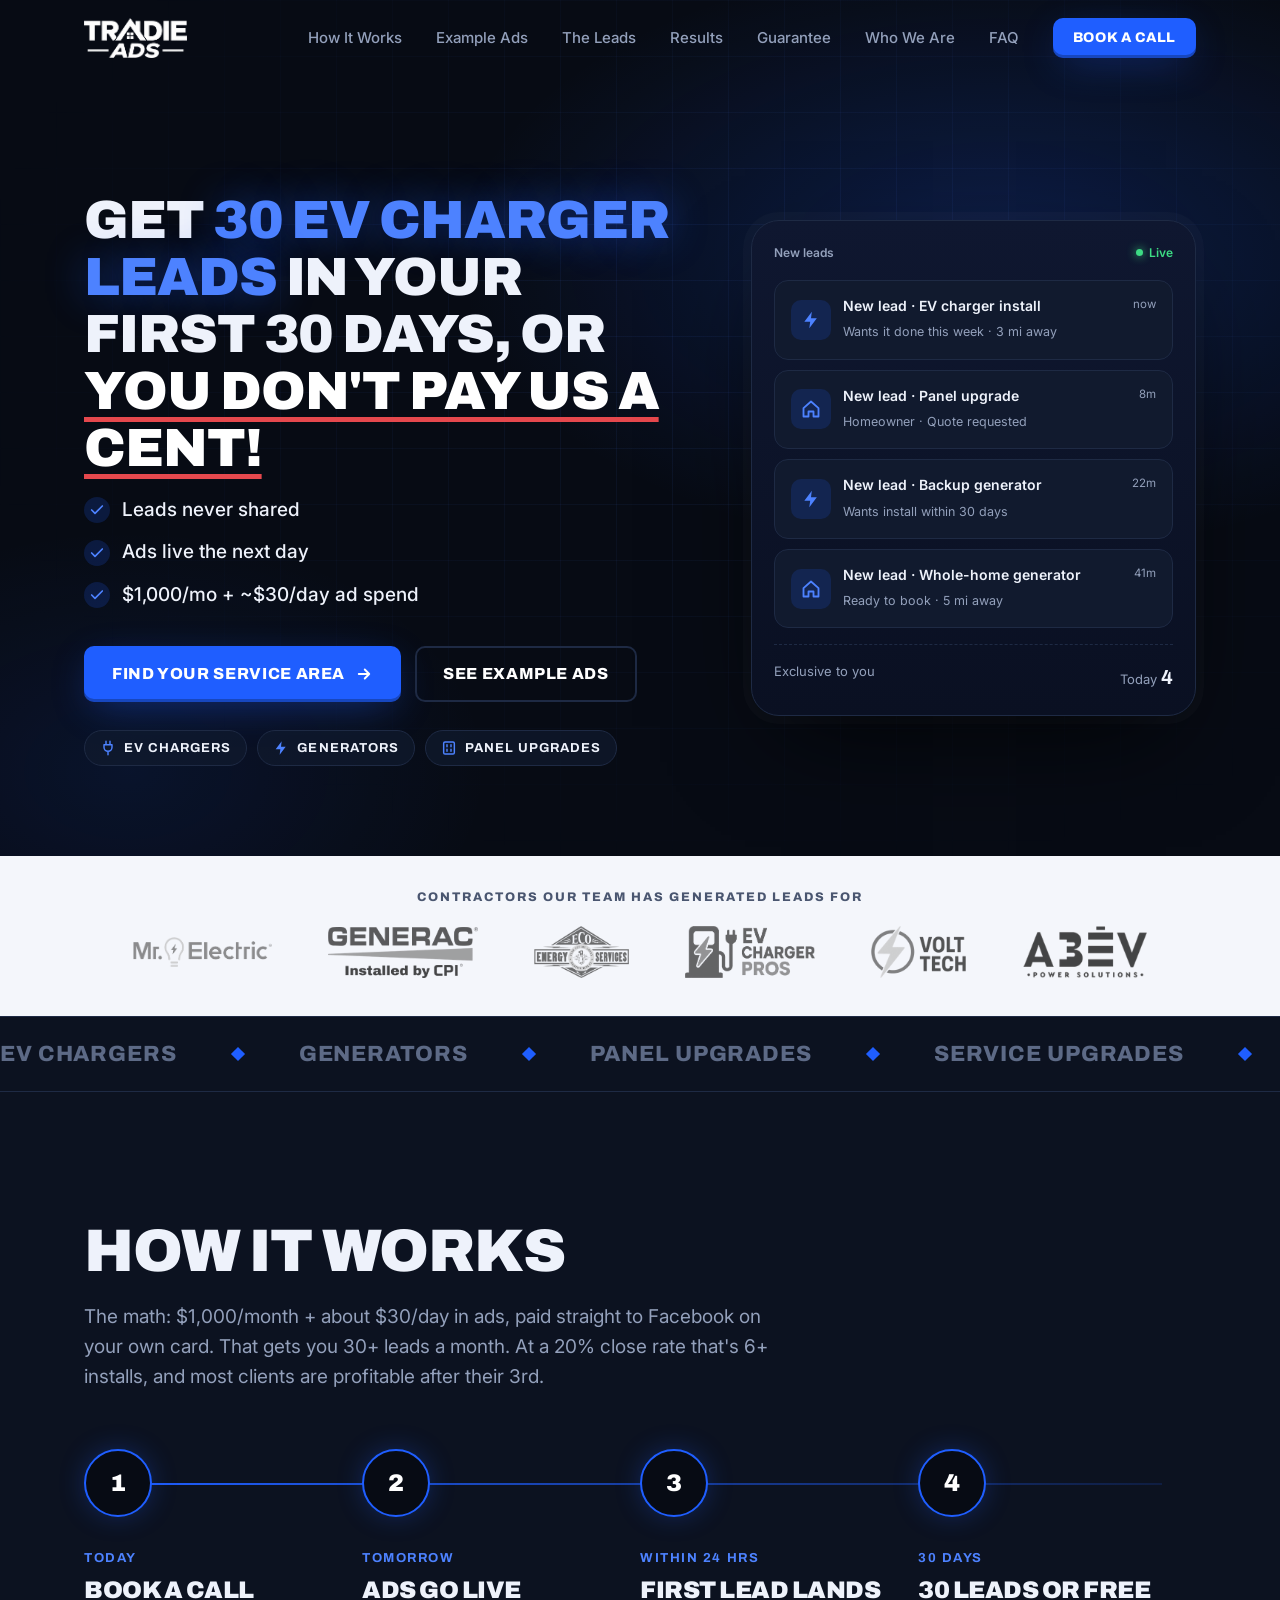
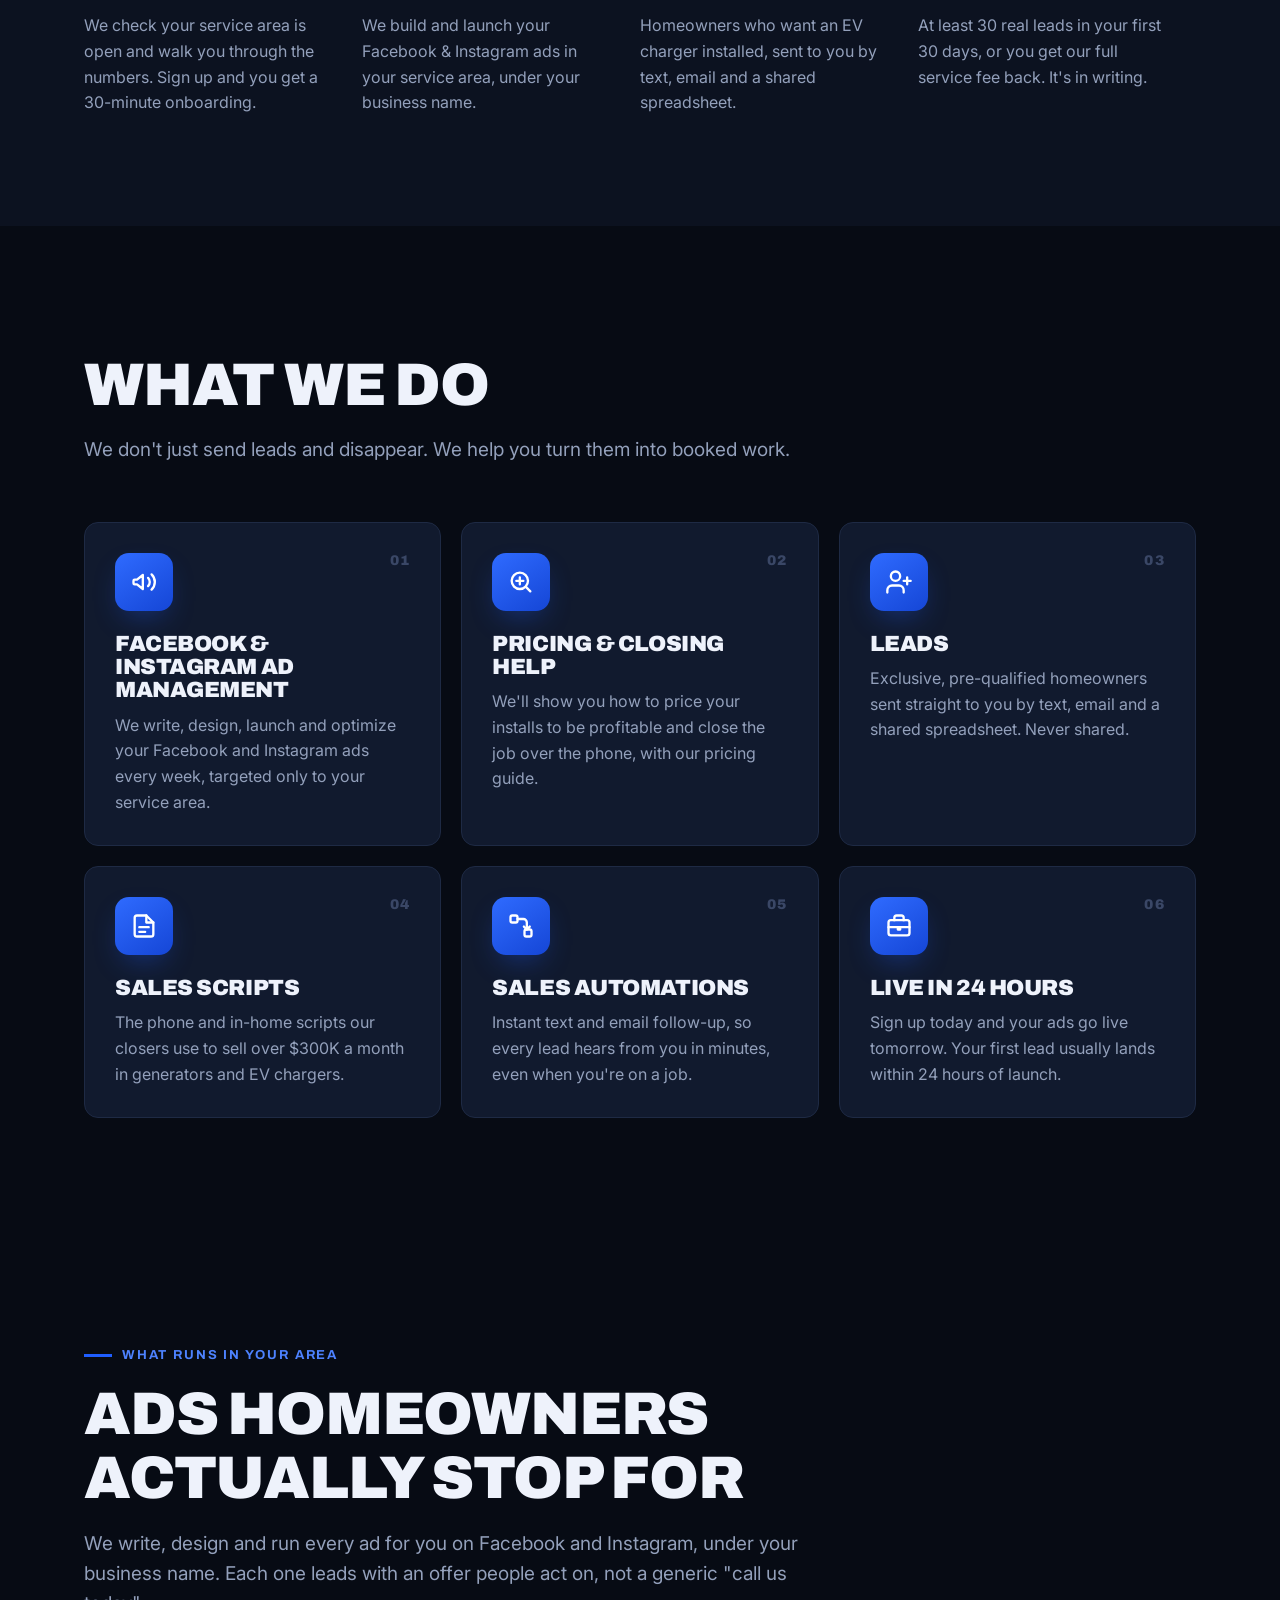
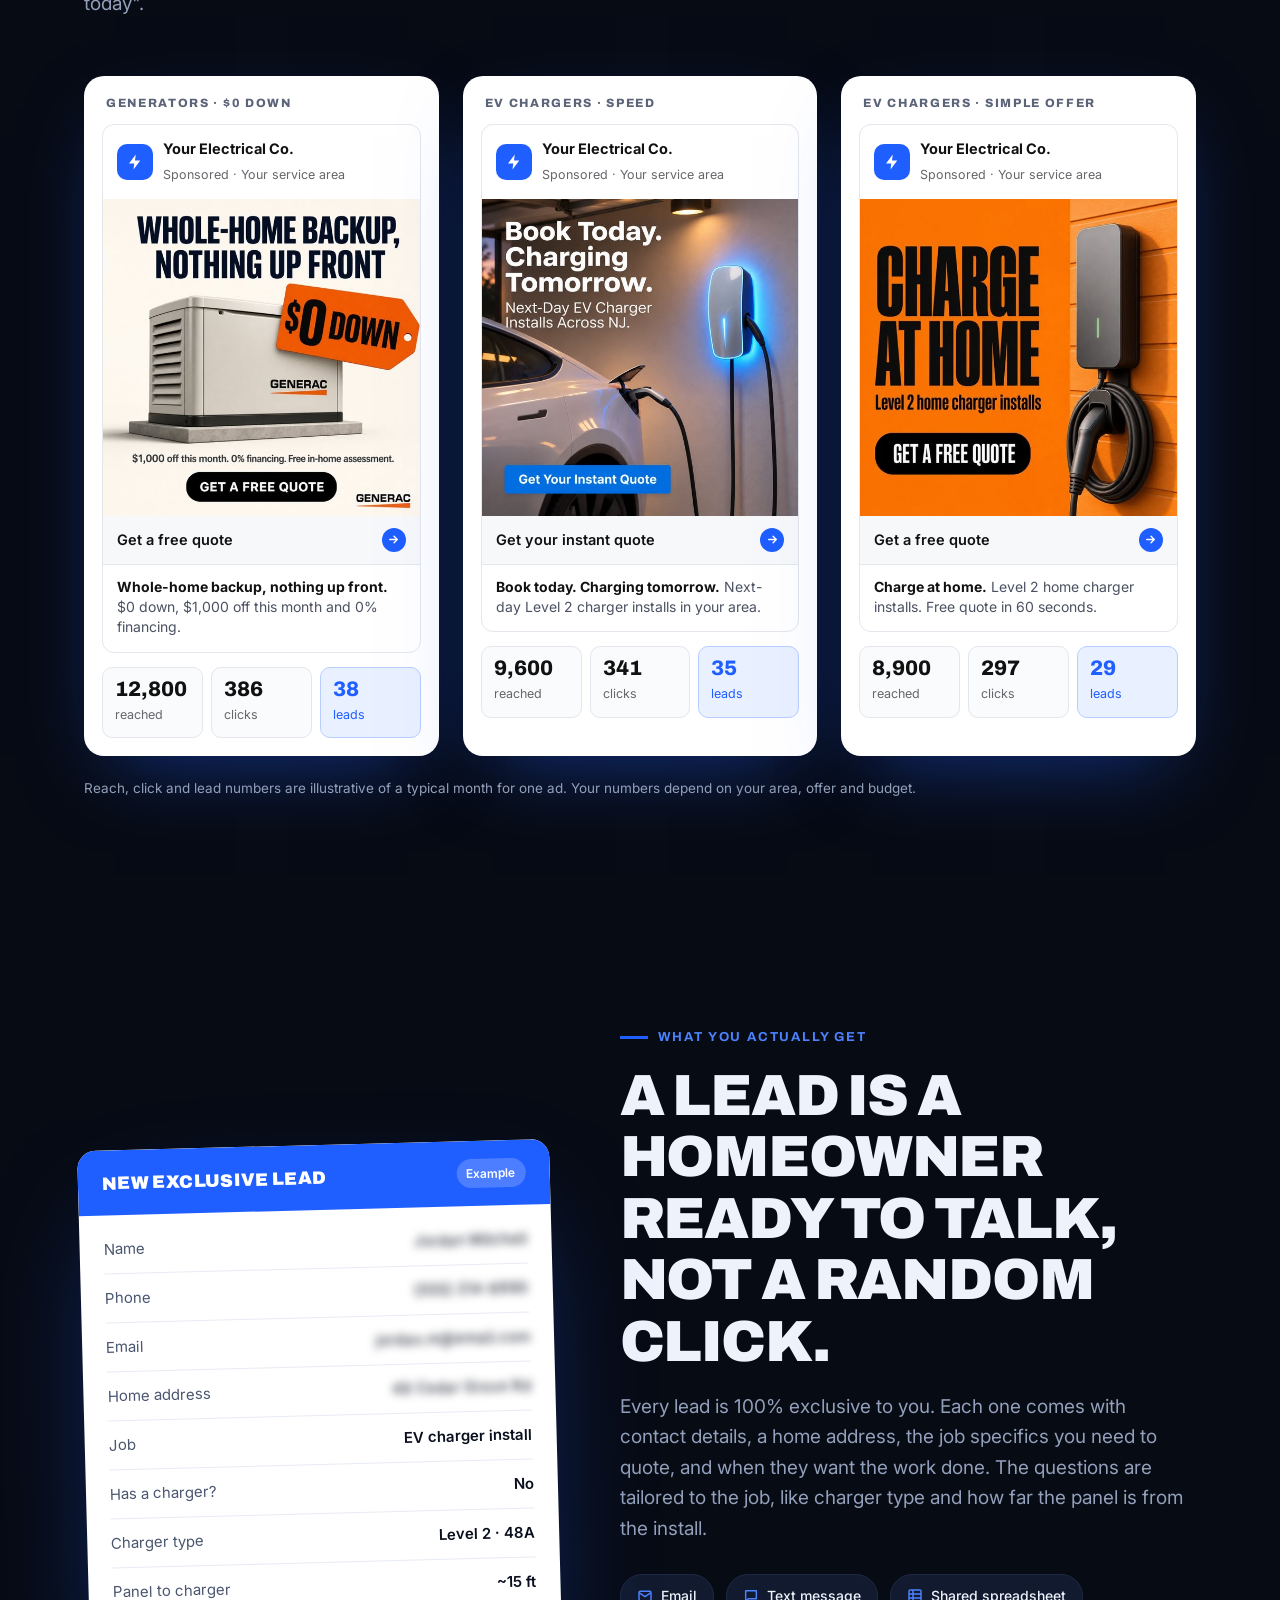
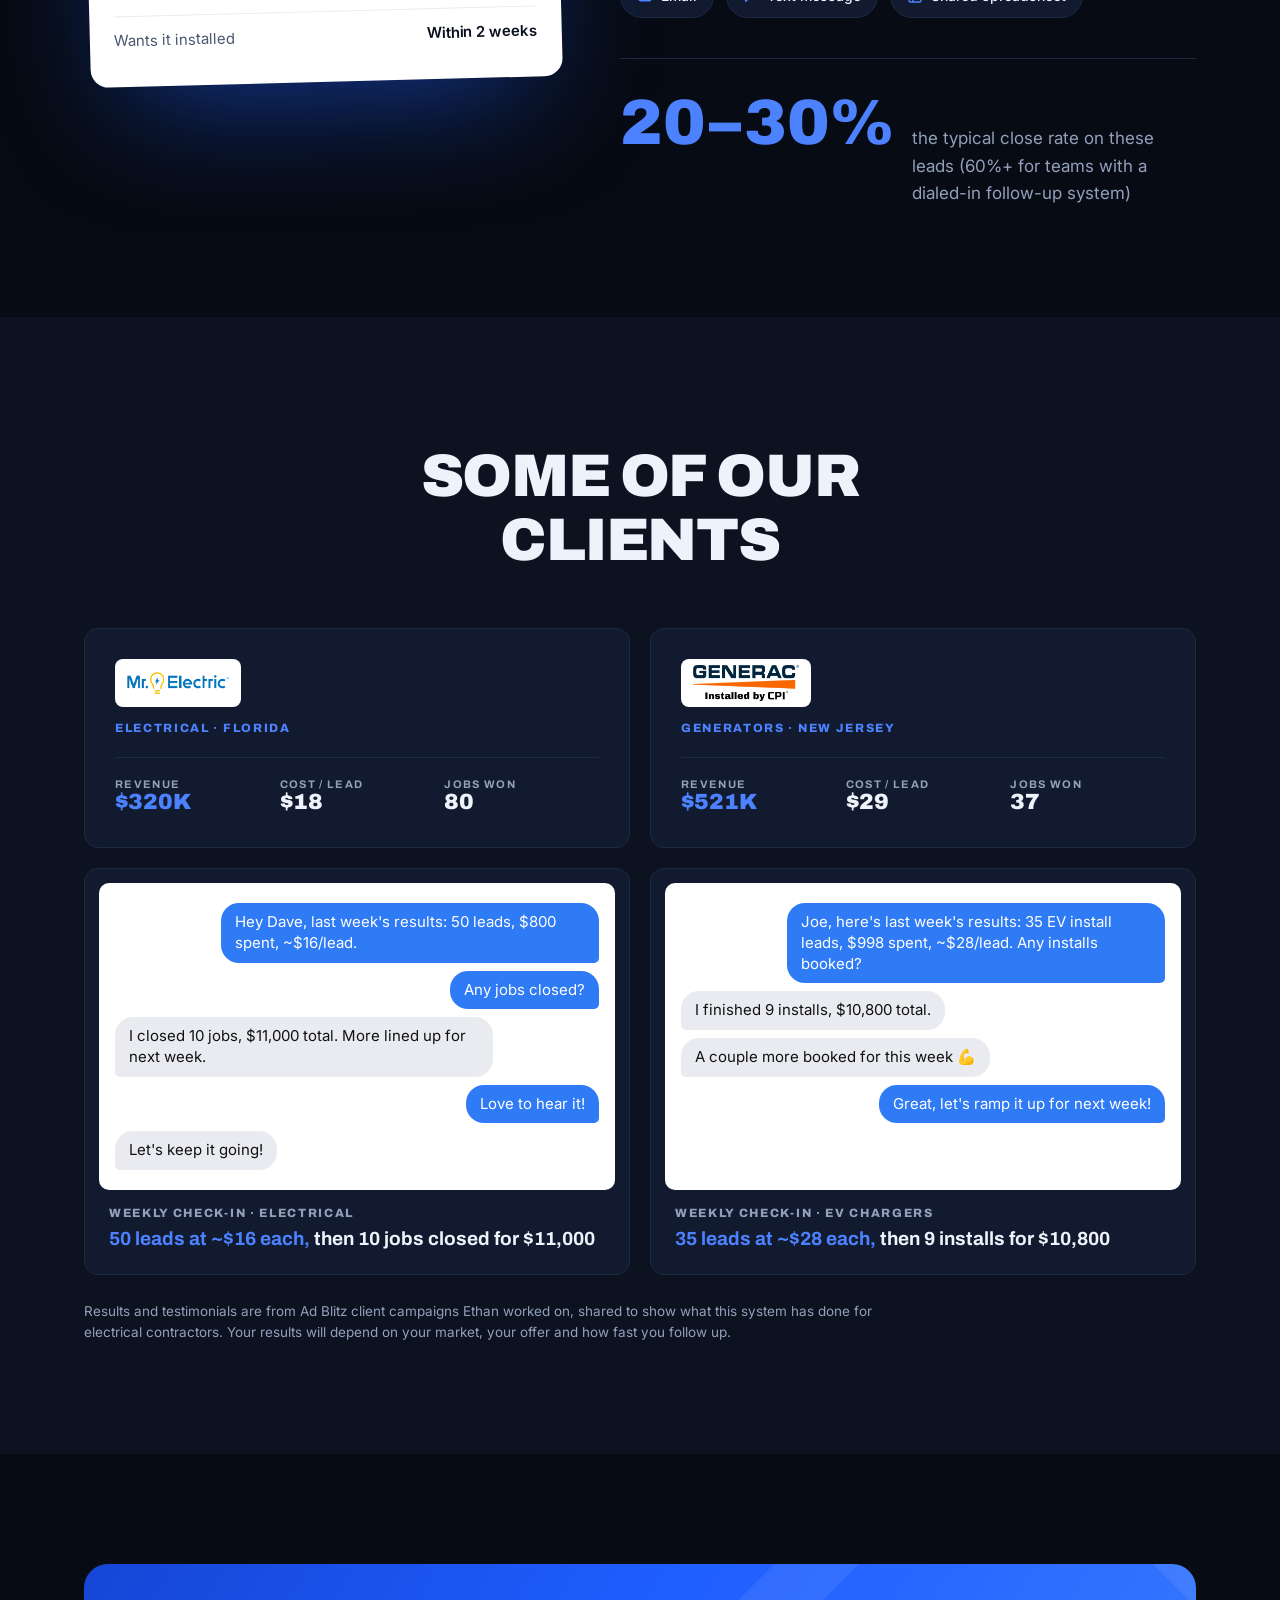
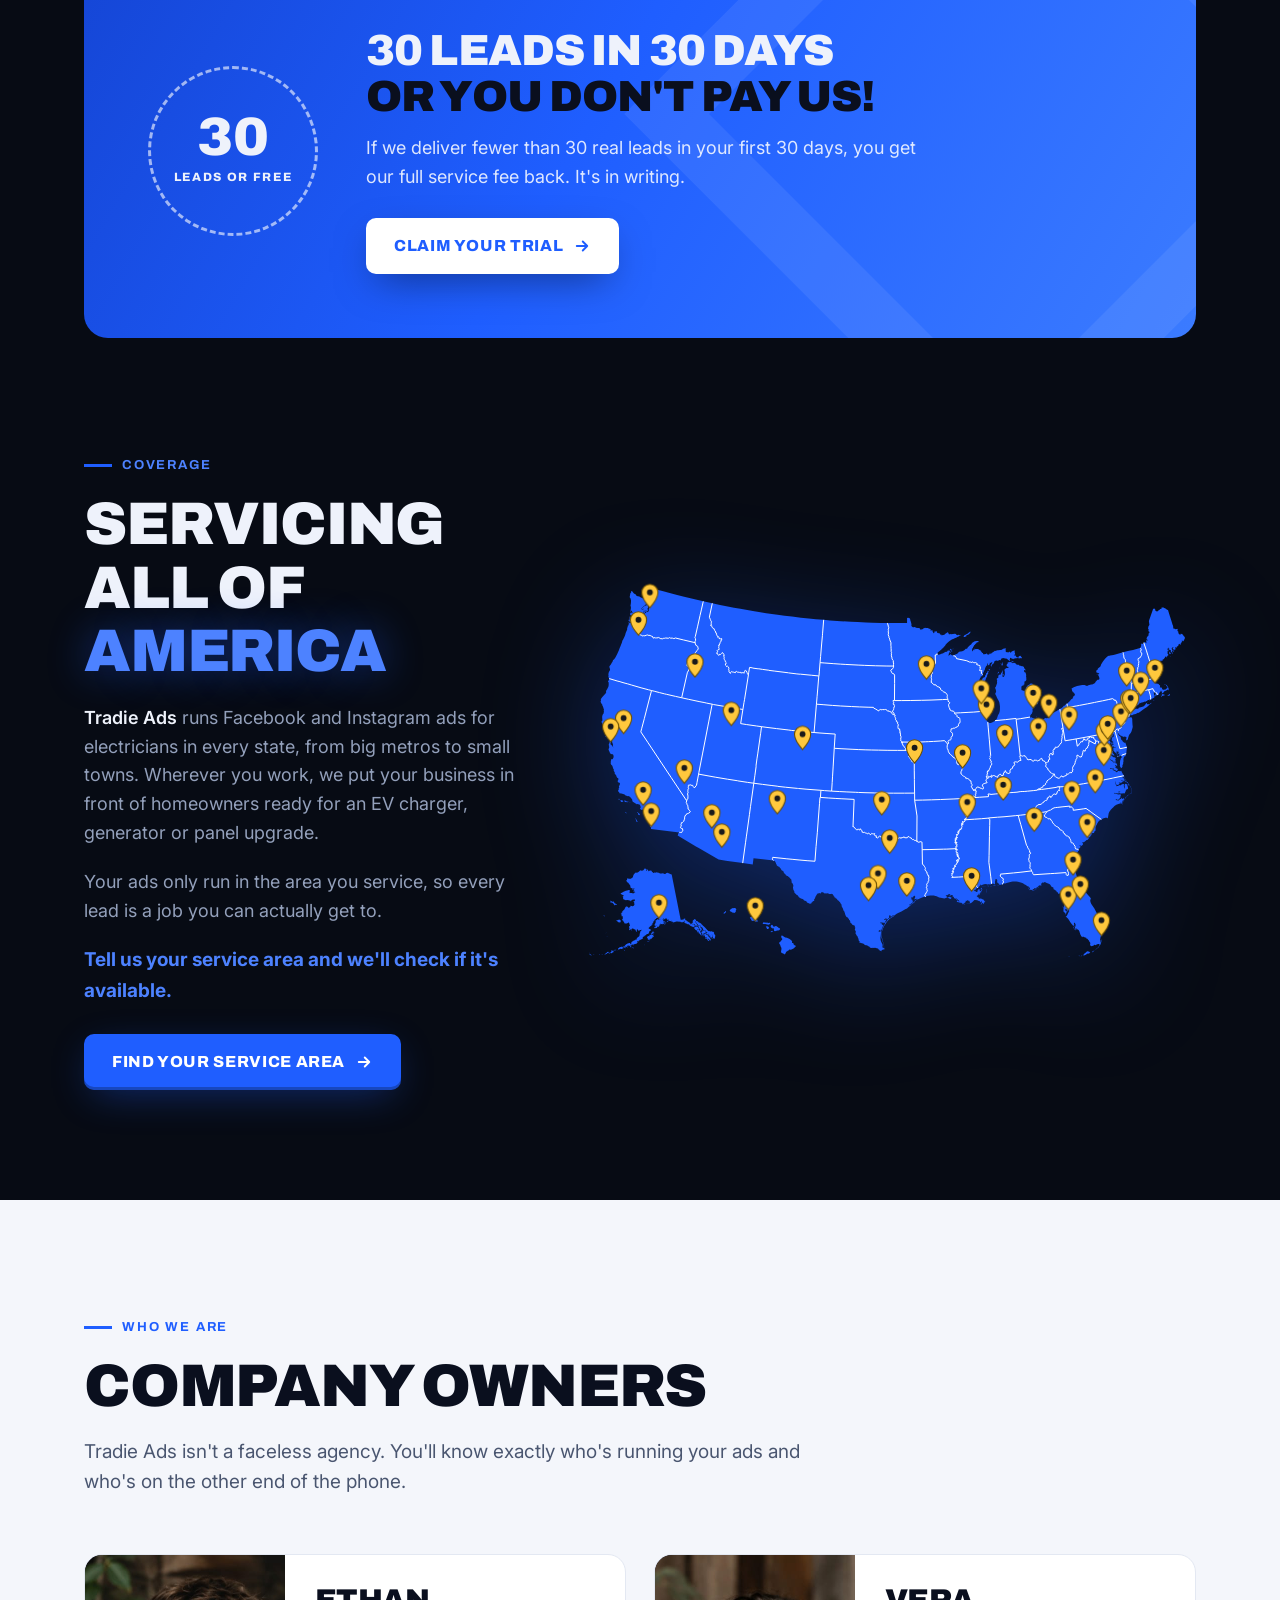
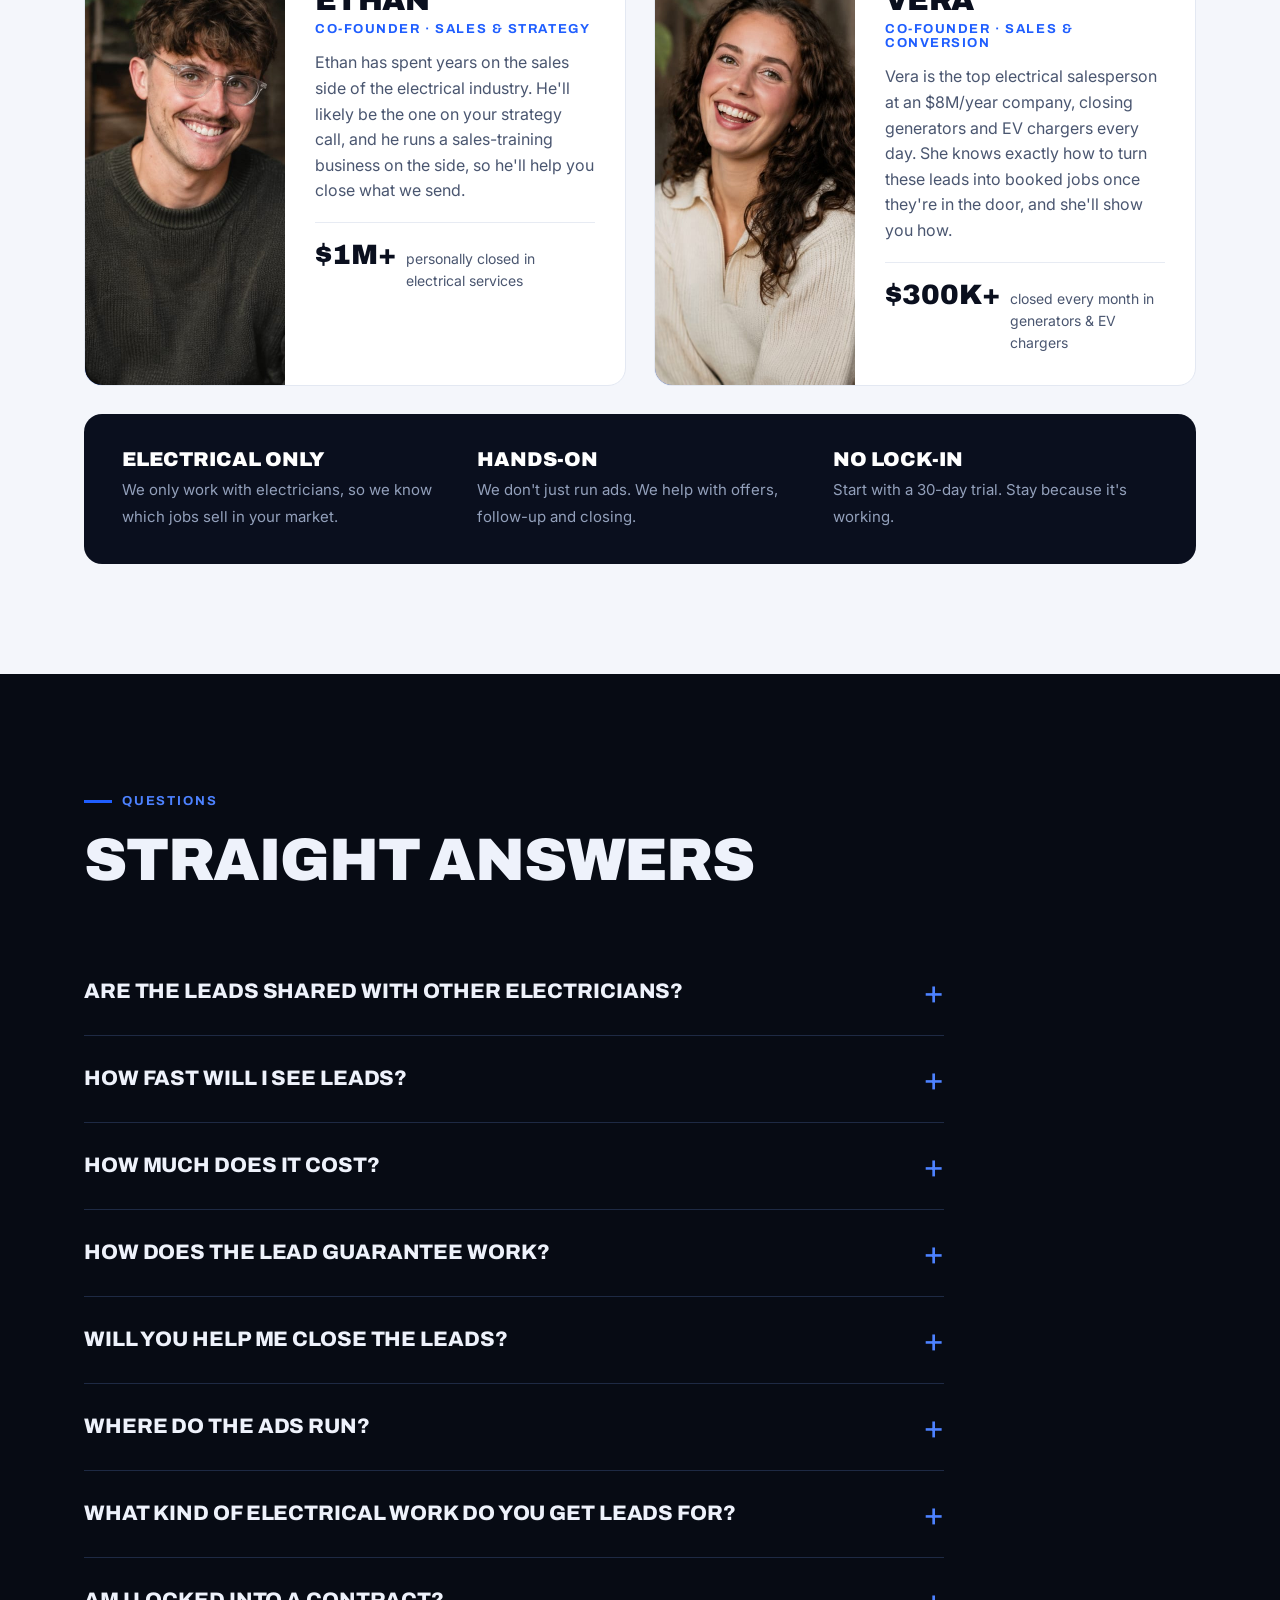
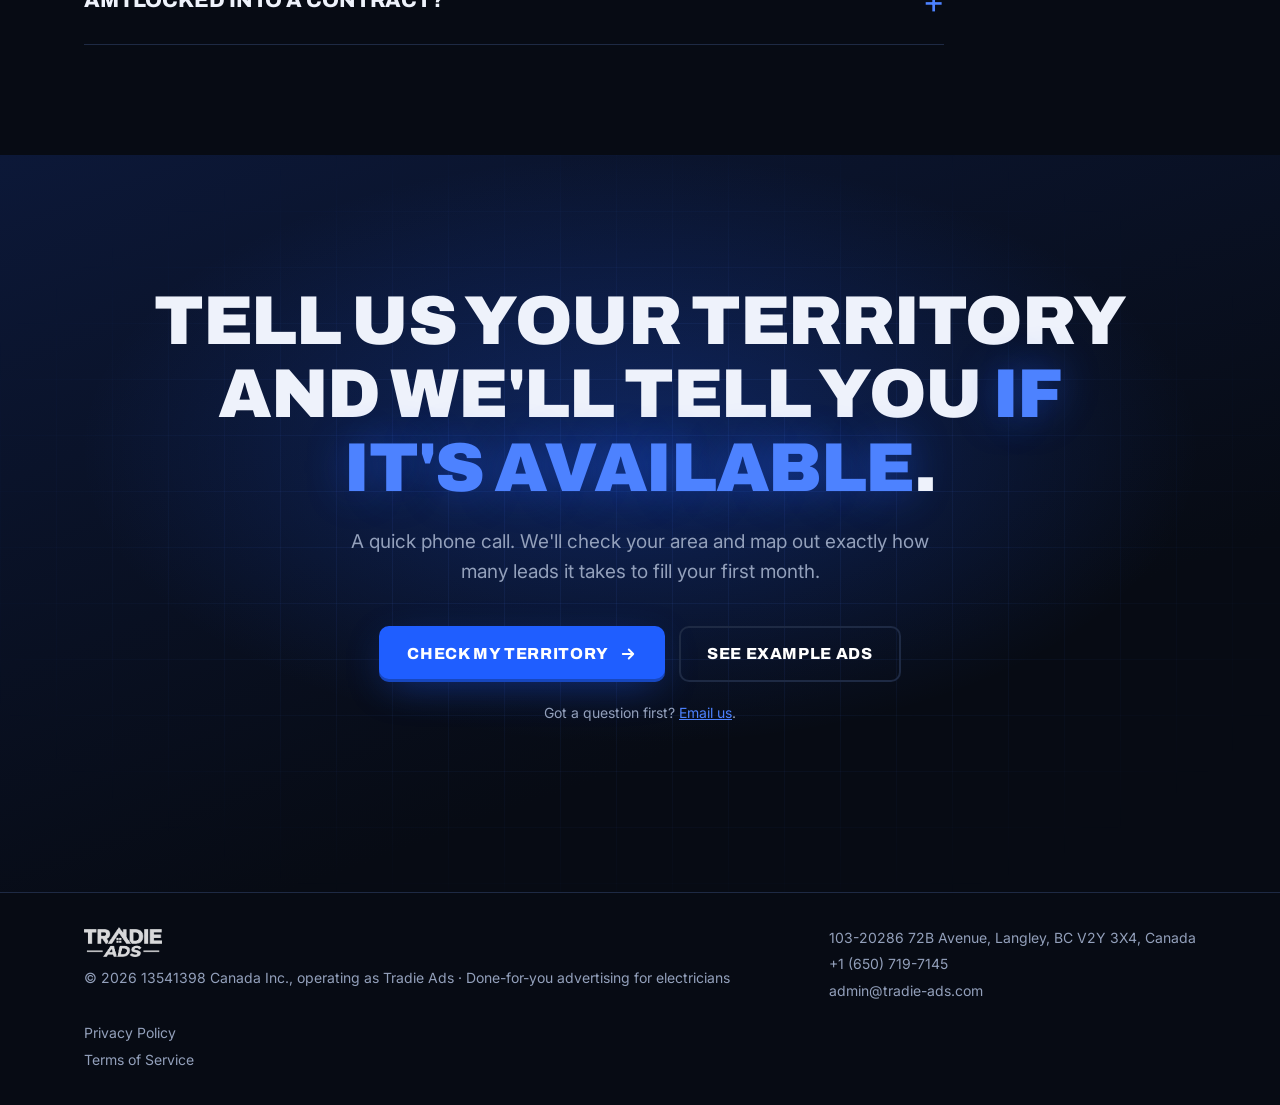
<file: index.html>
<!doctype html>
<html lang="en">
<head>
<meta charset="utf-8">
<meta name="viewport" content="width=device-width, initial-scale=1, viewport-fit=cover">
<title>Tradie Ads</title>
<meta name="description" content="Done-for-you local ads that put exclusive, ready-to-book leads in front of electricians. 30 leads in 30 days or you don't pay us.">
<link rel="icon" type="image/png" sizes="32x32" href="assets/favicon-32.png">
<link rel="icon" type="image/png" sizes="192x192" href="assets/favicon-192.png">
<link rel="apple-touch-icon" href="assets/apple-touch-icon.png">
<meta name="theme-color" content="#070b14">
<link rel="preconnect" href="https://fonts.googleapis.com">
<link rel="preconnect" href="https://fonts.gstatic.com" crossorigin>
<link href="https://fonts.googleapis.com/css2?family=Archivo:wght@400;500;600;700;800;900&family=Inter:wght@400;500;600&display=swap" rel="stylesheet">
<style>
  /* ============ EDIT THESE ============ */
  /* Booking link + contact email are set in the <script> at the bottom. */

  :root {
    --bg: #070b14;
    --bg-2: #0c1220;
    --panel: #111a2e;
    --line: #1e2a44;
    --text: #eef2fb;
    --muted: #93a0bb;
    --blue: #1f5eff;
    --blue-hi: #4d82ff;
    --blue-glow: rgba(31, 94, 255, .45);
    --light-bg: #f4f6fb;
    --light-text: #0a0f1e;
    --light-muted: #4a5670;
    --radius: 14px;
    --max: 1160px;
  }
  * { box-sizing: border-box; margin: 0; padding: 0; }
  html { scroll-behavior: smooth; }
  body {
    background: var(--bg);
    color: var(--text);
    font: 400 17px/1.6 Inter, system-ui, sans-serif;
    -webkit-font-smoothing: antialiased;
    overflow-x: hidden;
  }
  img { max-width: 100%; display: block; }
  a { color: inherit; }
  h1, h2, h3, .display {
    font-family: Archivo, Inter, sans-serif;
    font-weight: 900;
    letter-spacing: -0.02em;
    line-height: 1.06;
  }
  .wrap { max-width: var(--max); margin: 0 auto; padding: 0 24px; }
  .eyebrow {
    display: inline-flex; align-items: center; gap: 10px;
    font: 700 13px/1 Archivo, sans-serif; letter-spacing: .14em; text-transform: uppercase;
    color: var(--blue-hi);
  }
  .eyebrow::before { content: ""; width: 28px; height: 3px; background: var(--blue); }
  section { padding: 110px 0; }
  .section-head { max-width: 720px; margin-bottom: 56px; }
  .section-head h2 { font-size: clamp(36px, 5vw, 60px); margin-top: 18px; text-transform: uppercase; }
  .section-head p { color: var(--muted); font-size: 19px; margin-top: 18px; }
  .section-head.center { margin-left: auto; margin-right: auto; text-align: center; }

  .btn {
    display: inline-flex; align-items: center; gap: 10px;
    font: 800 16px/1 Archivo, sans-serif; letter-spacing: .04em; text-transform: uppercase;
    padding: 19px 28px; border-radius: 10px; text-decoration: none;
    background: var(--blue); color: #fff; border: 0; cursor: pointer;
    box-shadow: 0 10px 40px -10px var(--blue-glow), inset 0 -3px 0 rgba(0,0,0,.25);
    transition: transform .15s ease, background .15s ease, box-shadow .15s ease;
  }
  .btn:hover { background: var(--blue-hi); transform: translateY(-2px); box-shadow: 0 16px 50px -10px var(--blue-glow), inset 0 -3px 0 rgba(0,0,0,.25); }
  .btn svg { width: 18px; height: 18px; }
  .btn-ghost { background: transparent; box-shadow: inset 0 0 0 2px var(--line); }
  .btn-ghost:hover { background: rgba(255,255,255,.04); box-shadow: inset 0 0 0 2px var(--blue); }

  /* ---------- NAV ---------- */
  nav {
    position: fixed; inset: 0 0 auto 0; z-index: 50;
    transition: background .25s ease, border-color .25s ease;
    border-bottom: 1px solid transparent;
  }
  nav.scrolled { background: rgba(7, 11, 20, .88); backdrop-filter: blur(12px); border-color: var(--line); }
  nav .wrap { display: flex; align-items: center; justify-content: space-between; height: 76px; }
  nav .logo img { height: 40px; width: auto; }
  nav ul { display: flex; gap: 34px; list-style: none; align-items: center; }
  nav ul a { text-decoration: none; color: var(--muted); font-weight: 500; font-size: 15px; transition: color .15s; }
  nav ul a:hover { color: var(--text); }
  nav .btn { padding: 13px 20px; font-size: 14px; }

  /* ---------- HERO ---------- */
  .hero {
    position: relative; padding: 170px 0 90px; overflow: hidden;
    background:
      radial-gradient(900px 500px at 78% 30%, rgba(31,94,255,.22), transparent 60%),
      radial-gradient(600px 400px at 10% 90%, rgba(31,94,255,.10), transparent 60%),
      var(--bg);
  }
  .hero::before { /* blueprint grid */
    content: ""; position: absolute; inset: 0; pointer-events: none;
    background-image:
      linear-gradient(rgba(77,130,255,.07) 1px, transparent 1px),
      linear-gradient(90deg, rgba(77,130,255,.07) 1px, transparent 1px);
    background-size: 56px 56px;
    mask-image: radial-gradient(ellipse at 60% 40%, #000 20%, transparent 75%);
  }
  .hero .wrap { position: relative; display: grid; grid-template-columns: 1.15fr .85fr; gap: 64px; align-items: center; }
  .hero h1 { font-size: clamp(34px, 4.2vw, 56px); text-transform: uppercase; margin: 22px 0 18px; }
  .hero .sub { font: 700 clamp(18px, 2vw, 23px)/1.35 Archivo, sans-serif; color: var(--text); margin-bottom: 22px; }
  .hero .sub em { font-style: normal; color: var(--blue-hi); }
  .hero h1 .hl { color: var(--blue-hi); text-shadow: 0 0 40px var(--blue-glow); }
  .hero h1 .ul-red { color: #fff; text-decoration: underline; text-decoration-color: #e5484d; text-decoration-thickness: .09em; text-underline-offset: .14em; text-decoration-skip-ink: none; }
  .hero .points { list-style: none; display: grid; gap: 12px; }
  .hero .points li { display: flex; align-items: center; gap: 12px; font-size: 19px; font-weight: 500; }
  .hero .points svg { flex: none; width: 26px; height: 26px; padding: 5px; border-radius: 50%; background: rgba(31,94,255,.18); color: var(--blue-hi); }
  .hero .ctas { display: flex; gap: 14px; flex-wrap: wrap; margin-top: 36px; }
  .hero .services { display: flex; gap: 10px; flex-wrap: wrap; margin-top: 28px; }
  .hero .services span { display: inline-flex; align-items: center; gap: 8px; padding: 9px 15px; border: 1px solid var(--line); border-radius: 99px; background: rgba(17,26,46,.7); font: 700 13px Archivo, sans-serif; letter-spacing: .08em; text-transform: uppercase; }
  .hero .services svg { width: 16px; height: 16px; color: var(--blue-hi); }

  /* lead notification stack */
  .phone {
    position: relative; background: linear-gradient(180deg, #0f1730, #0a1022);
    border: 1px solid var(--line); border-radius: 28px; padding: 22px;
    box-shadow: 0 40px 100px -30px rgba(0,0,0,.8), 0 0 0 8px rgba(255,255,255,.02);
  }
  .phone-top { display: flex; justify-content: space-between; color: var(--muted); font-size: 12px; margin-bottom: 18px; font-weight: 600; }
  .phone-top .live { color: #3ddc84; display: inline-flex; align-items: center; gap: 6px; }
  .phone-top .live::before { content: ""; width: 7px; height: 7px; border-radius: 50%; background: #3ddc84; box-shadow: 0 0 10px #3ddc84; animation: pulse 1.6s infinite; }
  @keyframes pulse { 50% { opacity: .35; } }
  .notif {
    background: var(--panel); border: 1px solid var(--line); border-radius: 14px;
    padding: 14px 16px; display: grid; grid-template-columns: 40px 1fr auto; gap: 12px; align-items: center;
    margin-bottom: 10px; opacity: 0; transform: translateY(14px);
    animation: drop .6s cubic-bezier(.2,.8,.2,1) forwards;
  }
  .notif:nth-child(2) { animation-delay: .5s; }
  .notif:nth-child(3) { animation-delay: 1.1s; }
  .notif:nth-child(4) { animation-delay: 1.7s; }
  @keyframes drop { to { opacity: 1; transform: none; } }
  .notif .ic { width: 40px; height: 40px; border-radius: 10px; background: rgba(31,94,255,.16); display: grid; place-items: center; color: var(--blue-hi); }
  .notif .ic svg { width: 20px; height: 20px; }
  .notif b { display: block; font-size: 14px; font-weight: 600; }
  .notif small { color: var(--muted); font-size: 12.5px; }
  .notif time { color: var(--muted); font-size: 11.5px; align-self: start; }
  .phone-foot { margin-top: 16px; padding-top: 16px; border-top: 1px dashed var(--line); display: flex; justify-content: space-between; font-size: 13px; color: var(--muted); }
  .phone-foot b { color: var(--text); font-family: Archivo; font-size: 20px; }

  /* ---------- CLIENT LOGOS ---------- */
  .clients { background: var(--light-bg); color: var(--light-muted); padding: 34px 0 38px; }
  .clients p { text-align: center; font: 800 12.5px Archivo, sans-serif; letter-spacing: .16em; text-transform: uppercase; margin-bottom: 22px; }
  .logo-row { display: flex; flex-wrap: wrap; justify-content: center; align-items: center; gap: 22px 56px; }
  .logo-row img { height: 52px; width: auto; max-width: 150px; object-fit: contain; filter: grayscale(1); opacity: .72; transition: filter .2s, opacity .2s; }
  .logo-row img.wide { height: 30px; max-width: 160px; }
  .logo-row img:hover { filter: none; opacity: 1; }
  @media (max-width: 620px) {
    .logo-row { gap: 20px 32px; }
    .logo-row img { height: 40px; max-width: 120px; }
    .logo-row img.wide { height: 24px; }
  }

  /* ---------- TRADES MARQUEE ---------- */
  .trades { border-block: 1px solid var(--line); background: var(--bg-2); padding: 26px 0; overflow: hidden; }
  .trades .track { display: flex; gap: 56px; width: max-content; animation: scroll 38s linear infinite; }
  .trades span { font: 800 22px/1 Archivo, sans-serif; text-transform: uppercase; letter-spacing: .04em; color: #5d6a86; white-space: nowrap; display: inline-flex; align-items: center; gap: 56px; }
  .trades span::after { content: ""; width: 10px; height: 10px; background: var(--blue); transform: rotate(45deg); }
  @keyframes scroll { to { transform: translateX(-50%); } }

  /* ---------- PROBLEM / OFFER ---------- */
  .split { display: grid; grid-template-columns: 1fr 1fr; gap: 24px; }
  .card {
    background: var(--panel); border: 1px solid var(--line); border-radius: var(--radius); padding: 36px;
  }
  .card h3 { font-size: 26px; text-transform: uppercase; margin-bottom: 18px; }
  .card ul { list-style: none; display: grid; gap: 14px; }
  .card li { display: grid; grid-template-columns: 22px 1fr; gap: 12px; color: var(--muted); }
  .card li svg { width: 22px; height: 22px; margin-top: 2px; }
  .card.bad li svg { color: #ff5d5d; }
  .card.good { border-color: rgba(31,94,255,.5); background: linear-gradient(180deg, rgba(31,94,255,.12), var(--panel) 60%); }
  .card.good li { color: var(--text); }
  .card.good li svg { color: var(--blue-hi); }

  /* ---------- PROCESS ---------- */
  .process { background: var(--bg-2); }
  .steps { display: grid; grid-template-columns: repeat(4, 1fr); gap: 0; position: relative; counter-reset: s; }
  .steps::before { content: ""; position: absolute; top: 34px; left: 34px; right: 34px; height: 2px; background: linear-gradient(90deg, var(--blue), rgba(31,94,255,.15)); }
  .step { position: relative; padding-right: 28px; }
  .step .num {
    width: 68px; height: 68px; border-radius: 50%; display: grid; place-items: center;
    background: var(--bg); border: 2px solid var(--blue); font: 900 24px Archivo; color: #fff;
    box-shadow: 0 0 30px -6px var(--blue-glow); position: relative; margin-bottom: 26px;
  }
  .step .when { font: 700 13px Archivo; letter-spacing: .12em; text-transform: uppercase; color: var(--blue-hi); }
  .step h3 { font-size: 24px; text-transform: uppercase; margin: 8px 0 10px; }
  .step p { color: var(--muted); font-size: 16px; }

  /* ---------- CREATIVE EXAMPLES ---------- */
  .cx-grid { display: grid; grid-template-columns: repeat(3, 1fr); gap: 24px; }
  .cx { margin: 0; background: #fff; color: #111; border-radius: 20px; padding: 18px; box-shadow: 0 30px 80px -30px rgba(31,94,255,.5); display: flex; flex-direction: column; }
  .cx-label { font: 800 12px Archivo, sans-serif; letter-spacing: .14em; text-transform: uppercase; color: #5b6478; margin: 2px 4px 14px; }
  .cx-post { border: 1px solid #e3e6ec; border-radius: 12px; overflow: hidden; }
  .cx-head { display: flex; align-items: center; gap: 10px; padding: 12px 14px; }
  .cx-head .av { width: 36px; height: 36px; border-radius: 10px; background: var(--blue); display: grid; place-items: center; color: #fff; flex: none; }
  .cx-head .av svg { width: 18px; height: 18px; }
  .cx-head b { display: block; font-size: 14.5px; }
  .cx-head small { color: #65676b; font-size: 12.5px; }
  .cx-post img { width: 100%; height: auto; aspect-ratio: 1; display: block; }
  .cx-cta { display: flex; justify-content: space-between; align-items: center; padding: 12px 14px; background: #f7f8fa; border-bottom: 1px solid #e3e6ec; font-weight: 600; font-size: 14.5px; }
  .cx-cta i { width: 24px; height: 24px; border-radius: 50%; background: var(--blue); color: #fff; display: grid; place-items: center; }
  .cx-cta i svg { width: 13px; height: 13px; }
  .cx-copy { padding: 12px 14px 14px; font-size: 14px; color: #4b5161; line-height: 1.45; }
  .cx-copy b { color: #111; }
  .cx-stats { display: grid; grid-template-columns: repeat(3, 1fr); gap: 8px; margin-top: 14px; }
  .cx-stats div { border: 1px solid #e3e6ec; border-radius: 10px; padding: 10px 12px; background: #fafbfc; }
  .cx-stats b { display: block; font: 800 21px Archivo, sans-serif; color: #111; }
  .cx-stats small { font-size: 12.5px; color: #65676b; }
  .cx-stats .lead { background: #e9f0ff; border-color: #b9ceff; }
  .cx-stats .lead b, .cx-stats .lead small { color: var(--blue); }
  .cx-note { margin-top: 22px; color: var(--muted); font-size: 13.5px; }
  @media (max-width: 980px) { .cx-grid { grid-template-columns: 1fr; max-width: 460px; margin: 0 auto; } }

  /* ---------- LEAD ANATOMY ---------- */
  .lead-grid { display: grid; grid-template-columns: .9fr 1.1fr; gap: 64px; align-items: center; }
  .lead-card {
    background: #fff; color: var(--light-text); border-radius: 18px; overflow: hidden;
    box-shadow: 0 50px 120px -40px rgba(31,94,255,.55);
    transform: rotate(-1.5deg);
  }
  .lead-card header { background: var(--blue); color: #fff; padding: 18px 24px; display: flex; justify-content: space-between; align-items: center; }
  .lead-card header b { font: 900 18px Archivo; text-transform: uppercase; letter-spacing: .02em; }
  .lead-card header span { font-size: 12px; font-weight: 600; background: rgba(255,255,255,.2); padding: 5px 10px; border-radius: 99px; }
  .lead-card dl { display: grid; grid-template-columns: auto 1fr; padding: 10px 24px 22px; }
  .lead-card dt, .lead-card dd { padding: 12px 0; border-bottom: 1px solid #e7ebf3; font-size: 15px; }
  .lead-card dt { color: var(--light-muted); padding-right: 24px; }
  .lead-card dd { font-weight: 600; text-align: right; }
  .lead-card dl > :nth-last-child(-n+2) { border-bottom: 0; }
  .lead-h2 { font-size: clamp(36px,5vw,58px); text-transform: uppercase; margin-top: 18px; }
  .blur { color: transparent !important; text-shadow: 0 0 8px rgba(10,15,30,.75); user-select: none; }
  .delivery { display: flex; gap: 12px; flex-wrap: wrap; margin-top: 30px; }
  .chip { display: inline-flex; align-items: center; gap: 8px; padding: 10px 16px; border: 1px solid var(--line); border-radius: 99px; font-size: 14px; font-weight: 500; background: var(--panel); }
  .chip svg { width: 16px; height: 16px; color: var(--blue-hi); }
  .bigstat { margin-top: 40px; display: flex; align-items: baseline; gap: 18px; padding-top: 32px; border-top: 1px solid var(--line); }
  .bigstat b { font: 900 64px/1 Archivo; color: var(--blue-hi); }
  .bigstat span { color: var(--muted); max-width: 260px; }

  /* ---------- RESULTS ---------- */
  .results { background: var(--bg-2); }
  .quotes { display: grid; grid-template-columns: repeat(3, 1fr); gap: 20px; }
  .quote { background: var(--panel); border: 1px solid var(--line); border-radius: var(--radius); padding: 30px; display: flex; flex-direction: column; }
  .quote .tag { font: 800 12px Archivo; letter-spacing: .14em; text-transform: uppercase; color: var(--blue-hi); }
  .quote .top { display: flex; flex-direction: column; align-items: flex-start; gap: 14px; }
  .quote .badge { background: #fff; border-radius: 8px; padding: 0 12px; height: 48px; display: flex; align-items: center; }
  .quote .badge img { height: 36px; width: auto; max-width: 130px; object-fit: contain; }
  .quote .badge img.wide { height: 22px; }
  .quote blockquote { font-size: 17.5px; line-height: 1.6; margin: 18px 0 22px; flex: 1; }
  .quote blockquote::before { content: "\201C"; display: block; font: 900 54px/0.6 Archivo; color: var(--blue); margin-bottom: 14px; }
  .quote cite { font-style: normal; font-weight: 600; font-size: 15px; }
  .quote cite span { display: block; color: var(--muted); font-weight: 400; font-size: 14px; }
  .quote .nums { display: grid; grid-template-columns: repeat(3, 1fr); gap: 10px; margin-top: 22px; padding-top: 20px; border-top: 1px solid var(--line); }
  .quote .nums small { display: block; font: 700 11px Archivo; letter-spacing: .12em; text-transform: uppercase; color: var(--muted); }
  .quote .nums b { font: 900 22px Archivo; }
  .quote .nums .rev b { color: var(--blue-hi); }

  .quotes { grid-template-columns: repeat(2, 1fr) !important; }
  .chats { display: grid; grid-template-columns: repeat(2, 1fr); gap: 20px; margin-top: 20px; }
  .chat { background: var(--panel); border: 1px solid var(--line); border-radius: var(--radius); padding: 14px; display: flex; flex-direction: column; margin: 0; }
  .thread { background: #fff; border-radius: 10px; padding: 20px 16px; display: flex; flex-direction: column; gap: 8px; flex: 1; }
  .bubble { max-width: 78%; padding: 9px 14px; border-radius: 18px; font-size: 15px; line-height: 1.38; }
  .bubble.out { align-self: flex-end; background: #2f7bf5; color: #fff; border-bottom-right-radius: 5px; }
  .bubble.in { align-self: flex-start; background: #e9ebf0; color: #111; border-bottom-left-radius: 5px; }
  .chat figcaption { padding: 16px 10px 8px; font: 700 19px/1.35 Archivo; }
  .chat figcaption .who { display: block; font: 800 12px Archivo; letter-spacing: .14em; text-transform: uppercase; color: var(--muted); margin-bottom: 6px; }
  .chat figcaption em { font-style: normal; color: var(--blue-hi); }
  .disclosure { margin-top: 26px; color: var(--muted); font-size: 13.5px; max-width: 820px; }

  /* ---------- GUARANTEE ---------- */
  .guarantee { padding: 110px 0 0; }
  @media (max-width: 980px) { .guarantee { padding-top: 80px; } }
  .g-box {
    position: relative; overflow: hidden; border-radius: 24px;
    background: linear-gradient(120deg, #1546d6, #1f5eff 45%, #3b7bff);
    padding: 64px; display: grid; grid-template-columns: auto 1fr; gap: 48px; align-items: center;
  }
  .g-box .btn-row { margin-top: 26px; }
  .g-box::after { content: ""; position: absolute; right: -80px; top: -120px; width: 420px; height: 420px; border: 60px solid rgba(255,255,255,.07); transform: rotate(45deg); }
  .seal {
    width: 170px; height: 170px; border-radius: 50%; border: 3px dashed rgba(255,255,255,.6);
    display: grid; place-items: center; text-align: center; position: relative; z-index: 1;
  }
  .seal b { font: 900 54px/0.9 Archivo; display: block; }
  .seal small { font: 800 12px Archivo; letter-spacing: .14em; text-transform: uppercase; }
  .g-box h2 { font-size: clamp(28px, 3.4vw, 46px); text-transform: uppercase; position: relative; z-index: 1; }
  .g-box h2 span { display: block; color: #0a0f1e; }
  .g-box p { font-size: 18px; margin-top: 14px; color: rgba(255,255,255,.85); max-width: 560px; position: relative; z-index: 1; }
  .g-box .btn { background: #fff; color: var(--blue); position: relative; z-index: 1; box-shadow: 0 14px 40px -12px rgba(0,0,0,.5); }
  .g-box .btn:hover { background: #eef3ff; }

  /* ---------- WHAT WE DO ---------- */
  .svc-grid { display: grid; grid-template-columns: repeat(3, 1fr); gap: 20px; }
  .svc { background: var(--panel); border: 1px solid var(--line); border-radius: var(--radius); padding: 30px; transition: border-color .2s, transform .2s; }
  .svc:hover { border-color: rgba(31,94,255,.6); transform: translateY(-4px); }
  .svc .ico { width: 58px; height: 58px; border-radius: 14px; background: linear-gradient(145deg, #2f6bff, #1546d6); display: grid; place-items: center; color: #fff; box-shadow: 0 12px 30px -10px var(--blue-glow); margin-bottom: 22px; }
  .svc .ico svg { width: 28px; height: 28px; }
  .svc .num { float: right; font: 900 14px Archivo; color: #3a4766; letter-spacing: .1em; }
  .svc h3 { font-size: 22px; text-transform: uppercase; margin-bottom: 10px; }
  .svc p { color: var(--muted); font-size: 16px; }

  /* ---------- COVERAGE MAP ---------- */
  .coverage .wrap { display: grid; grid-template-columns: .85fr 1.15fr; gap: 56px; align-items: center; }
  .coverage h2 { font-size: clamp(36px, 5vw, 60px); text-transform: uppercase; margin-top: 18px; }
  .coverage h2 .hl { color: var(--blue-hi); text-shadow: 0 0 40px var(--blue-glow); }
  .coverage p { color: var(--muted); font-size: 18px; margin-top: 20px; }
  .coverage p strong { color: var(--text); font-weight: 600; }
  .coverage .callout { color: var(--blue-hi); font-weight: 700; font-size: 19px; }
  .usmap { width: 100%; height: auto; display: block; filter: drop-shadow(0 30px 60px rgba(31,94,255,.35)); }
  .usmap .pins use { animation: pinDrop .5s cubic-bezier(.2,.8,.2,1) both; }
  @keyframes pinDrop { from { opacity: 0; transform: translateY(-14px); } }
  @media (max-width: 980px) {
    .svc-grid { grid-template-columns: 1fr 1fr; }
    .coverage .wrap { grid-template-columns: 1fr; gap: 36px; }
  }
  @media (max-width: 620px) { .svc-grid { grid-template-columns: 1fr; } .svc { padding: 26px 22px; } }

  /* ---------- TEAM ---------- */
  .team { background: var(--light-bg); color: var(--light-text); }
  .team .section-head p { color: var(--light-muted); }
  .team .eyebrow { color: var(--blue); }
  .people { display: grid; grid-template-columns: 1fr 1fr; gap: 28px; }
  .person { background: #fff; border-radius: 18px; overflow: hidden; border: 1px solid #e3e8f2; display: grid; grid-template-columns: 200px 1fr; }
  .avatar {
    background: linear-gradient(160deg, #0c1530, #1f5eff);
    display: grid; place-items: center; color: #fff; font: 900 72px Archivo; min-height: 240px;
  }
  .avatar { position: relative; overflow: hidden; }
  .avatar img { position: absolute; inset: 0; width: 100%; height: 100%; object-fit: cover; object-position: center 25%; }
  .person .body { padding: 30px; }
  .person h3 { font-size: 30px; text-transform: uppercase; }
  .person .role { font: 700 13px Archivo; letter-spacing: .12em; text-transform: uppercase; color: var(--blue); margin: 6px 0 14px; }
  .person p { color: var(--light-muted); font-size: 16px; }
  .person .stat { margin-top: 18px; padding-top: 16px; border-top: 1px solid #e7ebf3; display: flex; gap: 10px; align-items: baseline; }
  .person .stat b { font: 900 28px Archivo; color: var(--light-text); }
  .person .stat span { font-size: 14px; color: var(--light-muted); }
  .why { margin-top: 28px; background: var(--light-text); color: #fff; border-radius: 18px; padding: 34px 38px; display: grid; grid-template-columns: repeat(3, 1fr); gap: 30px; }
  .why div b { font: 900 20px Archivo; text-transform: uppercase; display: block; margin-bottom: 6px; }
  .why div span { color: var(--muted); font-size: 15px; }

  /* ---------- FAQ ---------- */
  .faq-list { max-width: 860px; }
  details { border-bottom: 1px solid var(--line); }
  summary {
    list-style: none; cursor: pointer; padding: 26px 0; display: flex; justify-content: space-between; gap: 24px; align-items: center;
    font: 800 21px/1.3 Archivo; text-transform: uppercase; letter-spacing: -.005em;
  }
  summary::-webkit-details-marker { display: none; }
  summary::after { content: "+"; font: 400 34px/1 Inter; color: var(--blue-hi); transition: transform .2s; flex: none; }
  details[open] summary::after { transform: rotate(45deg); }
  details p { color: var(--muted); padding: 0 0 26px; max-width: 720px; }

  /* ---------- FINAL CTA ---------- */
  .final { text-align: center; position: relative; overflow: hidden; padding: 130px 0;
    background:
      radial-gradient(800px 420px at 50% 40%, rgba(31,94,255,.28), transparent 70%),
      linear-gradient(160deg, #0c1838, #070b14 70%); }
  .final::before { content: ""; position: absolute; inset: 0; pointer-events: none;
    background-image: linear-gradient(rgba(77,130,255,.08) 1px, transparent 1px), linear-gradient(90deg, rgba(77,130,255,.08) 1px, transparent 1px);
    background-size: 56px 56px; mask-image: radial-gradient(ellipse at 50% 50%, #000 30%, transparent 80%); }
  .final .wrap { position: relative; }
  .final h2 { font-size: clamp(36px, 5.4vw, 70px); text-transform: uppercase; max-width: 980px; margin: 0 auto; }
  .final h2 .hl { color: var(--blue-hi); text-shadow: 0 0 40px var(--blue-glow); }
  .final p { color: var(--muted); font-size: 19px; max-width: 620px; margin: 22px auto 38px; }
  .final .ctas { display: flex; gap: 14px; justify-content: center; flex-wrap: wrap; }
  .final .small { font-size: 14px; margin-top: 20px; color: var(--muted); }
  .final .small a { color: var(--blue-hi); }

  footer { border-top: 1px solid var(--line); padding: 34px 0; color: var(--muted); font-size: 14px; }
  footer .wrap { display: flex; justify-content: space-between; align-items: center; gap: 20px; flex-wrap: wrap; }
  footer img { height: 30px; width: auto; opacity: .85; }
  footer .wrap { align-items: flex-start; }
  .f-brand { display: grid; gap: 10px; }
  .f-contact { font-style: normal; display: grid; gap: 4px; }
  .f-contact a, .f-legal a { color: var(--muted); text-decoration: none; }
  .f-contact a:hover, .f-legal a:hover { color: var(--text); text-decoration: underline; }
  .f-legal { display: grid; gap: 4px; }

  /* reveal on scroll */
  .reveal { opacity: 0; transform: translateY(24px); transition: opacity .7s ease, transform .7s ease; }
  .reveal.in { opacity: 1; transform: none; }

  /* ---------- RESPONSIVE ---------- */
  @media (max-width: 980px) {
    section { padding: 80px 0; }
    nav ul li:not(:last-child) { display: none; }
    .hero { padding: 130px 0 70px; }
    .hero .wrap, .lead-grid { grid-template-columns: 1fr; gap: 48px; }
    .steps { grid-template-columns: 1fr 1fr; gap: 40px 0; }
    .steps::before { display: none; }
    .g-box { grid-template-columns: 1fr; padding: 52px 32px; text-align: left; gap: 30px; }
    .ladder, .chats { grid-template-columns: 1fr; }
    .quotes { grid-template-columns: 1fr !important; }
    .rung { min-height: 0 !important; }
    .people { grid-template-columns: 1fr; }
    .why { grid-template-columns: 1fr; }
  }
  @media (max-width: 620px) {
    .wrap { padding: 0 16px; }
    nav .logo img { height: 32px; }
    nav .btn { padding: 11px 14px; font-size: 12px; }
    .split, .steps { grid-template-columns: 1fr; }
    .card { padding: 28px 22px; }
    .person { grid-template-columns: 1fr; }
    .avatar { min-height: 340px; }
    .seal { width: 140px; height: 140px; }
    .seal b { font-size: 44px; }
    .lead-card { transform: none; }
    .lead-card dl { padding: 6px 16px 16px; }
    .bigstat b { font-size: 48px; }
    summary { font-size: 18px; }
  }
  /* ---------- PHONE ---------- */
  html { -webkit-text-size-adjust: 100%; text-size-adjust: 100%; }
  a, button, summary { -webkit-tap-highlight-color: transparent; }
  @media (hover: none) {
    .btn:hover, .svc:hover { transform: none; }
    .logo-row img { filter: none; opacity: .9; }
  }
  .dots { display: none; }
  .mcta { display: none; }
  @media (max-width: 620px) {
    body { font-size: 16px; }
    section { padding: 64px 0; }
    .section-head { margin-bottom: 30px; }
    .section-head h2 { font-size: 32px; margin-top: 14px; }
    .section-head p { font-size: 16.5px; margin-top: 14px; }
    .eyebrow { font-size: 11.5px; letter-spacing: .12em; gap: 8px; }
    .eyebrow::before { width: 20px; }

    /* hero */
    nav .wrap { height: 64px; }
    .hero { padding: 96px 0 48px; }
    .hero .wrap { gap: 36px; }
    .hero .eyebrow { line-height: 1.35; }
    .hero h1 { font-size: 29px; margin: 14px 0 14px; }
    .hero .sub { font-size: 17px; margin-bottom: 18px; }
    .hero .points { gap: 10px; }
    .hero .points li { font-size: 16.5px; }
    .hero .points svg { width: 24px; height: 24px; }
    .hero .ctas { margin-top: 26px; gap: 10px; }
    .btn { padding: 17px 22px; font-size: 15px; justify-content: center; }
    .hero .ctas .btn, .coverage .btn, .final .ctas .btn, .g-box .btn { width: 100%; }
    .hero .services { margin-top: 20px; gap: 8px; }
    .hero .services span { padding: 8px 12px; font-size: 11.5px; }
    .phone { padding: 16px; border-radius: 22px; }
    .phone-top { margin-bottom: 12px; }
    .notif { padding: 12px; grid-template-columns: 36px 1fr auto; gap: 10px; }
    .notif .ic { width: 36px; height: 36px; }
    .notif:nth-child(n+3) { display: none; }
    .phone-foot { margin-top: 10px; padding-top: 12px; }

    /* logos + marquee */
    .clients { padding: 28px 0 30px; }
    .clients p { font-size: 11px; margin-bottom: 18px; }
    .logo-row { gap: 16px 26px; }
    .logo-row img { height: 34px; max-width: 96px; }
    .logo-row img.wide { height: 20px; max-width: 120px; }
    .trades { padding: 16px 0; }
    .trades .track, .trades span { gap: 32px; }
    .trades span { font-size: 16px; }
    .trades span::after { width: 7px; height: 7px; }

    /* what we do: compact rows */
    .svc-grid { gap: 12px; }
    .svc { display: grid; grid-template-columns: 46px 1fr; column-gap: 16px; padding: 20px 18px; }
    .svc .num { display: none; }
    .svc .ico { grid-row: 1 / span 2; width: 46px; height: 46px; border-radius: 12px; margin: 0; }
    .svc .ico svg { width: 22px; height: 22px; }
    .svc h3 { font-size: 17px; margin: 2px 0 6px; }
    .svc p { font-size: 15px; line-height: 1.5; }

    /* swipe carousels */
    .cx-grid, .chats {
      display: flex; gap: 12px; max-width: none; margin: 0 -16px; padding: 4px 16px 18px;
      overflow-x: auto; scroll-snap-type: x mandatory; scrollbar-width: none; -webkit-overflow-scrolling: touch;
    }
    .cx-grid::-webkit-scrollbar, .chats::-webkit-scrollbar { display: none; }
    .cx, .chat { flex: 0 0 86%; scroll-snap-align: center; }
    .cx-grid .reveal, .chats .reveal { opacity: 1; transform: none; }
    .cx { padding: 12px; border-radius: 16px; box-shadow: 0 16px 40px -20px rgba(31,94,255,.6); }
    .cx-label { font-size: 11px; margin: 2px 2px 10px; }
    .cx-head { padding: 10px 12px; }
    .cx-stats { gap: 6px; margin-top: 10px; }
    .cx-stats div { padding: 8px 10px; }
    .cx-stats b { font-size: 18px; }
    .cx-stats small { font-size: 12px; }
    .chats { margin-top: 14px; }
    .bubble { font-size: 14.5px; max-width: 84%; }
    .chat figcaption { font-size: 17px; }
    .dots { display: flex; justify-content: center; gap: 8px; margin-top: 2px; }
    .dots button { width: 8px; height: 8px; padding: 0; border: 0; border-radius: 99px; background: #2a3654; cursor: pointer; transition: width .2s, background .2s; }
    .dots button.on { width: 22px; background: var(--blue-hi); }
    .cx-note { margin-top: 16px; font-size: 12.5px; }

    /* lead anatomy */
    .lead-grid { gap: 40px; }
    .lead-h2 { font-size: 30px; margin-top: 14px; }
    .lead-card header { padding: 14px 16px; }
    .lead-card header b { font-size: 16px; }
    .lead-card dt, .lead-card dd { padding: 10px 0; font-size: 14px; }
    .lead-card dt { padding-right: 12px; }
    .delivery { gap: 8px; margin-top: 24px; }
    .chip { padding: 9px 13px; font-size: 13.5px; }
    .bigstat { margin-top: 28px; padding-top: 24px; gap: 14px; }
    .bigstat b { font-size: 42px; white-space: nowrap; }
    .bigstat span { font-size: 15px; }

    /* results */
    .quotes { gap: 14px; }
    .quote { padding: 22px 20px; }
    .quote blockquote { font-size: 16px; margin: 14px 0 18px; }
    .quote blockquote::before { font-size: 44px; margin-bottom: 10px; }
    .quote .nums { margin-top: 16px; padding-top: 16px; }
    .quote .nums b { font-size: 20px; }
    .quote .nums small { font-size: 10px; letter-spacing: .1em; }
    .disclosure { font-size: 12.5px; margin-top: 18px; }

    /* guarantee */
    .guarantee { padding-top: 64px; }
    .g-box { padding: 32px 22px; gap: 20px; border-radius: 20px; }
    .g-box::after { width: 260px; height: 260px; border-width: 40px; right: -90px; top: -90px; }
    .seal { width: 108px; height: 108px; }
    .seal b { font-size: 34px; }
    .seal small { font-size: 9.5px; letter-spacing: .12em; }
    .g-box h2 { font-size: 23px; }
    .g-box p { font-size: 16px; }
    .g-box .btn-row { margin-top: 22px; }

    /* coverage */
    .coverage h2 { font-size: 32px; margin-top: 14px; }
    .coverage p { font-size: 16.5px; margin-top: 16px; }
    .coverage .callout { font-size: 17px; }
    .coverage .wrap { gap: 28px; }

    /* team */
    .people { gap: 18px; }
    .avatar { min-height: 0; aspect-ratio: 4 / 3; }
    .avatar img { object-position: center 22%; }
    .person .body { padding: 22px 20px; }
    .person h3 { font-size: 26px; }
    .person .role { font-size: 11.5px; }
    .person p { font-size: 15.5px; }
    .person .stat b { font-size: 24px; }
    .person .stat span { font-size: 13px; }
    .why { margin-top: 18px; padding: 26px 22px; gap: 18px; }
    .why div b { font-size: 17px; }

    /* faq */
    summary { font-size: 16px; padding: 20px 0; gap: 16px; }
    summary::after { font-size: 28px; }
    details p { font-size: 15.5px; padding-bottom: 20px; }

    /* final + footer */
    .final { padding: 72px 0; }
    .final h2 { font-size: 30px; }
    .final p { font-size: 16.5px; margin: 18px auto 28px; }
    .final .ctas { gap: 10px; }
    footer { padding: 28px 0 calc(100px + env(safe-area-inset-bottom)); font-size: 13px; }

    /* sticky call-to-action bar */
    .mcta {
      display: block; position: fixed; left: 0; right: 0; bottom: 0; z-index: 60;
      padding: 10px 88px calc(10px + env(safe-area-inset-bottom)) 16px; /* right side left clear for the chat bubble */
      background: rgba(7, 11, 20, .92); backdrop-filter: blur(12px); border-top: 1px solid var(--line);
      transform: translateY(110%); transition: transform .3s ease;
    }
    .mcta.show { transform: none; }
    .mcta .btn { width: 100%; font-size: 13.5px; padding: 15px 12px; gap: 8px; }
    footer .wrap { flex-direction: column; gap: 18px; }
  }
  @media (max-width: 360px) {
    .hero h1 { font-size: 25px; }
    .section-head h2, .coverage h2 { font-size: 29px; }
    .final h2 { font-size: 27px; }
    .bigstat b { font-size: 36px; }
  }
  @media (prefers-reduced-motion: reduce) {
    *, *::before, *::after { animation: none !important; transition: none !important; }
    .notif, .reveal { opacity: 1; transform: none; }
  }
</style>
</head>
<body>

<svg width="0" height="0" style="position:absolute" aria-hidden="true">
  <symbol id="i-check" viewBox="0 0 24 24" fill="none" stroke="currentColor" stroke-width="2.5" stroke-linecap="round" stroke-linejoin="round"><path d="M20 6 9 17l-5-5"/></symbol>
  <symbol id="i-x" viewBox="0 0 24 24" fill="none" stroke="currentColor" stroke-width="2.5" stroke-linecap="round"><path d="M18 6 6 18M6 6l12 12"/></symbol>
  <symbol id="i-arrow" viewBox="0 0 24 24" fill="none" stroke="currentColor" stroke-width="2.5" stroke-linecap="round" stroke-linejoin="round"><path d="M5 12h14M13 6l6 6-6 6"/></symbol>
  <symbol id="i-bolt" viewBox="0 0 24 24" fill="currentColor"><path d="M13 2 4 14h7l-1 8 9-12h-7l1-8Z"/></symbol>
  <symbol id="i-home" viewBox="0 0 24 24" fill="none" stroke="currentColor" stroke-width="2.2" stroke-linejoin="round"><path d="M3 11 12 3l9 8v10h-6v-6H9v6H3V11Z"/></symbol>
  <symbol id="i-mail" viewBox="0 0 24 24" fill="none" stroke="currentColor" stroke-width="2.2" stroke-linejoin="round"><rect x="3" y="5" width="18" height="14" rx="2"/><path d="m3 7 9 6 9-6"/></symbol>
  <symbol id="i-sms" viewBox="0 0 24 24" fill="none" stroke="currentColor" stroke-width="2.2" stroke-linejoin="round"><path d="M4 4h16v12H8l-4 4V4Z"/></symbol>
  <symbol id="i-sheet" viewBox="0 0 24 24" fill="none" stroke="currentColor" stroke-width="2.2"><rect x="3" y="3" width="18" height="18" rx="2"/><path d="M3 9h18M3 15h18M9 3v18"/></symbol>
  <symbol id="i-shield" viewBox="0 0 24 24" fill="none" stroke="currentColor" stroke-width="2.2" stroke-linejoin="round"><path d="M12 3 4 6v6c0 5 3.5 8 8 9 4.5-1 8-4 8-9V6l-8-3Z"/><path d="m9 12 2 2 4-4"/></symbol>
  <symbol id="i-lock" viewBox="0 0 24 24" fill="none" stroke="currentColor" stroke-width="2.2"><rect x="4" y="10" width="16" height="11" rx="2"/><path d="M8 10V7a4 4 0 0 1 8 0v3"/></symbol>
  <symbol id="i-clock" viewBox="0 0 24 24" fill="none" stroke="currentColor" stroke-width="2.2" stroke-linecap="round"><circle cx="12" cy="12" r="9"/><path d="M12 7v5l3 2"/></symbol>
  <symbol id="i-plug" viewBox="0 0 24 24" fill="none" stroke="currentColor" stroke-width="2.2" stroke-linecap="round" stroke-linejoin="round"><path d="M9 2v5M15 2v5M6 7h12v4a6 6 0 0 1-12 0V7ZM12 17v5"/></symbol>
  <symbol id="i-panel" viewBox="0 0 24 24" fill="none" stroke="currentColor" stroke-width="2.2" stroke-linecap="round"><rect x="4" y="3" width="16" height="18" rx="2"/><path d="M9 7v3M15 7v3M9 14v3M15 14v3"/></symbol>
  <symbol id="i-info" viewBox="0 0 24 24" fill="none" stroke="currentColor" stroke-width="2.2" stroke-linecap="round"><circle cx="12" cy="12" r="9"/><path d="M12 11v6M12 7.5v.5"/></symbol>
</svg>

<!-- ================= NAV ================= -->
<nav id="nav">
  <div class="wrap">
    <a href="#top" class="logo" aria-label="Tradie Ads home"><img src="assets/logo-white.png" alt="Tradie Ads"></a>
    <ul>
      <li><a href="#how">How It Works</a></li>
      <li><a href="#examples">Example Ads</a></li>
      <li><a href="#leads">The Leads</a></li>
      <li><a href="#results">Results</a></li>
      <li><a href="#guarantee">Guarantee</a></li>
      <li><a href="#team">Who We Are</a></li>
      <li><a href="#faq">FAQ</a></li>
      <li><a class="btn js-book" href="#book">Book a Call</a></li>
    </ul>
  </div>
</nav>

<!-- ================= HERO ================= -->
<header class="hero" id="top">
  <div class="wrap">
    <div>
      <h1>Get <span class="hl">30 EV charger leads</span> in your first 30 days, or <span class="ul-red">you don't pay us a cent!</span></h1>
      <ul class="points">
        <li><svg><use href="#i-check"/></svg>Leads never shared</li>
        <li><svg><use href="#i-check"/></svg>Ads live the next day</li>
        <li><svg><use href="#i-check"/></svg>$1,000/mo + ~$30/day ad spend</li>
      </ul>
      <div class="ctas">
        <a class="btn js-book" href="#book">Find your service area <svg><use href="#i-arrow"/></svg></a>
        <a class="btn btn-ghost" href="#examples">See example ads</a>
      </div>
      <div class="services" aria-label="Lead types">
        <span><svg><use href="#i-plug"/></svg>EV Chargers</span>
        <span><svg><use href="#i-bolt"/></svg>Generators</span>
        <span><svg><use href="#i-panel"/></svg>Panel Upgrades</span>
      </div>
    </div>

    <div class="phone" aria-hidden="true">
      <div class="phone-top"><span>New leads</span><span class="live">Live</span></div>
      <div class="stack">
        <div class="notif"><div class="ic"><svg><use href="#i-bolt"/></svg></div><div><b>New lead · EV charger install</b><small>Wants it done this week · 3 mi away</small></div><time>now</time></div>
        <div class="notif"><div class="ic"><svg><use href="#i-home"/></svg></div><div><b>New lead · Panel upgrade</b><small>Homeowner · Quote requested</small></div><time>8m</time></div>
        <div class="notif"><div class="ic"><svg><use href="#i-bolt"/></svg></div><div><b>New lead · Backup generator</b><small>Wants install within 30 days</small></div><time>22m</time></div>
        <div class="notif"><div class="ic"><svg><use href="#i-home"/></svg></div><div><b>New lead · Whole-home generator</b><small>Ready to book · 5 mi away</small></div><time>41m</time></div>
      </div>
      <div class="phone-foot"><span>Exclusive to you</span><span>Today <b>4</b></span></div>
    </div>
  </div>
</header>

<!-- ================= CLIENT LOGOS ================= -->
<div class="clients">
  <div class="wrap">
    <p>Contractors our team has generated leads for</p>
    <div class="logo-row">
      <img class="wide" src="assets/logos/mr-electric.png" alt="Mr. Electric">
      <img src="assets/logos/generac-by-cpi.png" alt="Generac, installed by CPI">
      <img src="assets/logos/eco-energy-services.png" alt="Eco Energy Services">
      <img src="assets/logos/ev-charger-pros.png" alt="EV Charger Pros">
      <img src="assets/logos/volt-tech.png" alt="Volt Tech">
      <img src="assets/logos/a3ev-power-solutions.png" alt="A3EV Power Solutions">
    </div>
  </div>
</div>

<!-- ================= TRADES ================= -->
<div class="trades" aria-label="Electrical jobs we generate leads for">
  <div class="track">
    <span>EV Chargers</span><span>Generators</span><span>Panel Upgrades</span><span>Service Upgrades</span><span>Battery Backup</span><span>Surge Protection</span><span>Rewiring</span><span>Lighting</span>
    <span>EV Chargers</span><span>Generators</span><span>Panel Upgrades</span><span>Service Upgrades</span><span>Battery Backup</span><span>Surge Protection</span><span>Rewiring</span><span>Lighting</span>
  </div>
</div>
<!-- ================= WHAT WE DO ================= -->
<section class="process" id="how">
  <div class="wrap">
    <div class="section-head reveal">
      <h2>How it works</h2>
      <p>The math: $1,000/month + about $30/day in ads, paid straight to Facebook on your own card. That gets you 30+ leads a month. At a 20% close rate that's 6+ installs, and most clients are profitable after their 3rd.</p>
    </div>
    <div class="steps">
      <div class="step reveal"><div class="num">1</div><span class="when">Today</span><h3>Book a call</h3><p>We check your service area is open and walk you through the numbers. Sign up and you get a 30-minute onboarding.</p></div>
      <div class="step reveal"><div class="num">2</div><span class="when">Tomorrow</span><h3>Ads go live</h3><p>We build and launch your Facebook &amp; Instagram ads in your service area, under your business name.</p></div>
      <div class="step reveal"><div class="num">3</div><span class="when">Within 24 hrs</span><h3>First lead lands</h3><p>Homeowners who want an EV charger installed, sent to you by text, email and a shared spreadsheet.</p></div>
      <div class="step reveal"><div class="num">4</div><span class="when">30 days</span><h3>30 leads or free</h3><p>At least 30 real leads in your first 30 days, or you get our full service fee back. It's in writing.</p></div>
    </div>
  </div>
</section>

<section id="services">
  <div class="wrap">
    <div class="section-head reveal">
      <h2>What we do</h2>
      <p>We don't just send leads and disappear. We help you turn them into booked work.</p>
    </div>
    <div class="svc-grid">
      <div class="svc reveal">
        <span class="num">01</span>
        <div class="ico"><svg viewBox="0 0 24 24" fill="none" stroke="currentColor" stroke-width="2" stroke-linecap="round" stroke-linejoin="round"><path d="M3 11v2a1 1 0 0 0 1 1h2l5 4V6L6 10H4a1 1 0 0 0-1 1Z"/><path d="M15.5 8.5a5 5 0 0 1 0 7M18.5 5.5a9 9 0 0 1 0 13"/></svg></div>
        <h3>Facebook &amp; Instagram ad management</h3>
        <p>We write, design, launch and optimize your Facebook and Instagram ads every week, targeted only to your service area.</p>
      </div>
      <div class="svc reveal">
        <span class="num">02</span>
        <div class="ico"><svg viewBox="0 0 24 24" fill="none" stroke="currentColor" stroke-width="2" stroke-linecap="round" stroke-linejoin="round"><circle cx="11" cy="11" r="7"/><path d="m20 20-4-4"/><path d="M8 11h6M11 8v6"/></svg></div>
        <h3>Pricing &amp; closing help</h3>
        <p>We'll show you how to price your installs to be profitable and close the job over the phone, with our pricing guide.</p>
      </div>
      <div class="svc reveal">
        <span class="num">03</span>
        <div class="ico"><svg viewBox="0 0 24 24" fill="none" stroke="currentColor" stroke-width="2" stroke-linecap="round" stroke-linejoin="round"><path d="M16 21v-2a4 4 0 0 0-4-4H6a4 4 0 0 0-4 4v2"/><circle cx="9" cy="7" r="4"/><path d="M19 8v6M22 11h-6"/></svg></div>
        <h3>Leads</h3>
        <p>Exclusive, pre-qualified homeowners sent straight to you by text, email and a shared spreadsheet. Never shared.</p>
      </div>
      <div class="svc reveal">
        <span class="num">04</span>
        <div class="ico"><svg viewBox="0 0 24 24" fill="none" stroke="currentColor" stroke-width="2" stroke-linecap="round" stroke-linejoin="round"><path d="M14 3H6a2 2 0 0 0-2 2v14a2 2 0 0 0 2 2h12a2 2 0 0 0 2-2V9l-6-6Z"/><path d="M14 3v6h6M8 13h8M8 17h5"/></svg></div>
        <h3>Sales scripts</h3>
        <p>The phone and in-home scripts our closers use to sell over $300K a month in generators and EV chargers.</p>
      </div>
      <div class="svc reveal">
        <span class="num">05</span>
        <div class="ico"><svg viewBox="0 0 24 24" fill="none" stroke="currentColor" stroke-width="2" stroke-linecap="round" stroke-linejoin="round"><rect x="3" y="3" width="6" height="6" rx="1.5"/><rect x="15" y="15" width="6" height="6" rx="1.5"/><path d="M9 6h5a3 3 0 0 1 3 3v6"/><path d="m14.5 12.5 2.5 2.5 2.5-2.5"/></svg></div>
        <h3>Sales automations</h3>
        <p>Instant text and email follow-up, so every lead hears from you in minutes, even when you're on a job.</p>
      </div>
      <div class="svc reveal">
        <span class="num">06</span>
        <div class="ico"><svg viewBox="0 0 24 24" fill="none" stroke="currentColor" stroke-width="2" stroke-linecap="round" stroke-linejoin="round"><rect x="3" y="7" width="18" height="13" rx="2"/><path d="M8 7V5a2 2 0 0 1 2-2h4a2 2 0 0 1 2 2v2M3 13h18M11 13v2h2v-2"/></svg></div>
        <h3>Live in 24 hours</h3>
        <p>Sign up today and your ads go live tomorrow. Your first lead usually lands within 24 hours of launch.</p>
      </div>
    </div>
  </div>
</section>

<!-- ================= CREATIVE EXAMPLES ================= -->
<section id="examples">
  <div class="wrap">
    <div class="section-head reveal">
      <span class="eyebrow">What runs in your area</span>
      <h2>Ads homeowners actually stop for</h2>
      <p>We write, design and run every ad for you on Facebook and Instagram, under your business name. Each one leads with an offer people act on, not a generic "call us today".</p>
    </div>
    <div class="cx-grid">
      <figure class="cx reveal">
        <div class="cx-label">Generators · $0 down</div>
        <div class="cx-post">
          <div class="cx-head"><span class="av"><svg><use href="#i-bolt"/></svg></span><div><b>Your Electrical Co.</b><small>Sponsored · Your service area</small></div></div>
          <img src="assets/creative/sample-1.jpg" width="600" height="600" loading="lazy" alt="Example generator ad: Whole-home backup, nothing up front. $0 down, $1,000 off this month, 0% financing, free in-home assessment.">
          <div class="cx-cta"><span>Get a free quote</span><i><svg><use href="#i-arrow"/></svg></i></div>
          <div class="cx-copy"><b>Whole-home backup, nothing up front.</b> $0 down, $1,000 off this month and 0% financing.</div>
        </div>
        <div class="cx-stats">
          <div><b>12,800</b><small>reached</small></div>
          <div><b>386</b><small>clicks</small></div>
          <div class="lead"><b>38</b><small>leads</small></div>
        </div>
      </figure>
      <figure class="cx reveal">
        <div class="cx-label">EV chargers · Speed</div>
        <div class="cx-post">
          <div class="cx-head"><span class="av"><svg><use href="#i-bolt"/></svg></span><div><b>Your Electrical Co.</b><small>Sponsored · Your service area</small></div></div>
          <img src="assets/creative/sample-2.jpg" width="600" height="600" loading="lazy" alt="Example EV charger ad: Book today, charging tomorrow. Next-day EV charger installs.">
          <div class="cx-cta"><span>Get your instant quote</span><i><svg><use href="#i-arrow"/></svg></i></div>
          <div class="cx-copy"><b>Book today. Charging tomorrow.</b> Next-day Level 2 charger installs in your area.</div>
        </div>
        <div class="cx-stats">
          <div><b>9,600</b><small>reached</small></div>
          <div><b>341</b><small>clicks</small></div>
          <div class="lead"><b>35</b><small>leads</small></div>
        </div>
      </figure>
      <figure class="cx reveal">
        <div class="cx-label">EV chargers · Simple offer</div>
        <div class="cx-post">
          <div class="cx-head"><span class="av"><svg><use href="#i-bolt"/></svg></span><div><b>Your Electrical Co.</b><small>Sponsored · Your service area</small></div></div>
          <img src="assets/creative/sample-3.jpg" width="600" height="600" loading="lazy" alt="Example EV charger ad: Charge at home. Level 2 home charger installs. Get a free quote.">
          <div class="cx-cta"><span>Get a free quote</span><i><svg><use href="#i-arrow"/></svg></i></div>
          <div class="cx-copy"><b>Charge at home.</b> Level 2 home charger installs. Free quote in 60 seconds.</div>
        </div>
        <div class="cx-stats">
          <div><b>8,900</b><small>reached</small></div>
          <div><b>297</b><small>clicks</small></div>
          <div class="lead"><b>29</b><small>leads</small></div>
        </div>
      </figure>
    </div>
    <p class="cx-note reveal">Reach, click and lead numbers are illustrative of a typical month for one ad. Your numbers depend on your area, offer and budget.</p>
  </div>
</section>

<!-- ================= LEAD ANATOMY ================= -->
<section id="leads">
  <div class="wrap lead-grid">
    <div class="reveal">
      <div class="lead-card" aria-label="Example lead">
        <header><b>New exclusive lead</b><span>Example</span></header>
        <dl>
          <dt>Name</dt><dd class="blur">Jordan Mitchell</dd>
          <dt>Phone</dt><dd class="blur">(555) 214-8890</dd>
          <dt>Email</dt><dd class="blur">jordan.m@email.com</dd>
          <dt>Home address</dt><dd class="blur">48 Cedar Grove Rd</dd>
          <dt>Job</dt><dd>EV charger install</dd>
          <dt>Has a charger?</dt><dd>No</dd>
          <dt>Charger type</dt><dd>Level 2 · 48A</dd>
          <dt>Panel to charger</dt><dd>~15 ft</dd>
          <dt>Wants it installed</dt><dd>Within 2 weeks</dd>
        </dl>
      </div>
    </div>
    <div class="reveal">
      <span class="eyebrow">What you actually get</span>
      <h2 class="display lead-h2">A lead is a homeowner ready to talk, not a random click.</h2>
      <p style="color:var(--muted);font-size:19px;margin-top:20px">Every lead is 100% exclusive to you. Each one comes with contact details, a home address, the job specifics you need to quote, and when they want the work done. The questions are tailored to the job, like charger type and how far the panel is from the install.</p>
      <div class="delivery">
        <span class="chip"><svg><use href="#i-mail"/></svg>Email</span>
        <span class="chip"><svg><use href="#i-sms"/></svg>Text message</span>
        <span class="chip"><svg><use href="#i-sheet"/></svg>Shared spreadsheet</span>
      </div>
      <div class="bigstat">
        <b>20–30%</b>
        <span>the typical close rate on these leads (60%+ for teams with a dialed-in follow-up system)</span>
      </div>
    </div>
  </div>
</section>

<!-- ================= RESULTS ================= -->
<section class="results" id="results">
  <div class="wrap">
    <div class="section-head center reveal">
      <h2>Some of our clients</h2>
    </div>

    <div class="quotes">
      <figure class="quote reveal">
        <div class="top"><span class="badge"><img class="wide" src="assets/logos/mr-electric.png" alt="Mr. Electric"></span><span class="tag">Electrical · Florida</span></div>
        <div class="nums">
          <div class="rev"><small>Revenue</small><b>$320K</b></div>
          <div><small>Cost / lead</small><b>$18</b></div>
          <div><small>Jobs won</small><b>80</b></div>
        </div>
      </figure>
      <figure class="quote reveal">
        <div class="top"><span class="badge"><img src="assets/logos/generac-by-cpi.png" alt="Generac, installed by CPI"></span><span class="tag">Generators · New Jersey</span></div>
        <div class="nums">
          <div class="rev"><small>Revenue</small><b>$521K</b></div>
          <div><small>Cost / lead</small><b>$29</b></div>
          <div><small>Jobs won</small><b>37</b></div>
        </div>
      </figure>
    </div>

    <div class="chats">
      <figure class="chat reveal">
        <div class="thread" aria-label="Text conversation with an electrical client">
          <div class="bubble out">Hey Dave, last week's results: 50 leads, $800 spent, ~$16/lead.</div>
          <div class="bubble out">Any jobs closed?</div>
          <div class="bubble in">I closed 10 jobs, $11,000 total. More lined up for next week.</div>
          <div class="bubble out">Love to hear it!</div>
          <div class="bubble in">Let's keep it going!</div>
        </div>
        <figcaption><span class="who">Weekly check-in · Electrical</span><em>50 leads at ~$16 each,</em> then 10 jobs closed for $11,000</figcaption>
      </figure>
      <figure class="chat reveal">
        <div class="thread" aria-label="Text conversation with an EV charger client">
          <div class="bubble out">Joe, here's last week's results: 35 EV install leads, $998 spent, ~$28/lead. Any installs booked?</div>
          <div class="bubble in">I finished 9 installs, $10,800 total.</div>
          <div class="bubble in">A couple more booked for this week 💪</div>
          <div class="bubble out">Great, let's ramp it up for next week!</div>
        </div>
        <figcaption><span class="who">Weekly check-in · EV chargers</span><em>35 leads at ~$28 each,</em> then 9 installs for $10,800</figcaption>
      </figure>
    </div>

    <p class="disclosure reveal">Results and testimonials are from Ad Blitz client campaigns Ethan worked on, shared to show what this system has done for electrical contractors. Your results will depend on your market, your offer and how fast you follow up.</p>
  </div>
</section>

<!-- ================= GUARANTEE ================= -->
<section class="guarantee" id="guarantee">
  <div class="wrap">
    <div class="g-box reveal">
      <div class="seal"><div><b>30</b><small>Leads or free</small></div></div>
      <div>
        <h2>30 leads in 30 days <span>or you don't pay us!</span></h2>
        <p>If we deliver fewer than 30 real leads in your first 30 days, you get our full service fee back. It's in writing.</p>
        <div class="btn-row"><a class="btn js-book" href="#book">Claim your trial <svg><use href="#i-arrow"/></svg></a></div>
      </div>
    </div>
  </div>
</section>

<!-- ================= COVERAGE ================= -->
<section class="coverage" id="coverage">
  <div class="wrap">
    <div class="reveal">
      <span class="eyebrow">Coverage</span>
      <h2>Servicing all of <span class="hl">America</span></h2>
      <p><strong>Tradie Ads</strong> runs Facebook and Instagram ads for electricians in every state, from big metros to small towns. Wherever you work, we put your business in front of homeowners ready for an EV charger, generator or panel upgrade.</p>
      <p>Your ads only run in the area you service, so every lead is a job you can actually get to.</p>
      <p class="callout">Tell us your service area and we'll check if it's available.</p>
      <div style="margin-top:28px"><a class="btn js-book" href="#book">Find your service area <svg><use href="#i-arrow"/></svg></a></div>
    </div>
    <div class="reveal">
      <svg class="usmap" viewBox="0 0 975 610" role="img" aria-label="Map of the United States with pins across every region">
  <defs><g id="pin"><path transform="scale(1.3) translate(-11,-30)" d="M11 30s10-11.2 10-19A10 10 0 0 0 1 11c0 7.8 10 19 10 19Z" fill="#ffc83d" stroke="#6b4e00" stroke-width="1.3"/><circle cy="-24.7" r="4.7" fill="#1a1a1a"/></g></defs>
  <path d="M647.9,492.4L651.8,491.5L651.8,491.0L652.9,491.7L652.3,492.3L651.5,492.0L648.9,492.6ZM780.1,466.0L780.5,466.2L780.5,468.4L781.0,470.2L781.5,471.0L782.7,475.6L785.3,482.2L786.5,484.6L787.0,486.2L789.6,491.1L792.7,496.3L794.9,499.6L801.3,507.5L804.6,510.9L806.0,513.6L805.0,514.9L804.9,517.2L805.8,520.1L806.6,521.8L808.2,524.4L811.5,529.2L814.2,534.2L815.4,536.8L818.0,540.6L818.1,541.3L820.0,544.3L822.1,549.0L822.8,554.1L822.8,556.9L823.1,561.0L823.1,565.0L823.9,570.5L823.8,574.5L823.4,573.3L822.6,572.9L821.8,573.7L821.4,575.5L821.0,576.2L821.2,577.2L820.7,578.0L820.8,579.5L821.3,581.0L821.7,581.2L821.3,582.3L820.6,583.0L820.9,583.6L822.3,582.6L823.9,577.8L823.7,580.2L821.9,584.9L821.5,586.5L817.9,591.7L816.3,593.2L816.1,593.0L819.1,589.3L819.5,588.3L819.7,586.0L817.6,586.0L815.1,586.8L813.6,588.0L812.1,587.3L810.9,587.8L810.5,588.6L806.9,589.7L805.4,588.9L804.6,587.7L804.7,585.2L805.2,585.0L803.8,582.3L802.9,581.5L802.9,580.9L801.9,579.6L801.2,579.3L800.6,577.8L799.3,577.9L798.4,576.1L796.5,575.8L793.1,574.2L791.9,575.3L790.3,573.1L788.8,570.5L787.5,566.0L786.5,564.2L785.4,563.2L783.2,562.1L783.0,561.3L781.9,561.4L782.3,562.2L781.3,562.6L780.2,559.2L779.1,558.4L780.2,557.8L781.0,558.5L781.3,555.3L781.0,553.7L780.3,553.5L780.3,551.9L779.5,552.1L778.5,553.1L779.5,555.9L777.5,556.8L777.3,557.8L777.0,556.3L776.5,555.4L775.0,553.8L772.6,550.7L771.7,549.0L769.3,545.7L766.4,542.8L765.1,540.9L766.0,541.7L767.0,541.0L768.1,539.1L769.7,535.5L770.5,534.9L771.1,533.2L770.5,531.8L768.9,531.6L769.6,533.8L767.9,533.4L768.3,532.7L767.5,530.8L764.6,529.8L764.9,531.0L764.2,531.7L765.3,532.3L766.2,532.2L767.3,534.2L766.7,535.1L766.7,536.7L765.2,537.2L765.6,538.8L765.1,539.2L764.7,537.1L763.4,535.3L762.5,534.8L761.8,533.4L761.9,530.3L761.3,529.1L760.6,526.0L761.2,525.9L761.5,527.7L762.1,529.4L762.7,529.4L762.5,527.8L761.9,527.3L762.6,525.7L763.6,520.6L763.5,517.1L763.0,515.8L762.9,514.8L762.0,514.3L762.1,513.5L761.2,511.5L761.9,510.1L760.1,508.2L760.2,507.6L759.5,506.6L758.8,506.6L758.8,505.0L758.3,504.8L755.0,504.8L754.0,506.0L753.0,504.2L752.9,503.1L751.2,502.8L750.9,501.6L749.9,500.0L748.3,499.8L747.9,499.0L746.0,498.3L745.7,496.1L745.3,494.9L744.5,494.8L742.7,494.0L741.6,492.7L741.5,492.1L740.3,490.6L739.2,489.9L737.1,488.9L734.1,487.9L732.1,486.7L730.2,487.2L729.6,487.7L727.4,487.4L727.4,488.1L725.7,489.6L726.6,491.5L726.4,492.1L724.7,492.1L724.3,491.6L722.7,492.3L720.3,494.4L719.9,494.4L716.2,497.3L716.4,496.1L715.6,496.0L714.3,497.7L711.8,498.0L712.8,498.8L713.0,499.6L714.2,499.8L718.1,497.6L719.8,495.7L720.0,495.9L718.6,497.7L713.6,500.7L709.9,499.1L708.5,499.1L707.4,499.8L706.3,498.0L705.7,496.1L706.2,494.9L706.4,496.9L707.0,498.7L707.6,499.0L708.1,498.2L708.0,496.6L706.6,494.4L705.7,493.6L704.0,493.3L702.9,492.6L701.5,491.4L699.6,490.6L697.9,489.5L695.8,488.3L693.2,487.3L688.8,486.2L685.9,485.7L680.6,485.8L678.4,486.1L675.1,486.9L670.6,488.3L668.5,488.8L667.9,488.6L663.7,490.0L661.0,490.9L657.5,491.8L655.1,491.9L655.6,491.2L656.4,491.6L658.9,490.8L659.0,490.2L657.1,488.4L655.9,487.8L655.2,486.0L655.6,484.8L655.3,483.1L654.8,482.2L653.3,481.7L652.4,482.7L652.6,483.4L651.9,485.8L652.0,488.8L651.5,490.1L650.5,490.3L650.5,489.6L649.0,488.9L647.9,489.3L647.6,488.9L646.4,489.4L644.4,490.7L643.7,490.3L642.8,490.6L642.4,490.0L641.2,490.0L639.6,490.5L638.3,489.7L638.2,490.3L636.1,489.7L633.0,490.5L629.1,492.3L629.2,491.2L628.5,490.7L627.5,491.3L628.3,492.3L626.6,493.5L626.2,495.1L624.7,495.4L623.5,496.1L622.9,496.0L621.8,497.2L621.7,497.9L620.9,498.3L621.2,499.1L619.2,498.9L618.4,499.8L618.9,501.1L620.2,501.2L621.1,500.7L620.8,501.8L621.9,502.7L623.7,502.2L624.1,500.4L623.9,499.6L625.5,498.5L625.7,497.6L627.9,498.4L626.8,499.1L626.8,499.8L627.9,500.1L628.2,501.2L629.2,500.9L629.9,499.3L631.0,499.7L630.8,500.7L629.9,500.8L629.1,501.7L630.7,501.6L630.5,502.2L628.0,502.9L629.4,504.0L630.1,503.5L629.7,504.7L628.0,504.1L627.3,505.2L627.3,507.1L626.7,507.3L626.1,505.6L625.4,505.6L625.3,507.4L622.8,507.7L624.1,508.4L624.1,509.0L622.4,508.2L623.3,509.2L622.5,509.6L623.5,510.8L624.9,511.0L625.7,511.8L626.2,513.3L628.8,513.0L630.0,513.6L630.1,513.0L631.6,514.7L632.4,513.8L634.2,515.8L634.8,517.2L636.0,516.5L636.5,517.3L634.9,517.7L634.8,518.4L635.9,518.3L635.4,519.4L634.6,519.0L633.9,520.4L634.1,521.7L632.5,521.2L632.5,520.4L631.8,519.8L629.7,522.7L628.7,523.5L630.0,520.6L630.7,520.2L630.5,519.1L631.2,518.6L631.0,517.7L630.3,517.2L629.8,518.9L628.6,519.0L627.0,517.2L624.5,516.5L623.8,515.7L619.7,515.3L619.0,515.6L615.7,518.6L612.5,521.1L612.3,520.1L611.4,519.8L611.6,518.9L610.7,517.1L609.8,516.2L608.8,517.9L608.9,516.4L608.1,515.4L607.2,516.7L606.2,516.5L605.7,516.9L604.9,516.6L605.1,517.7L604.3,518.6L604.1,519.7L603.5,519.6L603.2,520.7L602.6,520.5L601.1,521.5L600.9,522.7L599.8,522.4L599.9,521.6L597.8,519.7L597.1,520.0L595.2,519.7L594.4,519.1L593.0,519.1L591.5,518.5L590.3,517.4L591.1,517.1L591.6,516.0L593.0,517.1L593.5,516.7L593.5,518.0L594.6,518.3L594.2,516.3L592.5,515.1L592.4,514.3L591.7,514.2L591.1,515.0L590.2,515.3L590.2,514.5L589.6,514.7L590.4,513.3L589.6,512.6L587.6,513.7L586.8,512.1L586.2,512.3L585.6,510.1L583.7,510.1L584.1,509.5L584.2,507.8L581.9,507.6L579.6,508.6L579.1,508.5L579.1,507.5L579.6,506.7L580.0,507.0L580.0,505.9L578.8,505.8L577.9,506.2L577.2,505.9L577.1,506.7L574.4,508.1L574.0,507.5L572.8,507.9L573.4,509.1L574.7,509.2L574.1,509.8L574.7,511.0L576.1,510.5L575.6,511.2L576.0,511.5L573.7,511.8L571.9,512.8L570.5,513.0L564.7,512.0L562.2,511.3L558.1,509.4L556.4,508.9L553.5,508.2L551.2,508.1L550.2,508.4L547.7,508.4L542.4,509.2L540.6,510.3L540.6,510.6L537.4,510.6L534.8,511.4L525.0,516.0L523.8,516.9L523.1,517.9L522.1,518.1L522.4,517.4L524.2,515.5L525.7,515.1L526.3,514.2L527.7,514.3L526.7,513.3L522.8,514.4L522.0,514.3L523.4,512.1L523.7,510.5L523.6,509.1L522.4,508.6L521.3,509.2L520.2,511.1L519.2,511.4L518.3,510.5L517.4,512.1L518.0,512.7L517.3,513.8L518.1,514.8L519.5,515.1L519.1,516.1L519.9,516.5L519.9,519.4L518.7,519.8L515.8,522.5L514.7,522.1L514.5,523.8L514.9,524.3L517.7,522.2L520.2,519.9L521.2,519.4L521.5,518.3L523.1,518.8L521.7,520.0L517.3,523.0L515.3,524.9L513.1,526.7L510.3,529.5L509.1,529.6L501.7,534.1L496.4,536.5L494.1,537.7L491.9,539.1L490.2,540.5L489.1,541.9L485.3,544.0L482.1,546.5L480.2,548.3L477.8,551.1L476.9,552.7L475.0,555.4L473.5,558.1L471.7,561.9L470.4,566.2L469.9,570.1L470.1,574.1L470.5,576.1L471.5,580.1L472.3,582.7L473.4,587.2L474.1,592.2L473.7,591.3L473.3,588.4L471.7,581.8L470.0,581.5L471.3,581.0L469.7,576.0L469.4,573.9L469.5,568.9L470.4,563.5L471.6,560.1L473.0,557.2L474.0,555.9L474.8,554.2L475.4,553.5L475.2,552.6L476.2,550.9L477.5,550.2L480.3,546.1L481.5,545.8L482.1,544.8L483.2,544.7L486.0,542.4L489.2,541.3L488.9,539.6L486.3,541.1L485.5,541.8L484.3,541.9L483.8,539.9L482.4,539.9L481.8,542.5L482.2,543.3L481.9,544.0L479.2,546.2L477.4,545.6L477.2,544.8L474.8,546.0L473.6,547.0L475.1,547.7L477.4,546.5L477.4,548.1L476.9,548.5L474.1,552.9L473.3,552.9L472.8,551.7L471.3,551.9L471.0,551.6L468.7,551.7L467.9,551.5L467.5,552.2L468.3,552.9L470.2,552.6L469.9,553.8L470.4,554.7L472.7,555.8L471.3,558.6L470.3,561.3L470.2,562.2L469.3,564.2L467.4,565.2L466.6,564.9L467.6,564.5L467.9,563.4L467.3,563.3L465.3,565.0L464.9,565.9L466.7,566.3L468.6,565.5L469.1,565.7L468.6,571.8L468.1,575.7L467.8,575.8L468.4,580.3L469.0,581.5L469.1,583.2L469.7,583.2L471.7,587.9L471.1,588.8L471.4,591.7L471.8,592.1L473.3,592.3L473.4,593.0L474.3,592.7L474.4,595.1L471.7,595.1L471.7,595.5L469.7,596.1L469.7,597.6L468.2,597.3L468.1,596.9L466.6,596.5L466.1,595.4L465.4,595.3L464.0,593.4L461.8,593.1L460.9,592.5L459.2,592.3L457.5,592.6L456.3,592.3L456.0,592.8L455.3,592.2L453.8,592.6L451.7,592.0L450.0,590.5L450.0,589.9L449,590.0L447.4,588.5L446.7,588.7L444.9,587.8L443.2,588.1L441.5,586.1L440.8,585.9L440.1,585.0L438.7,585.3L437.2,584.3L435.7,583.9L434.8,584.3L434.3,583.6L434.7,582.4L434.0,581.3L433.1,581.0L433.1,579.1L432.6,578.3L432.5,576.8L431.9,576.3L431.4,574.1L430.2,573.2L430.3,572.6L429.2,571.9L429.3,571.1L428.5,570.0L427.9,569.9L428.3,568.4L428.1,567.0L428.4,566.5L428.2,564.8L427.1,564.3L427.2,563.5L426.3,563.2L427.0,562.7L427.6,559.4L426.6,559.1L427.0,557.6L426.2,556.5L425.2,555.8L424.5,556.1L423.9,555.4L423.2,555.4L421.9,553.7L419.8,552.0L419.4,550.6L419.5,549.5L418.8,548.8L418.9,547.9L417.7,547.5L417.3,545.9L416.6,545.5L416.0,544.1L413.6,542.9L412.0,540.7L412.1,540.0L411.0,538.0L411.2,537.1L410.7,536.3L411.3,535.8L410.3,535.4L409.9,534.6L410.2,533.8L409.2,533.2L409.3,532.5L408.2,532.0L408.2,530.2L407.7,529.7L407.5,528.3L407.0,528.2L406.5,526.5L405.9,526.4L405.7,524.5L405.1,521.7L403.3,520.2L403.5,519.7L403.0,518.5L401.5,517.7L401.3,517.0L398.9,515.5L398.0,513.4L396.3,512.9L395.9,512.0L394.2,511.4L394.5,510.7L394.1,509.3L393.6,510.6L393.2,510.0L393.2,508.7L392.3,508.4L391.4,506.3L390.3,505.7L389.1,506.0L388.9,505.2L388.3,505.7L385.7,505.8L384.4,505.1L382.9,504.7L381.4,504.9L380.5,504.4L379.0,504.9L377.7,504.6L376.5,503.3L375.6,503.3L374.2,502.5L373.4,502.6L372.4,504.9L370.3,504.3L369.3,505.0L368.8,504.7L366.4,505.4L366.2,506.5L365.3,507.2L365.1,508.2L364.6,508.2L364.4,509.3L363.7,509.8L362.7,513.5L362.0,513.5L361.3,515.6L362.0,516.1L361.0,517.2L359.3,517.5L358.9,518.5L357.1,519.9L356.7,521.5L354.5,521.2L353.4,521.3L352.5,520.4L350.6,519.8L349.9,519.1L349.3,517.9L348.2,517.0L346.5,516.8L345.0,515.9L343.9,514.3L342.9,513.8L340.3,513.1L337.1,510.9L335.0,507.7L333.6,507.5L332.5,506.2L331.2,505.2L329.9,503.6L329.6,501.4L328.8,500.2L327.7,497.7L327.8,496.6L327.4,494.8L327.9,494.1L328.1,491.9L326.9,489.0L325.1,486.9L325.4,486.2L324.8,482.7L324.3,481.9L323.4,481.7L322.9,479.9L321.8,479.8L321.0,478.4L320.2,478.1L319.1,476.9L318.2,476.9L315.7,475.3L315.8,474.6L313.0,472.0L312.3,469.8L311.5,468.9L309.2,467.5L307.6,464.6L306.5,463.9L306.2,462.7L305.3,462.0L303.8,461.7L301.6,459.9L301.0,458.1L300.4,457.6L300.1,456.2L298.9,453.5L297.6,452.6L296.9,452.9L296.2,452.0L279.2,450.0L264.2,448.2L262.9,458.3L246.8,456.2L228.6,453.6L219.8,452.3L208.1,450.4L176.2,432.0L171.7,429.4L142.3,411.7L142.9,410.5L142.9,408.9L143.9,408.4L145.0,407.0L99.4,401.6L99.7,399.5L98.9,397.9L97.9,398.1L98.3,395.1L98.0,394.5L98.8,393.5L99.0,390.3L98.7,387.7L96.5,382.2L95.1,380.6L94.5,379.2L93.3,378.5L92.4,376.4L91.0,374.9L90.2,374.4L89.1,373.0L87.9,370.9L86.4,369.8L86.1,370.6L84.6,370.8L82.1,369.2L81.9,368.4L82.7,367.9L82.9,367.1L82.6,364.7L81.6,362.4L80.8,361.9L77.6,361.3L76.3,361.7L75.6,360.8L74.1,360.2L71.7,358.3L71.0,358.1L69.7,356.7L69.3,354.1L67.8,352.1L67.5,352.1L66.5,350.5L65.0,349.2L62.9,348.6L62.2,348.9L60.7,348.0L59.3,347.9L57.1,346.1L54.8,345.2L51.9,344.6L48.8,344.2L48.5,342.4L46.4,340.4L47.8,338.2L47.6,336.6L48.6,334.8L48.3,333.4L47.9,333.2L49.5,329.9L49.7,328.1L48.3,326.8L47.8,327.1L46.3,325.6L45.9,324.5L46.9,322.9L47.3,321.2L46.9,320.0L45.2,319.3L44.0,316.9L43.4,314.6L41.5,313.2L41.3,312.2L41.4,310.6L39.7,307.7L39.7,305.0L38.6,304.2L38.2,301.8L37.1,299.6L35.7,298.3L34.8,296.1L35.0,294.6L35.0,292.1L35.6,290.5L35.1,289.9L36.2,288.9L36.6,289.8L38.1,288.9L39.6,285.9L39.1,282.7L38.2,281.3L37.3,281.6L35.1,281.0L33.7,279.2L32.6,276.4L32.1,276.3L31.9,274.9L31.4,274.2L31.5,273.0L32.5,270.6L32.2,268.7L32.4,267.7L31.5,266.5L32.9,263.0L33.2,260.8L35.2,260.6L35.3,262.5L34.8,263.0L34.5,264.6L34.7,265.7L36.2,266.6L37.4,268.6L37.9,268.6L38.4,270.1L39.2,270.2L38.4,268.8L38.3,266.8L38.5,265.0L37.4,263.4L37.7,262.7L36.4,261.6L37.3,260.4L37.2,259.0L36.2,258.6L35.8,257.2L37.0,257.2L37.1,256.5L38.3,256.8L39.2,256.2L38.9,254.7L37.6,253.4L35.7,253.7L35.0,255.6L35.6,256.6L34.8,256.9L34.3,257.6L35.1,259.0L34.2,258.4L34.2,259.8L33.2,259.9L32.9,259.0L31.6,257.4L30.7,257.4L29.7,255.7L29.3,254.5L28.5,253.6L27.6,253.2L26.7,253.9L26.2,253.4L27.7,251.3L28.2,250.2L28.0,248.5L28.4,247.8L27.9,246.6L27.2,246.6L27.5,245.3L27.0,243.0L25.4,241.1L24.4,239.5L23.2,235.5L20.9,231.8L20.1,229.8L20.1,228.9L21.3,227.7L21.5,226.9L21.1,221.5L21.4,219.4L22.1,217.7L23.6,215.7L23.6,214.4L24.0,212.6L23.6,211.6L24.0,209.1L23.3,208.1L23.2,207.0L22.2,204.2L21.5,203.6L21.5,201.9L20.4,200.9L18.4,197.1L19.1,196.0L19.2,194.2L18.9,193.0L19.9,191.4L21.4,189.5L24.7,186.0L26.6,183.7L27.7,181.6L27.2,180.9L27.7,178.9L29.1,177.2L31.2,172.8L31.6,170.4L31.6,165.8L31.1,165.7L30.4,164.4L31.9,162.3L32.5,159.9L31.5,158.3L31.0,156.6L31.4,155.2L31.1,153.4L31.3,151.6L31.9,149.2L33.6,146.4L33.8,144.5L33.3,143.9L33.3,142.6L32.7,142.3L32.8,139.9L35.4,136.8L36.5,134.4L37.5,133.1L38.4,131.3L38.3,130.4L39.5,129.7L41.0,128.2L42.6,125.8L45.3,120.6L48.0,114.4L49.6,109.9L50.9,107.2L51.2,105.9L52.6,102.6L53.7,98.8L54.6,97.5L57.1,92.4L58.2,89.6L58.5,87.9L59.2,86.3L59.4,84.9L59.8,84.6L61.1,81.4L61.4,79.8L61.1,79.0L61.9,77.5L62.3,75.9L62.1,75.0L63.2,74.5L63.5,73.9L63.9,71.5L63.7,68.9L64.0,68.7L64.9,70.5L65.6,71.0L65.7,70.3L67.4,70.2L67.9,70.9L68.8,70.5L69.5,70.8L70.9,70.2L69.1,69.5L68.5,68.5L67.8,68.9L67.2,68.5L65.8,69.1L65.4,68.9L64.6,67.1L64.2,66.8L62.9,67.6L64.1,65.1L64.8,62.8L65.5,59.8L65.9,61.0L65.2,62.9L64.6,65.5L65.6,65.8L65.5,64.2L65.8,63.0L66.4,63.7L67.5,62.6L67.2,60.2L68.0,59.5L69.6,59.0L68.9,58.0L68.4,58.4L67.0,58.5L65.9,57.2L66.2,55.7L66.3,53.5L66.9,53.8L66.8,54.6L68.8,53.9L70.7,53.9L70.3,53.2L68.6,52.2L68.8,51.3L67.4,50.7L66.9,51.0L66.7,52.8L65.8,52.9L66.8,49.9L67.2,47.5L67.3,44.8L66.6,43.0L67.3,38.7L67.5,34.1L67.0,33.4L67.1,32.3L66.4,30.9L65.6,30.1L65.4,28.3L66.1,25.3L65.9,23.6L66.4,23.4L68.1,20.5L67.3,19.1L68.6,19.2L69.7,20.1L71.8,22.7L73.2,23.9L73.7,23.8L75.4,25.4L75.2,25.8L76.9,27.1L78.6,27.8L80.9,28.3L82.4,29.4L84.6,30.0L85.1,30.7L87.3,31.3L88.8,30.6L90.0,32.0L90.1,33.0L92.0,33.3L91.7,33.8L92.3,34.4L92.0,35.5L92.5,35.6L93.0,34.6L92.4,33.8L92.7,33.0L94.6,32.8L94.6,33.5L93.6,33.9L93.9,34.9L95.3,34.0L95.1,35.9L94.3,35.9L94.7,37.2L94.7,38.4L95.2,39.0L93.9,39.1L93.7,39.9L92.6,40.3L92.1,41.4L90.9,42.6L90.7,42.2L92.0,40.3L91.1,40.4L89.7,42.4L88.1,43.3L85.2,46.2L83.8,48.2L85.6,48.8L87.6,48.5L88.4,47.9L85.3,48.3L84.6,47.5L88.0,44.0L90.1,43.1L91.7,43.1L92.4,41.7L93.6,40.6L95.0,39.7L95.6,39.8L95.6,37.9L96.5,39.0L96.1,42.6L95.2,42.3L95.6,43.3L95.1,44.5L95.1,46.0L94.1,46.5L93.9,47.2L94.6,47.7L93.8,48.4L93.0,49.9L93.1,50.4L92.2,51.5L92.4,52.3L91.1,53.5L90.1,51.7L91.1,50.0L90.0,50.6L89.3,51.6L89.4,52.6L90.5,53.7L89.9,53.8L89.1,55.1L88.3,53.9L87.8,51.6L88.7,51.1L89.0,50.0L87.6,51.3L87.6,52.7L87.0,53.6L87.8,53.5L88.0,54.9L89.3,55.7L90.4,54.5L91.1,54.5L92.7,52.3L92.8,51.7L93.8,53.2L94.4,52.1L96.1,51.9L96.4,48.9L96.1,46.5L97.4,46.2L96.5,44.7L97.7,43.4L97.9,41.7L98.9,41.0L100.1,38.9L101.4,38.7L101.7,37.5L101.1,36.9L100.3,34.9L100.7,33.6L100.5,32.5L99.6,32.3L99.0,33.1L99.2,34.4L100.0,36.3L98.8,34.3L98.2,34.1L98.1,32.9L98.6,31.5L99.7,31.3L100.5,32.0L101.2,31.3L100.9,30.4L99.7,29.1L99.2,28.0L99.5,27.3L97.8,27.5L97.4,26.3L98.0,25.3L99.1,25.3L99.7,25.8L99.9,26.8L100.8,27.0L101.0,24.8L101.9,24.9L102.3,24.4L101.6,22.9L101.7,21.6L102.3,20.9L101.8,20.1L100.9,20.0L99.5,20.5L100.2,19.7L99.3,19.2L99.6,17.7L98.9,16.7L99.7,15.9L98.7,15.4L100.0,14.3L109.5,17.1L114.6,18.6L122.2,20.6L129.6,22.6L140.0,25.3L152.7,28.5L166.4,31.9L183.5,35.9L198.0,39.0L210.4,41.6L222.7,44.0L232.8,46.1L243.0,47.9L265.4,51.8L272.8,53.0L284.5,54.8L302.7,57.4L314.1,58.9L325.9,60.4L340.3,62.1L352.8,63.4L364.4,64.6L376.8,65.6L386.9,66.5L404.3,67.7L420.8,68.7L431.2,69.2L444.8,69.8L454.7,70.1L468.6,70.5L479.4,70.6L491.9,70.8L507.5,70.8L510.7,70.7L510.7,62.1L512.1,62.8L513.7,62.4L515.2,63.4L515.6,64.1L516.4,67.9L516.8,68.4L517.9,73.2L517.6,74.4L517.8,75.6L518.5,76.4L520.1,77.3L521.6,77.4L522.0,77.0L524.2,77.3L524.9,78.4L528.2,78.5L530.7,78.7L531.3,80.0L531.5,81.2L533.7,81.2L536.4,80.4L536.4,79.4L538.1,78.9L538.2,78.6L540.3,78.2L540.7,78.6L543.7,78.5L547.6,80.2L549.0,80.1L549.0,81.1L548.1,81.2L547.9,82L548.8,82.5L551.1,82.2L551.9,83.2L551.7,84.3L553.4,87.2L554.8,86.5L554.2,85.0L554.9,84.1L555.7,84.3L558.0,83.9L558.9,84.7L558.8,86.0L559.6,86.7L560.6,86.5L561.1,87.2L563.3,87.3L563.2,87.9L564.6,89.5L565.8,89.2L565.8,90.7L566.9,90.1L567.9,90.5L568.7,89.9L570.6,89.5L572.2,88.0L574.6,86.3L575.9,85.6L576.6,85.7L576.8,86.8L577.7,87.4L577.4,87.9L578.0,88.8L579.8,88.6L580.7,88.1L581.1,88.7L587.6,87.9L589.3,88.4L590.2,90.0L591.7,90.5L592.5,89.8L593.6,89.6L594.3,89.9L596.2,90.0L597.5,89.5L596.1,90.7L594.5,91.3L593.1,92.6L591.1,93.3L590.4,94.1L586.3,95.7L585.0,96.3L583.4,96.8L581.9,97.5L579.0,99.4L577.0,101.1L574.8,103.3L572.6,105.6L572.3,106.2L569.9,109.3L568.1,111.3L566.7,112.1L565.3,113.9L564.7,114.1L563.2,115.8L562.0,116.5L558.9,119.3L560.2,121.1L561.3,121.7L563.2,121.3L567.0,119.6L568.0,119.6L572.6,116.9L573.2,117.4L575.2,116.3L576.1,115.0L577.0,115.2L578.2,114.6L579.7,116.0L579.0,117.5L577.7,119.1L578.3,120.4L577.4,121.4L576.9,122.8L577.6,123.0L579.9,121.5L580.1,120.4L582.6,122.4L585.3,123.0L589.1,121.0L591.2,120.2L592.8,118.6L593.8,117.3L594.7,116.7L596.5,116.3L597.4,116.5L599.0,115.9L600.5,115.7L603.0,114.2L604.9,112.0L606.9,111.8L607.8,110.7L608.2,109.4L610.1,108.0L611.6,106.3L612.9,105.7L613.9,104.6L615.0,102.7L618.5,100.5L621.6,99.7L624.3,99.6L625.7,100.3L625.9,101.0L624.3,101.6L622.1,101.8L622.5,102.8L620.8,103.9L619.3,105.9L618.5,106.1L618.3,107.6L617.5,108.0L617.4,108.7L616.6,109.4L616.5,110.6L615.4,111.7L615.0,114.9L615.6,116.5L616.5,114.8L618.5,112.4L620.0,111.5L620.0,112.0L618.6,113.4L618.1,114.7L619.7,112.9L621.1,112.4L622.6,112.6L623.9,112.4L626.5,113.2L626.7,114.0L628.2,114.3L628.9,114.9L629.2,116.0L630.2,116.9L630.6,117.8L631.6,118.7L632.6,118.9L633.0,120.8L634.7,121.0L637.1,120.6L638.4,119.7L639.0,119.8L639.6,121L640.7,121.5L641.7,121.5L642.1,120.6L642.9,120.6L643.6,121.3L643.7,120.0L643.2,119.0L644.0,118.5L644.5,119.1L644.3,120.2L645.3,120.6L646.9,118.4L648.7,117.6L651.8,115.2L652.4,115.5L655.8,114.3L657.1,114.4L660.3,114.2L661.9,113.9L665.3,111.9L666.5,111.5L668.2,111.4L669.9,111.0L669.0,112.7L669.1,114.9L669.4,116.2L669.0,116.6L669.7,117.6L670.9,117.2L673.2,118.0L674.9,116.8L675.7,116.8L676.4,118.3L678.4,117.4L678.9,116.0L681.5,115.7L681.8,114.9L683.4,114.8L683.7,115.3L683.4,117.3L684.1,119.6L684.4,121.4L682.8,121.7L682.4,123.0L684.4,122.6L684.9,123.3L686.1,123.5L685.5,124.5L686.9,125.7L687.7,125.6L689.0,126.3L689.2,125.6L690.1,126.1L690.3,124.8L689.3,123.8L690.2,123.9L692.3,123.4L693.2,123.6L694.2,125.2L695.2,125.7L694.8,127.0L694.0,127.5L692.4,127.0L690.7,127.5L688.8,126.9L686.7,127.4L685.2,127.1L681.8,128.1L681.2,128.7L679.3,127.7L678.6,128.2L678.0,126.8L677.3,127.0L676.4,126.5L675.9,127.2L676.2,128.4L675.4,129.1L676.3,131.1L675.6,131.6L674.2,130.9L673.9,130.4L672.7,129.8L671.1,128.2L668.7,127.5L668.0,127.7L665.7,126.9L665.0,127.2L662.8,127.2L661.7,128.7L660.9,130.3L660.4,130.5L658.5,130.2L657.3,130.7L657.0,131.7L654.8,131.0L652.5,131.2L651.3,131.9L650.7,132.7L650.3,135.4L649.5,135.4L649.3,136.0L648.0,136.5L647.7,137.6L647.0,137.7L647.0,138.6L646.4,138.8L646.7,140.0L645.2,139.1L645.0,138.4L645.7,137.9L646.1,136.0L646.9,136.0L647.5,134.3L647.3,133.4L646.6,133.3L645.7,134.9L643.5,134.5L643.8,135.6L643.1,136.6L643.0,137.7L641.4,138.4L640.7,138.3L640.4,135.9L639.9,135.3L639.3,136.0L639.5,138.3L637.8,139.6L636.6,142.2L635.7,144.6L635.9,145.0L634.9,146.5L634.0,148.8L632.0,152.2L632.4,153.0L631.9,154.1L632,155.7L629.0,156.5L629.0,157.9L627.9,159.5L627.4,161.1L626.8,162.0L626.5,163.9L626.8,164.5L626.1,165.6L626.8,166.1L628.0,166.1L628.3,165.0L629.8,163.7L630.6,163.3L631.0,161.5L632.5,158.8L635.2,157.3L635.8,158.0L635.7,157.0L636.2,155.1L637.6,152.8L637.8,150.8L638.5,150.9L639.6,150.1L639.7,148.6L640.4,147.7L641.6,147.6L641.7,149.4L641.0,149.3L641.0,152.3L639.9,153.1L639.7,154.2L639.0,155.2L639.4,156.1L638.7,156.9L639.0,157.4L638.0,158.1L637.5,159.1L636.9,161.5L635.4,165.1L634.6,170.4L635.4,172.5L635.3,173.6L633.4,175.5L632.4,180.7L632.7,182.3L633.2,183.2L633.3,185.2L632.3,187.6L632.1,190.3L631.3,191.9L630.8,195.3L631.5,197.0L631.2,197.8L631.9,199.2L631.5,200.0L631.7,200.9L632.5,202.1L632.5,203.4L633.1,204.6L634.1,205.6L634.0,207.4L633.5,209.6L634.1,212.3L634.2,214.8L633.9,216.7L634.7,218.8L635.8,220.5L637.1,222.0L637.2,222.7L638.4,225.7L638.8,227.2L640.3,229.8L641.2,230.5L642.4,230.3L642.1,231.1L644.9,231.4L647.2,230.6L650.1,228.8L651.9,227.5L653.5,226.0L655.0,224.1L656.7,218.8L658.6,215.5L659.3,213.0L659.8,210.2L659.9,204.7L659.3,200.2L658.8,198.0L657.8,195.3L655.5,191.4L653.6,187.1L652.8,185.7L652.3,184.2L652.5,183.5L653.4,181.8L653.7,180.1L652.9,176.7L651.8,174.8L653.1,173.3L654.2,170.2L655.1,167.9L655.3,166.2L655.1,164.8L655.4,162.8L654.7,161.0L654.9,159.7L657.1,158.6L657.3,158.0L657.1,154.9L658.4,154.7L659.1,153.2L660.1,153.8L661.1,153.5L661.8,151.1L662.8,150.0L663.5,147.8L664.7,147.1L664.9,147.9L663.7,149.1L664.7,150.6L663.6,152.6L664.2,152.2L664.4,153.6L664.1,153.8L663.9,155.9L664.4,157.3L665.0,157.2L665.7,154.3L665.1,154.3L665.6,152.4L666.3,152.0L666.1,155.2L665.4,156.2L665.2,157.3L666.1,157.5L667.7,153.2L667.7,148.9L667.0,146.3L667.2,145.5L669.6,143.2L670.6,142.8L672.4,142.8L674.1,141.9L674.0,141.2L672.0,141.1L671.2,140.3L670.4,138.3L671.0,136.8L671.9,136.2L672.8,134.4L671.6,133.8L675.0,133.7L675.3,132.7L679.0,134.2L680.6,135.2L681.3,134.7L682.6,134.6L684.5,135.1L686.1,136.5L686.6,137.8L689.8,137.8L691.6,139.1L692.9,139.1L695.1,140.2L696.7,139.9L698.8,141.6L698.3,142.2L699.4,144.0L700.2,144.6L701.2,146.9L699.1,146.1L698.3,147.1L698.8,147.6L698.7,148.9L699.7,149.9L700.9,150.2L701.4,151.3L701.7,153.2L702.1,153.9L701.8,156.7L702.1,157.9L702.3,162.4L701.8,162.7L701.0,164.2L699.7,164.3L699.2,165.5L699.1,169.4L697.7,170.0L697.8,171.0L695.4,171.4L694.3,173.2L694.4,176.4L694.1,177.1L695.0,178.7L696.0,179.2L696.5,178.5L696.9,179.2L698.0,179.5L698.9,180.1L699.4,179.7L700.8,177.2L701.9,176.5L701.4,175.6L702.1,172.9L702.5,173.9L703.7,172.5L702.4,172.1L703.8,171.9L704.6,170.6L705.9,170.2L707.9,169.1L708.2,168.4L709.8,167.6L712.0,168.4L713.0,169.0L714.3,171.3L715.2,172.4L715.8,174.4L716.4,177.4L717.9,181.0L718.9,185.8L719.9,188.5L721.5,191.1L721.0,192.4L720.9,195.1L721.3,196.1L720.9,199.8L719.7,201.3L719.1,201.2L718.5,202.1L718.4,200.9L717.8,200.4L719.0,198.6L717.7,198.3L716.2,199.3L716.0,200.2L716.7,201.3L715.9,201.4L715.4,202.5L715.7,204.1L715.1,206.5L712.9,207.5L712.1,209.5L712.5,212.9L711.6,213.5L711.8,214.9L710.7,216.6L709.8,217.0L709.6,218.1L709.0,218.4L708.2,220.4L708.7,221.4L708.2,221.7L708.4,222.2L709.7,222.5L710.4,222.1L712.2,223.2L715.1,223.9L716.4,225.0L717.6,225.4L718.7,224.5L719.0,223.5L719.9,224.5L721.1,224.3L721.1,224.9L723.1,226.6L725.5,227.4L727.4,226.1L729.2,225.6L730.1,224.8L732.9,223.2L734.3,223.6L737.5,223.2L739.7,221.2L741.9,218.2L744.2,215.8L744.8,215.7L748.4,213.0L750.2,212.4L756.1,208.9L759.0,207.1L761.6,204.8L762.0,203.5L763.0,203.9L764.9,202.1L767.5,200.2L769.2,198.8L772.3,195.7L773.3,194.1L774.9,192.8L776.4,192.1L776.8,190.6L777.4,189.8L777.5,188.7L779.4,187.3L780.3,186.0L779.9,184.7L778.3,182.4L776.9,182.0L776.6,180.2L775.5,180.1L775.7,178.5L774.8,175.9L778.4,174.0L781.5,172.5L783.7,171.7L787.9,171.0L789.9,170.5L792.0,170.2L795.7,170.3L797.6,171.2L799.7,171.9L801.9,170.5L806.3,169.3L807.7,169.4L809.0,169.2L809.6,168.6L811.3,167.8L812.7,166.7L813.5,164.9L816.5,161.7L818.4,161.6L819.3,161.0L819.6,159.9L819.3,158.2L818.1,154.9L816.8,154.3L817.2,153.2L818.0,152.9L818.2,153.5L819.3,152.4L819,151.7L817.6,151.0L816.5,151.5L816.5,150.6L815.6,150.1L814.7,150.3L814.5,148.7L814.9,146.4L816.0,146.0L817.1,144.9L816.9,144.0L819.1,142.0L820.4,141.2L821.6,139.5L822.0,137.5L825.2,132.4L828.6,127.9L831.0,125.8L832.2,124.3L833.2,124.1L834.4,123.1L836.0,123.3L836.7,122.9L842.1,121.9L845.1,121.2L849.3,120.0L857.5,117.8L865.2,115.7L873.6,113.9L886.1,110.5L885.8,109.2L886.6,107.6L886.6,105.9L885.7,105.4L886.6,105.2L887.8,103.2L888.9,104.2L890.5,103.9L890.8,102.3L891.9,101.7L891.7,101.1L893.4,101.5L894.1,102.9L894.8,103.1L895.0,101.3L894.8,99.9L894.2,99.2L895.2,98.3L896.1,98.9L897.3,98.8L896.7,97.5L895.4,96.8L895.2,96.3L895.8,93.9L896.8,92.2L899.0,90.0L898.1,88.8L898.9,87.3L900.0,86.1L899.9,84.9L898.7,84.7L899.0,83.9L898.3,83.5L898.7,82.7L898.1,82.5L898.7,80.4L897.6,79.7L897.9,77.8L898.3,76.9L898.1,76.3L898.8,75.4L899.3,74.1L899.9,73.8L899.0,67.4L905.9,47.6L908.2,47.7L908.7,47.5L909.4,50.3L909.9,51.4L912.4,52.2L914.8,50.1L915.6,49.9L916.5,49.2L916.5,48.5L917.4,48.0L919.5,47.6L919.1,46.4L919.6,45.8L922.6,45.8L923.0,46.3L926.4,47.7L928.1,49.4L929.7,49.7L932.8,59.8L935.0,66.7L937.2,74.0L937.9,74.4L937.3,75.4L938.4,76.5L937.9,77.1L938.7,79.8L940.0,79.8L940.1,79.4L941.5,80.5L943.9,80.4L944.5,79.8L945.7,81.8L944.5,82.5L945.4,83.8L946.2,84.3L946.5,85.4L946.1,86.9L947.2,87.9L948.2,89.2L949.4,89.6L949.9,89.0L949.7,88.1L950.9,88.3L951.9,88.0L953.6,89.7L955.2,92.1L956.3,92.6L957.0,94.7L955.0,99.3L953.8,100.2L952.7,98.6L951.4,99.6L952.4,100.5L952.0,101.5L951.3,101.4L950.9,102.7L949.6,103.0L949.9,103.6L951.0,104.1L950.2,105.5L949.2,104.9L948.5,103.9L947.4,105.2L946.7,104.2L946.7,105.5L946.3,105.9L946.2,107.4L945.2,107.5L944.4,108.7L943.9,108.3L943.8,110.3L942.8,109.9L942.5,109.1L941.4,109.7L941.9,110.9L941.4,112.5L942.2,112.9L940.3,113.8L938.9,113.6L937.4,111.9L937.6,111.2L938.6,110.4L938.0,109.6L937.7,110.5L937.2,109.7L935.4,111.3L936.0,112.0L935.9,113.0L937.0,114.0L937.1,114.9L936.2,116.7L936.3,117.5L937.2,118.4L937.3,119.8L936.5,120.2L935.8,118.7L935.7,117.5L934.5,117.0L933.9,115.8L934.5,114.6L933.1,114.2L932.8,113.6L931.9,114.3L931.3,112.1L931.7,111.1L931.0,110.0L930.3,112.0L929.5,111.5L928.5,112.6L929.7,113.9L929.8,114.8L929.2,115.5L929.0,117.0L929.2,118.4L928.9,118.6L929.2,120.4L930.2,120.3L929.6,121.0L930.3,121.8L930.1,122.8L928.6,123.2L928.3,124.7L927.4,125.0L927.6,126.1L927.0,126.5L927.0,124.7L926.4,124.5L925.7,125.6L925.7,124.3L924.7,124.7L925.0,125.7L924.4,126.7L924.3,127.7L923.4,126.9L923.5,127.8L922.9,128.7L922.0,128.4L922.3,129.7L921.4,128.9L921.0,130.9L919.6,132.2L919.0,130.7L918.0,130.9L917.3,132.7L916.5,132.7L916.0,134.0L915.1,134.0L914.5,135.3L915.1,136.8L914.8,137.5L913.9,137.1L912.7,138.3L912.6,139.1L913.3,140.3L912.5,141.6L912.9,142.2L911.1,143.3L910.7,145.4L911.2,146.0L911.0,148.1L910.6,149.7L910.1,150.1L909.4,153.1L909.4,154.7L911.1,158.5L912.8,159.0L913.3,158.0L914.3,158.4L913.8,160.4L913.3,160.2L911.3,161.8L910.5,162.1L911.2,162.6L910.7,164.1L909.9,164.5L909.4,165.7L910.4,166.8L909.5,167.1L910.0,168.5L910.8,168.6L911.0,167.8L911.8,167.4L912.5,168.2L913.9,168.2L914.9,168.9L915.3,169.7L917.0,171.2L917.0,173.0L916.3,173.3L917.4,174.1L919.4,174.3L920.2,175.8L920.2,176.8L921.7,177.7L923.4,177.7L924.8,177.4L925.4,177.8L926.3,176.6L928.8,175.1L929.0,174.5L927.8,172.0L927.2,172.8L926.7,171.0L926.1,170.0L925.1,169.6L924.5,170.3L923.5,170.0L924.3,169.3L926.7,169.7L928.4,171.3L930.1,174.2L930.9,176.7L930.9,178.4L930.6,179.7L930.4,177.8L929.6,177.6L926.9,179.0L926.2,179.6L924.6,179.8L923.2,180.9L922.6,182.4L920.4,183.3L918.4,186.0L916.1,187.5L916.3,187.0L918.1,185.8L920.0,183.3L920.0,182.3L919.1,180.3L919.6,179.7L917.8,179.3L918.1,180.4L917.5,180.4L917.6,181.6L916.9,181.5L917.0,182.2L915.4,182.7L915.4,185.2L914.0,186.1L912.7,186.3L911.8,187.5L910.9,185.7L910.4,183.9L910.1,184.2L910.9,187.2L910.0,187.4L910.0,188.1L909.0,188.2L909.6,185.3L909.5,184.3L910.5,182.7L909.8,182.1L909.8,183.0L909.2,184.0L908.7,182.6L906.7,181.2L907.2,183.4L906.3,183.6L907.1,183.9L907.6,185.5L906.9,185.9L907.7,186.8L908.0,188.2L907.6,190.7L905.3,191.5L903.9,192.6L901.8,193.7L901.7,193.4L900.2,193.4L899.1,194.2L898.0,194.4L897.3,195.1L896.5,194.7L896.1,195.6L893.4,197.0L892.2,196.8L890.8,197.9L890.3,197.6L888.7,198.0L888.4,198.6L887.3,198.4L885.0,199.4L884.7,198.3L883.4,200.8L882.8,200.8L881.8,202.6L880.9,202.3L879.8,203.7L879.3,203.6L878.1,204.5L878.1,205.6L876.4,206.2L875.1,207.6L874.7,207.4L874.0,208.3L873.8,209.2L872.7,210.3L872.9,211.8L872.2,211.9L873.0,213.0L873.7,211.0L874.7,211.0L874.9,210.1L877.0,209.1L877.1,208.4L878.5,208.7L878.4,207.9L879.3,208.3L881.5,208.3L882.7,207.5L882.6,206.6L884.3,206.3L888.7,205.1L890.9,204.2L893.1,202.0L894.6,199.5L896.4,198.7L895.5,200.5L896.7,201.3L897.9,201.2L898.3,200.6L899.5,201.7L901.5,199.9L901.5,199.4L903.0,198.9L903.0,199.4L899.5,202.2L895.5,205.8L892.8,207.7L889.9,209.6L885.7,212.9L883.3,214.3L881.8,215.0L881.4,214.8L877.8,216.8L874.1,217.5L871.6,219.2L871.6,218.4L870.3,218.8L869.5,217.8L869.8,216.9L869.1,216.3L868.9,217.1L869.5,218.3L868.4,220.3L866.5,221.4L866.7,222.2L868.0,222.5L868.9,221.9L871.4,222.4L871.4,221.5L872.3,224.8L872.4,228.9L872.7,233.8L873.1,237.2L872.8,239.0L871.2,244.5L869.9,247.4L868.3,248.9L867.1,250.8L866.0,254.0L865.3,257.1L864.4,258.6L863.2,259.1L862.5,259.0L862.5,257.6L863.0,254.8L862.9,253.8L861.4,253.4L860.3,253.5L860.2,253.1L858.8,253.4L858.5,254.2L857.5,253.0L855.4,252.4L854.2,251.3L853.8,251.5L852.2,250.4L851.7,249.7L850.4,249.5L850.0,247.7L850.2,246.8L849.3,246.3L849.1,245.8L849.7,244.3L848.6,245.4L848.4,246.7L849.4,247.3L849.3,249.3L851.7,251.9L852.7,252.4L854.0,254.7L854.0,255.8L854.7,258.0L856.4,259.2L856.8,260.6L859.5,262.8L860.6,263.1L861.2,262.6L862.3,265.6L863.7,270.2L863.7,273.2L863.4,273.5L862.9,278.7L862.5,280.4L861.3,284.3L860.8,284.9L859.8,284.7L859.1,285.7L858.3,288.2L858.0,291.2L858.5,292.1L857.5,294.7L858.1,294.9L857.3,297.8L856.4,298.9L856.7,300.0L856.5,301.3L855.6,303.1L854.5,303.5L854.2,304.2L853.9,302.7L852.6,300.6L852.4,298.9L852.7,298.0L852.5,296.5L852.8,292.0L854.0,288.5L853.6,287.9L854.9,287.3L855.5,285.8L855.0,285.0L854.1,285.2L855.4,283.8L854.6,283.4L853.3,283.7L852.3,285.2L851.6,285.2L851.3,284.1L851.5,282.7L852.4,281.9L851.2,281.8L851.8,280.3L850.5,280.4L849.9,281.2L849.6,279.5L851.1,278.6L849.6,277.7L850.1,275.3L849.3,276.0L848.8,278.3L847.9,277.1L848.5,276.5L847.6,275.5L847.2,277.3L847.7,277.7L847.6,278.7L847.0,278.5L846.0,279.2L845.5,279.1L844.0,277.6L841.3,274.1L842.5,273.6L841.8,272.2L841.8,271.3L842.4,270.7L842.9,271.1L843.5,270.4L843.8,271.1L845.1,271.0L846.3,271.3L845.0,270.2L843.9,270.2L842.8,269.6L841.6,268.3L841.4,268.9L840.6,268.7L840.7,269.9L840.2,269.8L840.0,267.8L840.7,265.8L841.8,266.5L842.2,266.0L841.5,263.8L841.0,263.6L840.1,264.7L839.4,264.8L839.7,265.7L839.0,266.2L838.8,264.2L839.3,261.7L840.0,262.9L841.4,262.8L841.9,262.1L841.3,261.1L841.8,259.9L840.8,260.3L841.1,262.0L840.4,261.7L840.3,260.3L839.2,259.2L839.7,256.4L840.2,254.7L841.0,253.6L842.9,253.3L842.2,253.0L842.9,251.4L842.3,251.4L842.5,248.9L840.5,249.8L840.3,250.8L841.5,251.7L840.9,252.1L839.2,254.4L838.6,253.9L838.8,252.8L838.3,252.3L838.1,254.3L838.7,254.8L838.5,255.8L837.7,254.0L836.7,254.0L837.6,255.6L836.8,256.7L837.6,257.0L836.2,258.7L835.2,258.6L835.0,258.1L833.4,257.7L834.7,259.1L836.7,260.1L836.9,261.9L837.9,262.7L836.7,263.8L837.3,265.2L836.7,265.3L836.5,266.4L837.1,266.9L836.2,268.7L837.0,269.6L837.1,270.6L837.7,272.0L838.1,273.9L838.7,274.9L840.9,276.6L840.7,278.2L839.8,278.2L840.3,279.0L841.0,278.4L841.6,278.6L841.3,279.5L841.8,280.4L843.3,282.0L843.1,282.5L843.7,284.1L841.7,283.1L841.1,281.9L840.6,282.2L840.7,283.3L839.7,282.8L839.0,281.7L838.2,281.2L836.7,281.1L834.6,281.5L834.3,280.5L833.0,279.0L833.7,281.2L832.2,280.7L831.0,279.6L829.8,277.6L826.9,280.1L826.1,279.8L825.2,277.6L825.5,275.9L827.0,273.7L825.9,274.3L825.1,274.0L825.2,275.1L824.5,277.5L824.5,278.6L825.8,280.9L827.8,280.3L829.0,279.5L829.6,278.7L830.2,279.1L830.2,280.6L831.6,281.6L831.8,282.6L834.2,283.3L835.5,282.9L836.3,283.4L836.6,283.0L838.1,282.8L838.6,283.6L839.9,284.3L840.4,285.2L841.3,285.3L842.4,286.2L843.8,286.3L845.9,287.3L845.9,288.6L845.0,289.2L845.7,292.0L845.2,292.9L846.1,293.1L845.0,294.0L842.8,293.1L842.3,293.8L840.4,291.2L838.1,290.4L836.0,288.5L835.3,288.4L834.8,287.6L833.9,287.2L833.9,287.8L836.0,289.1L837.7,291.1L838.9,291.8L839.9,291.9L841.2,293.9L842.1,294.5L843.7,294.2L844.3,294.8L846.3,294.8L845.5,296.0L846.1,296.4L846.9,296.0L847.7,297.2L848.1,298.5L848.0,300.4L846.6,299.4L845.1,298.8L844.7,299.7L846.2,301.3L846.8,301.5L844.4,302.5L845.0,303.2L846.3,302.7L846.5,304.2L847.3,303.8L848.5,304.6L849.1,305.4L848.9,307.4L848.2,307.2L847.2,308.7L846.0,307.4L844.0,306.7L842.8,305.9L842.9,304.9L841.8,303.7L840.4,304.2L840.1,304.8L839.3,304.0L838.1,304.0L837.7,303.6L836.5,304.6L837.4,305.1L839.3,304.8L840.4,305.7L841.0,305.6L841.3,304.4L842.2,306.3L842.2,307.3L842.7,307.9L843.8,307.8L845.9,309.2L846.3,310.4L847.9,310.0L848.4,309.4L849.2,310.1L848.7,308.4L849.7,308.1L850.4,308.4L853.0,308.7L854.4,307.9L854.8,308.3L856.3,311.5L857.9,314.2L858.8,315.9L860.5,320.0L862.0,322.7L863.5,325.1L865.0,326.9L868.4,331.7L867.8,331.5L865.5,328.4L864.8,327.6L863.9,327.6L862.6,324.4L861.0,321.6L860.3,321.3L860.4,320.5L859.7,318.8L858.5,317.5L856.9,317.6L856.8,316.9L855.9,317.4L856.5,318.5L857.7,319.2L858.4,318.9L858.7,320.3L862.0,325.4L862.2,326.3L860.8,325.4L860.7,324.6L859.3,322.9L858.5,322.9L858.9,324.1L859.9,324.7L857.9,324.6L855.3,322.8L854.3,322.7L856.0,324.3L856.7,324.5L857.3,325.6L855.3,326.6L853.2,325.6L855.1,327.0L854.7,327.4L850.1,326.3L851.8,327.4L853.3,327.6L852.9,328.0L851.4,328.5L850.8,329.9L849.9,330.5L848.7,330.7L847.9,330.2L846.8,330.3L845.5,328.1L845.3,326.9L845.8,325.2L845.4,325.1L844.8,326.7L845.0,328.2L845.9,329.9L847.0,331.4L846.7,332.1L847.3,332.7L849.9,331.9L852.0,330.6L852.9,331.4L855.9,329.5L858.0,329.1L859.0,329.7L859.2,330.5L858.6,332.2L859.1,333.2L859.8,336.5L860.4,336.1L860.4,333.9L859.9,330.9L860.6,329.8L860.2,329.5L861.8,328.7L863.2,329.3L864.8,331.9L864.8,332.8L865.6,334.5L865.2,335.1L865.7,336.0L865.1,337.3L863.0,337.9L861.6,340.4L861.4,342.0L860.7,342.3L860.8,343.1L859.7,344.3L857.9,344.2L856.1,344.6L853.3,344.6L852.2,343.9L850.9,341.9L852.8,341.4L853.0,340.5L851.3,341.4L850.5,341.3L850.0,342.1L850.8,343.0L851.6,344.6L849.1,344.2L848.2,344.6L846.8,344.2L844.7,344.0L843.0,343.4L843.1,343.9L844.4,344.9L845.8,344.7L850.2,345.9L853.3,345.8L854.2,347.0L853.3,349.4L853.4,350.4L852.7,351.8L849.5,354.9L845.8,353.4L846.2,354.7L847.9,355.4L850.4,355.8L852.4,353.7L854.7,352.8L854.9,351.3L855.7,351.5L856.1,352.7L856.8,353.2L858.0,353.0L857.1,351.7L858.6,352.1L859.1,353.5L858.2,355.3L857.1,355.8L856.0,358.8L855.8,360.2L854.7,360.1L854.4,358.5L853.6,358.3L854.0,359.8L853.0,360.2L856.0,360.9L857.4,357.6L858.7,355.4L860.0,353.6L862.2,349.7L862.9,349.9L861.4,351.9L857.9,357.4L856.5,360.5L856.1,362.3L855.6,361.1L853.0,360.5L851.3,360.8L846.8,362.6L843.8,364.5L842.0,366.4L839.8,368.4L837.9,370.4L835.6,373.8L834.4,376.6L833.4,382.7L833.4,384.0L832.5,384.1L832.1,383.5L829.1,383.4L825.4,384.4L822.7,386.1L819.7,387.8L818.1,389.4L816.3,392.2L815.0,394.9L814.2,396.2L813.4,398.8L813.3,401.7L813.5,403.5L812.6,404.8L811.2,405.9L811.0,407.8L809.8,407.8L808.7,408.4L807.9,407.7L806.9,408.6L806.4,410.1L807.3,410.2L807.4,410.8L805.4,412.4L805,413.5L802.9,415.1L802.0,414.5L801.4,415.3L802.6,415.6L802.5,416.8L800.9,418.1L800.6,418.9L799.2,419.2L797.9,420.0L797.4,421.0L797,420.7L794.8,422.8L794.2,422.5L793.4,423.3L793.1,422.7L792.2,422.8L792.1,423.7L793.4,425.1L792.9,426.8L791.1,428.2L789.9,428.8L789.7,428.0L788.2,427.4L787.4,428.4L788.4,428.8L789.5,429.8L788.7,431.2L787.2,432.6L786.3,433.0L785.6,434.2L786.1,434.5L786.9,434.6L786.7,435.9L785.9,436.6L785.2,436.5L784.9,437.4L785.6,437.5L784.7,438.8L783.2,438.6L783.2,439.7L783.9,439.7L783.6,441.1L782.5,442.3L781.3,442.2L782.1,443.1L782.6,442.9L782.8,444.5L782.3,446.2L780.8,446.4L780.7,447.0L781.9,446.7L782.4,447.0L781.0,450.7L781.3,452.5L781.3,454.4L780.9,454.4L780.1,456.2L779.5,456.3L779.5,459.0L778.2,460.1L779.6,460.4L779.9,459.9L780.2,461.4L779.7,463.7L779.7,465.3ZM104.1,551.6L104.6,550.2L105.0,550.4ZM99.1,569.8L99.5,569.2L100.1,569.6L100.1,568.6L101.7,567.4L102.4,566.5L102.1,565.8L103.4,565.2L102.9,567.5L103.4,566.9L104.4,567.9L105.0,567.4L104.6,569.0L103.7,568.5L103.9,569.2L102.5,568.9L102.3,569.8L100.9,570.4ZM95.0,582.0L96.2,581.4L96.8,582.2L95.6,582.4ZM93.3,575.4L93.9,574.2L95.7,573.1L96.7,573.1L97.1,574.3L97.2,573.1L96.9,571.8L97.8,571.2L98.4,571.7L99.5,571.6L98.9,570.6L100.5,571.4L99.7,570.7L101.3,570.9L101.3,571.6L102.0,571.5L103.0,570.6L103.8,572.3L103.2,572.1L103.1,573.5L104.5,573.3L103.7,574.9L102.0,574.2L102.6,575.2L101.7,576.2L100.2,576.9L101.5,577.1L100.0,577.7L99.6,578.4L99.2,577.7L99.4,576.8L98.0,579.4L97.0,580.1L96.0,580.3L97.3,578.8L96.7,578.7L97.4,577.1L95.3,579.5L94.4,578.4L94.3,576.9L93.2,576.0ZM93.1,582.8L94.3,581.5L94.9,581.9L93.4,583.0ZM88.8,587.6L89.6,586.9L89.5,588.1ZM71.7,593.6L71.8,592.7L72.3,593.4ZM71.0,591.6L71.7,591.2L71.6,592.9L71.0,592.7ZM68.1,593.4L68.9,592.5L68.6,592.0L69.2,591.4L70.3,591.7L70.0,592.3ZM65.7,590.1L66.4,589.5L68.1,590.1L68.0,590.9L67.2,590.0L67.0,591.7L66.4,591.0L65.8,591.6ZM67.5,564.1L67.7,563.2L69.3,562.5L68.3,564.3ZM60.8,591.2L61.2,590.7L62.3,591.4L61.5,591.7ZM58.2,592.3L59.2,592.2L58.6,593.2ZM66.1,523.9L67.2,523.7L67.2,524.3ZM55.9,595.9L56.0,595.5L58.0,596.6L57.5,596.9ZM44.6,596.9L45.9,596.9L45.8,597.3ZM42.6,595.4L42.9,595.1L43.9,595.9L43.1,596.6ZM40.6,595.9L41.7,595.5L42.5,596.6L40.7,596.7ZM44.1,547.4L46.2,547.9L47.1,547.1L48.5,547.1L49.5,546.6L49.6,547.6L50.4,547.5L50.8,548.5L50.9,551.2L49.1,551.2L48.3,552.0L47.6,551.0L46.8,550.9L44.3,548.6ZM31.2,600.7L33.3,600.1L33.7,600.4L35.8,598.4L36.6,599.0L36.8,598.5L35.8,598.1L35.3,597.4L36.0,596.6L37.9,596.4L37.7,597.1L38.4,597.5L39.1,596.7L39.8,597.4L37.9,598.9L40.1,598.1L40.0,598.7L39.1,599.3L37.7,599.6L36.5,600.8L34.7,600.6L33.8,601.1L32.2,601.5ZM50.7,504.5L52.8,503.6L55.4,502.3L59.1,500.7L61.2,500.0L63.8,499.5L65.6,499.7L65.7,500.8L64.9,502.8L65.2,503.9L67.1,504.2L68.5,504.1L69.6,504.7L70.4,504.4L71.3,505.0L72.5,503.4L74.2,503.6L73.9,502.8L72.7,502.2L71.4,502.4L71.7,501.1L70.6,499.4L70.0,499.2L69.7,498.2L70.7,497.6L71.5,499.0L71.2,500.0L72.6,501.8L73.4,501.6L71.8,499.5L72.3,498.3L73.2,497.5L72.4,496.9L70.2,497.2L66.5,495.5L66.6,494.5L66.2,492.2L62.9,487.9L61.4,486.8L60.8,485.7L59.3,484.4L60.3,484.1L60.9,483.2L61.5,480.7L64.0,481.3L67.1,481.3L69.4,479.9L70.4,478.8L71.0,476.4L71.6,474.9L73.9,472.2L75.2,471.3L76.8,471.8L78.1,471.3L79.9,470.0L81.6,468.3L82.9,467.8L84.2,468.6L86.6,468.1L87.6,467.3L89.3,465.0L90.0,465.0L92.5,466.0L92.6,466.6L91.4,467.6L91.5,468.6L92.2,468.7L92.6,467.8L93.5,467.1L93.9,466.2L95.0,467.2L95.1,468.7L96.1,469.2L96.9,468.3L98.6,468.0L101.4,468.7L100.7,469.8L100.9,470.4L102.8,470.7L102.4,471.7L104.4,472.1L104.9,471.4L106.3,471.3L106.5,471.7L108.9,470.7L110.8,471.5L111.2,471.3L112.0,472.1L112.4,471.8L113.9,472.8L115.4,473.0L116.1,472.7L118.9,472.5L120.3,473.4L121.6,473.8L122.5,473.6L124.3,472.1L126.0,471.6L131.6,474.2L132.8,474.4L147.2,547.0L149.2,547.3L149.3,546.6L151.3,547.2L152.2,545.7L154.5,545.0L154.5,547.2L155.3,547.8L156.8,548.2L157.3,549.2L162.3,552.3L163.6,554.7L165.5,552.2L166.5,551.9L166.7,550.8L166.3,549.5L166.9,549.3L166.5,548.3L167.9,547.4L169.4,545.8L171.6,547.1L171.8,548.2L172.5,549.2L173.6,549.2L175.3,550.4L176.3,551.6L178.2,552.1L180.7,553.8L180.5,554.2L182.2,555.6L183.0,556.6L184.2,557.6L186.3,559.7L188.2,561.5L188.1,562.5L189.5,562.4L189.6,563.9L190.9,564.0L191.5,565.5L192.6,565.1L195.2,565.9L196.5,565.7L198.2,566.2L198.6,566.9L200.0,566.5L200.9,567.9L200.8,569.2L201.4,570.6L202.9,572.6L202.3,575.8L201.4,577.9L200.7,577.3L200.2,577.7L198.4,575.0L199.1,573.9L198.4,572.1L197.5,570.5L196.8,570.2L198.1,571.8L198.4,574.2L198.1,575.0L196.8,575.1L195.4,574.7L194.3,573.6L194.5,572.6L194.0,570.6L194.0,572.5L193.6,573.1L193.8,574.0L192.7,573.6L192.2,572.8L192.5,571.6L192.0,570.0L192.2,568.7L191.5,570.1L192.0,570.8L191.1,571.7L190.2,570.5L189.2,570.4L188.9,569.6L189.3,568.5L190.1,568.2L189.5,567.2L190.4,567.1L188.4,566.3L188.2,565.3L187.1,565.0L185.7,563.9L183.2,563.4L183.0,562.0L182.3,560.4L181.5,560.3L181.3,559.6L183.6,559.9L181.6,559.0L180.9,559.0L178.9,557.4L178.4,555.7L178.2,556.5L176.2,556.7L175.0,555.0L172.8,552.7L171.5,550.2L170.2,549.5L170.0,550.1L171.3,551.1L171.7,552.3L173.3,554.5L174.6,557.6L173.3,557.4L172.6,556.5L171.8,556.5L170.8,557.2L170.2,555.3L169.1,554.0L168.6,554.7L167.5,554.3L167.0,553.3L166.7,554.1L165.7,553.7L165.6,554.3L167.0,554.3L168.3,555.3L168.9,555.3L170.2,557.3L169.0,558.3L168.4,558.4L167.9,559.3L166.6,558.2L165.9,558.4L163.7,557.3L161.9,556.2L161.7,555.5L160.0,554.4L158.4,554.2L157.1,553.5L154.9,552.9L152.9,552.1L153.3,551.2L153.9,551.3L153.2,549.3L153.3,547.9L152.7,549.8L150.9,551.2L148.5,551.3L146.3,550.7L146.7,549.6L145.5,550.2L141.6,549.9L140.5,549.9L135.3,551.6L133.9,553.4L134.4,552.2L135.1,551.3L135.8,551.1L134.6,550.4L132.2,550.2L132.8,549.8L131.9,549.6L132.3,548.4L130.8,549.7L128.8,548.6L128.0,548.9L128.7,547.8L127.3,548.8L127.5,549.7L125.2,550.6L125.4,548.9L126.0,549.0L128.4,547.7L127.9,546.8L126.9,547.7L127.3,546.6L125.6,547.4L124.8,547.0L126.7,545.9L125.3,546.4L124.4,545.3L124.8,543.9L123.6,545.5L123.1,544.1L122.8,545.6L122.1,546.2L121.6,545.6L120.8,546.8L119.2,547.1L119.7,544.8L118.9,544.9L118.4,547.4L119.4,547.5L118.7,549.7L119.6,548.6L120.2,549.8L119.7,551.5L121.0,552.8L120.2,553.8L119.4,554.0L118.9,552.4L118.6,554.0L117.9,554.2L115.9,553.9L114.8,555.0L115.2,554.0L114.6,552.8L114.6,554.5L113.5,554.3L113.6,556.8L112.4,555.6L112.9,556.6L111.3,558.7L111,558.8L110.4,557.3L110.3,558.6L109.7,558.7L108.8,560.3L107.5,560.5L107.1,560.0L106.4,560.9L105.8,561.0L104.8,560.2L105.1,558.9L106.6,558.3L108.6,555.9L108.1,555.9L106.6,557.2L105.1,556.1L105.7,554.0L106.8,552.4L107.2,549.8L106.6,548.5L108.1,547.8L110.5,545.8L111.3,546.8L112.0,547.1L112.8,546.2L115.4,546.7L112.9,545.8L111.6,544.8L112.9,542.9L113.9,542.3L113.2,542.0L112.2,542.9L111.9,544.1L110.1,544.1L109.4,543.8L108.0,544.8L107.5,545.8L106.3,546.2L105.1,547.5L105.5,548.4L104.9,548.4L103.2,550.3L103.5,551.2L101.6,553.0L102.3,553.8L101.3,555.3L99.7,555.5L100.6,555.8L100.4,556.9L97.6,558.1L97.7,558.9L96.1,559.5L96.0,562.2L96.4,561.8L97.6,562.0L99.1,562.7L99.5,563.5L99.1,564.4L97.9,565.5L97.0,565.5L96.4,566.5L96.6,567.4L95.7,569.3L94.7,569.9L93.6,569.9L91.9,570.7L92.0,571.4L91.0,571.7L91.1,572.5L89.8,572.0L89.3,573.8L87.9,573.7L88.0,574.7L87.2,574.4L85.7,575.8L86.6,575.5L86.6,576.7L85.6,578.2L84.2,578.3L82.7,579.8L82.0,579.0L80.6,581.0L80.4,580.4L79.6,581.2L79.7,582.0L78.6,581.6L77.7,581.8L76.9,582.9L78.5,583.9L76.8,584.9L76.6,585.8L76.0,584.8L76.0,585.9L75.1,585.5L74.8,586.0L72.2,586.4L71.9,587.9L70.9,588.6L71.7,586.7L70.6,586.4L69.6,587.3L68.0,588.1L67.3,589.0L65.8,588.4L64.1,589.6L62.8,589.4L63.7,587.5L62.6,587.5L61.9,589.2L60.9,590.5L60.3,590.2L60.5,591.2L59.6,590.7L59.2,591.7L58.2,591.4L58.2,589.8L57.8,589.3L57.3,589.9L57.8,590.6L57.7,591.9L56.4,592.1L55.5,590.5L54.8,591.0L55.5,591.9L53.8,592.8L54.7,593.1L55.1,594.1L53.9,593.2L52.7,594.1L50.4,593.7L49.2,594.3L49.0,594.7L47.6,595.1L46.7,594.8L46.4,593.4L47.6,593L48.5,591.6L51.8,590.6L53.4,590.7L54.2,592.2L54.5,590.3L56.5,590.1L58.1,588.1L59.8,586.5L61.9,585.1L64.8,584.5L66.4,584.5L65.7,586.1L66.3,586.8L66.5,585.6L67.8,585.9L68.6,586.8L68.9,586.3L67.4,585.0L68.5,582.9L71.2,580.8L72.5,580.3L75.2,578.7L76.4,579.2L76.4,577.7L77.8,575.8L79.2,574.9L80.9,573.4L81.6,569.0L82.4,568.6L81.9,567.8L82.4,566.0L84.1,564.4L84.3,563.1L83.9,563.1L79.6,564.9L78.0,563.4L78.3,561.8L77.1,562.8L76.6,564.1L77.2,565.8L76.3,566.5L75.7,566.2L74.5,563.4L73.2,561.9L72.4,563.1L71.9,562.2L70.9,561.5L71.0,560.6L69.1,561.7L66.5,562.8L66.3,563.4L64.7,564.1L64.0,563.2L64.8,562.3L64.9,560.8L64.1,558.3L64.7,557.4L65.8,556.7L64.6,552.9L63.8,551.0L63.3,551.1L63.1,552.3L62.3,552.2L60.6,553.1L58.3,553.3L56.6,552.7L56.5,551.1L55.8,550.6L54.9,548.7L53.9,548.2L53.4,547.3L54.2,546.7L52.6,546.6L54.4,545.2L54.4,543.9L53.8,543.0L54.6,542.9L53.8,541.3L53.3,542.1L52.6,541.9L52.6,540.5L51.8,539.8L51.7,539.1L52.5,538.6L52.0,538.0L51.0,538.2L51.2,537.2L52.5,537.2L51.7,535.8L53.4,535.9L53.2,534.6L53.7,533.6L57.4,529.8L57.4,529.0L58.7,526.7L59.6,525.9L60.6,525.7L62.0,526.3L63.3,527.9L64.3,527.8L65.8,526.7L67.4,524.8L68.3,525.2L69.8,525.4L71.4,525.1L73.0,523.1L72.6,520.6L72.6,519.4L71.8,518.0L71.0,517.7L71.5,516.9L72.7,517.3L73.5,516.5L73.7,515.7L72.5,513.9L71.7,515.0L70.7,514.8L69.0,515.4L67.6,516.5L66.5,518.0L66.5,516.6L65.5,515.3L65.0,515.7L65.9,516.7L65.1,516.6L64.0,515.7L61.2,515.4L59.1,516.0L55.2,514.1L54.6,512.8L55.0,511.8L54.3,510.7L53.9,509.3L54.6,509.7L55.8,508.6L55.3,508.0L52.4,506.8L50.7,505.1ZM24.8,603.0L26.6,601.7L26.8,600.8L27.7,600.3L28.8,600.7L28.5,600.0L29.2,599.0L30.9,598.6L31.8,599.2L31.4,600.2L29.1,600.9L28.0,602.1L24.5,603.2ZM28.4,573.2L29.6,573.6L29.1,574.1ZM20.4,602.1L21.5,602.0L21.7,602.8L20.4,602.5ZM26.8,568.3L28.0,568.1L27.3,568.8ZM16.0,603.0L17.1,602.5L17.1,603.2L16.1,603.5ZM34.4,517.7L35.2,516.0L35.5,516.9L37.6,518.4L39.4,517.8L40.5,518.8L40.4,519.8L42.0,521.2L44.8,522.4L43.9,523.4L42.1,523.0L40.8,524.4L40.4,523.2L38.9,521.1L37.5,519.7L36.7,519.4L35.2,519.9L34.4,519.2ZM7.0,603.0L8.0,602.5L8.5,602.9L7.9,603.4ZM23.4,539.8L24.2,539.2L24.1,540.0L26.1,542.2L24.3,541.3ZM-0.0,602.2L1.0,602.8L2.0,602.7L3.1,603.5L5.0,604.1L2.8,604.0L0.3,603.0ZM-6.2,601.1L-4.6,601.4L-0.9,601.2L-1.0,600.4L0.0,599.9L0.7,600.9L-0.5,601.5L-0.1,602.2L-1.9,602.5L-3.5,602.2ZM-10.1,599.3L-9.2,600.0L-9.7,600.7L-10.3,600.4ZM-10.9,601.2L-9.6,600.9L-9.6,601.5L-10.7,601.7ZM-15.0,601.4L-13.5,600.3L-13.1,599.2L-12.0,599.4L-12.5,600.5L-11.1,600.7L-11.4,601.7L-12.3,601.4L-14.1,601.8ZM-18.1,599.6L-15.5,599.7L-15.2,598.8L-14.5,599.3L-15.3,600.4L-16.1,600.5L-16.6,599.9ZM-20.0,597.4L-18.7,597.6L-18.3,598.8L-19.4,600.0L-20.0,598.9L-19.3,599.1ZM-30.2,592.5L-29.2,592.5L-28.9,593.1L-29.9,593.5ZM-35.1,593.3L-33.9,594.0L-33.1,596.1L-34.0,594.6ZM-40.7,588.5L-39.1,588.5L-38.4,587.7L-38.0,588.2L-40.5,589.3ZM-55.8,576.5L-54.2,576.4L-54.4,577.7ZM-57.6,570.8L-56.6,570.7L-54.6,571.9L-53.9,573.7L-54.6,573.1L-55.1,573.4L-56.3,573.0L-56.8,571.3ZM197.3,577.4L198.2,576.7L198.7,577.2L198.2,577.9ZM196.4,577.0L196.6,576.0L196.1,575.0L197.0,575.3L197.6,576.8ZM194.6,574.8L194.8,574.4L195.7,575.0L195.8,576.4ZM187.5,570.0L187.7,569.6L188.6,570.6ZM187.0,569.1L187.4,568.1L188.8,568.2L188.9,569.1L188.1,569.7ZM186.2,576.9L186.2,576.0L187.5,575.5L188.2,576.0L187.9,576.9L187.0,577.9L186.9,576.9ZM184.9,573.0L185.5,571.2L184.8,571.0L184.9,569.8L186.7,569.5L188.6,571.4L190.0,571.8L191.0,572.6L192.7,574.4L191.3,574.2L191.2,575.0L191.9,574.5L193.4,575.3L193.6,576.4L194.3,575.8L194.6,576.4L194.5,578.1L195.0,577.5L195.7,579.3L195.6,580.1L194.4,580.3L193.4,580.2L193.9,579.4L192.5,578.9L192.1,577.4L191.5,577.8L191.8,578.9L190.9,578.8L190.5,577.5L189.6,577.5L191.4,579.8L192.0,579.3L192.9,580.4L192.2,580.2L192.9,581.2L192.0,581.3L190.1,579.8L189.2,577.8L188.2,578.2L188.0,577.4L189.3,576.2L188.2,575.3L185.8,574.3L186.3,573.7L186.1,572.2L185.4,573.5ZM182.6,574.2L183.7,574.0L183.2,574.7ZM180.3,567.1L180.7,566.3L181.6,566.1L182.3,566.8L182.0,565.6L181.4,565.3L181.9,564.5L184.4,564.5L185.3,564.2L186.6,565.5L188.7,566.6L187.8,567.7L186.3,567.8L186.3,568.6L185.3,568.5L184.3,569.2L183.9,568.5L183.9,572.3L183.4,573.1L182.6,572.4L181.9,570.7L181.9,569.2L181.3,569.2ZM174.5,555.9L175.7,556.6L176.1,557.4L176.6,557.0L178.2,556.8L178.3,557.5L180.1,559.2L180.7,560.5L179.6,559.2L178.7,558.9L179.2,559.8L180.4,560.7L181.3,562.5L179.5,565.8L179.1,565.9L178.4,564.5L178.8,563.0L177.9,562.3L177.0,560.8L176.8,560.0L175.1,557.3ZM173.8,564.7L174.5,562.9L176.3,563.5L177.2,563.4L177.6,564.6L179.6,568.3L180.7,571.8L180.8,572.6L180.0,572.3L177.5,569.3L175.4,568.4L176.0,568.3L176.0,566.9L175.3,566.5L175.4,565.2L174.7,565.5ZM173.4,565.8L173.6,564.9L174.8,565.7L174.8,567.4L174.0,567.7L174.1,566.6ZM169.1,561.4L168.8,560.2L169.4,559.4L169.0,558.5L169.9,559.1L170.9,558.6L171.5,557.7L173.1,558.5L175.3,558.6L175.7,559.5L175.0,560.1L175.9,560.4L177.1,562.6L176.0,563.2L173.7,562.2L174.1,563.6L173.8,564.7L172.9,564.6L171.6,563.5L171.1,563.5L170.1,561.9ZM120.8,555.0L121.1,553.9L122.6,552.2L123.5,550.0L124.2,550.9L122.3,553.7L122.8,554.1ZM120.3,551.4L120.8,549.5L121.6,548.6L121.5,550.3L121.1,552.0ZM814.5,594.4L815.4,593.1L815.8,593.7L815.0,594.6ZM812.7,595.9L813.3,595.1L813.8,595.6ZM807.4,599.0L811.0,596.6L811.5,597.1L808.4,599.2ZM793.7,604.2L794.7,602.0L797.8,599.8L799.4,598.3L800.4,597.6L803.5,598.5L803.9,599.4L805.0,600.1L801.9,601.7L801.6,601.2L799.7,601.6L799.6,602.1L796.3,604.0L793.7,604.7ZM789.5,605.4L792.1,604.4L791.7,605.4L789.6,605.9ZM786.4,605.4L786.7,604.7L787.5,604.7L787.4,605.6ZM777.4,558.3L777.8,558.5L779.8,562.4L781.8,563.2L782.2,562.7L783.3,563.0L781.7,563.9L779.5,562.7L777.5,559.2ZM770.2,606.1L771.3,605.7L771.7,606.1L770.3,606.5ZM720.4,495.2L722.3,494.0L722.1,495.0L720.6,495.6ZM939.7,114.8L940.5,114.4L940.2,115.2ZM937.9,116.1L937.8,114.4L939.7,115.7L939.2,116.8ZM936.3,112.2L936.5,111.2L937.2,112.5ZM932.1,116.0L932.9,115.7L933.3,116.4ZM933.5,124.7L933.7,123.8L934.2,125.3ZM931.3,119.2L931.5,118.3L932.7,117.0L933.1,118.1L934.3,119.3L933.9,120.2L933.0,120.7L932.1,120.5L931.9,119.1ZM930.1,116.2L930.4,114.7L930.2,113.2L931.0,113.3L930.9,116.2ZM927.6,186.7L928.5,187.0L930.2,186.4L931.1,185.8L931.5,184.3L933.0,186.0L932.3,187.1L930.6,187.5L928.1,187.1ZM918.3,188.3L919.3,188.0L920.0,186.0L921.2,184.4L922.0,184.5L922.6,185.6L923.8,186.0L924.1,185.1L924.5,186.7L920.4,188.0L919.5,189.2ZM864.2,329.1L865.5,329.2L866.6,330.5L866.8,331.4L865.8,331.4L865.8,330.5ZM863.3,349.6L863.5,348.3L870.9,343.2L870.7,338.3L870.3,335.7L868.5,332.0L869.2,332.5L870.6,335.6L871.0,338.3L871.2,344.0L869.7,344.5L867.1,346.2ZM77.1,374.3L78.2,374.6L79.8,376.0L81.1,376.9L81.7,378.7L81.3,379.5L80.5,378.8L78.9,378.2L78.6,377.5L78.9,376.1L77.7,375.4ZM74.7,384.2L75.3,384.2L76.3,387.1L78.2,389.9L76.8,390.1L75.7,388.6ZM65.1,358.3L66.3,358.7L66.2,359.3L65.1,359.0ZM58.2,374.3L59.2,374.4L60.7,376.1L59.8,376.1L58.6,375.4ZM56.6,355.0L58.2,356.0L59.4,356.2L60.4,357.3L61.6,357.7L62.3,357.1L63.5,357.8L62.6,358.5L60.7,358.2L59.5,358.5L56.8,357.4L57.1,356.2ZM50.2,355.1L51.7,355.4L54.1,355.3L53.9,356.3L55.0,356.8L54.8,357.7L51.9,358.1L51.1,357.3ZM46.8,353.4L48.5,353.0L49.3,354.4L48.3,354.3ZM305.4,584.4L305.5,583.6L307.4,581.9L308.2,581.8L308.9,580.1L310.1,579.1L310.3,577.8L309.4,576.8L308.7,575.3L308.6,574.0L308.9,572.8L309.7,572.5L312.0,573.3L312.3,574.0L314.0,574.8L315.1,575.7L316.0,575.6L317.9,576.2L322.2,578.2L325.2,580.6L326.2,581.9L326.0,584.4L327.9,584.4L328.4,585.5L328.4,586.6L330.1,588.2L332.0,589.1L331.9,590.2L328.5,593.2L325.2,594.9L323.7,595.3L321.7,595.1L320.4,596.5L319.2,596.9L318.4,597.8L317.3,598.1L316.2,599.3L316.2,600.0L315.2,601.9L313.7,603.1L312.6,601.9L310.8,600.9L309.2,600.4L308.3,598.5L309.1,593.6L308.3,590.4L307.6,590.2L307.1,587.5L305.2,584.7ZM291.6,557.9L292.3,555.9L293.9,555.3L294.9,556.0L296.4,558.5L298.3,557.9L299.6,557.2L301.6,557.6L301.6,557.9L303.7,559.2L304.0,560.0L306.4,560.7L306.8,562.3L305.4,563.9L303.5,564.6L302.4,564.4L300.1,565.4L298.5,565.6L297.1,564.8L296.6,561.0L295.7,560.6L295.0,561.1L293.0,560.1L292.0,559.0ZM291.5,566.6L294.2,565.0L294.9,565.6L294.8,566.9L293.6,566.8L292,567.2ZM283.8,558.2L285.4,557.6L287.4,558.0L288.7,559.2L289.2,560.4L288.6,561.4L287.1,562.0L285.9,562.1L284.9,559.4ZM278.6,553.8L279.7,552.2L279.6,551.1L285.2,552.0L286.0,551.3L286.3,552.1L288.0,552.4L290.1,552.0L291.4,552.5L290.7,553.6L289.4,554.6L287.8,555.0L283.1,553.8L279.8,554.1ZM258.0,543.0L261.3,542.8L263.5,540.3L264.6,540.0L265.5,541.9L267.4,544.1L267.3,545.7L268.6,546.8L268.9,545.7L269.8,545.7L269.5,547.0L270.1,548.1L271.3,549.3L270.1,550.2L268.9,549.8L267.7,550.2L266.2,549.1L264.3,548.9L261.5,549.2L260.9,547.6L260.1,546.9L259.8,545.9L259.0,545.0L258.9,543.9ZM226.0,532.6L226.1,531.8L226.9,531.1L227.3,530.1L230.9,528.2L231.9,528.7L232.4,528.2L234.2,528.1L235.4,528.5L236.5,530.1L236.5,531.0L235.7,532.2L235.7,534.2L234.5,535.5L233.3,536.3L232.6,536.0L229.9,535.7L228.5,534.3L226.5,533.6ZM216.3,536.5L216.6,535.7L218.6,534.3L219.1,533.3L220.0,533.1L219.8,535.5L218.0,536.2L217.1,538.1L216.2,537.3ZM848.9,285.1L848.6,283.3L849.6,283.4L849.8,284.9L849.3,285.9ZM847.2,281.4L847.0,279.9L847.7,279.5L849.0,282.2ZM677.0,130.8L677.7,130.7L678.1,131.5L681.9,132.3L681.1,133.5L679.7,133.3ZM663.4,133.1L664.7,133.7L664.5,134.5L663.4,133.8ZM662.3,138.5L662.5,136.6L662.9,135.9L662.9,134.8L664.0,134.8L664.5,138.0L663.5,139.0ZM660.8,135.5L661.6,135.3L661.4,136.4ZM658.7,142.4L659.5,142.7L659.6,143.8ZM656.5,149.6L656.8,149.1L657.9,149.5L658.1,151.2L657.5,151.2L656.7,150.4ZM655.4,152.7L655.9,151.8L656.6,152.1L655.8,153ZM645.5,139.8L646.8,141.0L646.3,141.4ZM601.3,92.3L602.4,90.9L607.4,87.8L607.8,87.8L610.0,85.8L611.6,84.8L612.0,85.0L613.5,84.3L613.1,85.0L611.3,86.9L611.4,87.5L610.1,88.6L606.7,90.2L605.1,91.3L606.6,91.6L603.4,93.3L602.4,93.3ZM644.4,493.1L646.4,492.9L645.6,493.6ZM639.3,492.8L640.4,492.5L642.9,493.1L641.3,493.2ZM635.1,493.8L636.9,493.5L635.5,494.1ZM631.7,493.5L633.2,493.5L632.8,494.2ZM899.2,195.6L899.4,195.1L900.8,194.4L899.7,195.5ZM896.7,198.0L897.5,197.4L897.0,198.4ZM815.5,153.8L816.1,152.6L816.1,153.6ZM814.1,153.7L814.6,152.8L815.2,152.8ZM720.6,223.0L721.5,222.5L721.2,223.3ZM718.6,222.2L718.6,220.8L719.5,221.0ZM93.2,50.8L93.9,48.9L94.9,47.7L95.2,48.9L94.8,50.1L95.6,50.8L94.1,51.5L93.1,51.4ZM98.7,24.5L98.9,23.8L99.8,24.9L98.7,25.1ZM98.8,20.3L99.2,20.1L99.9,22.6L99.2,21.6ZM97.6,23.4L98.2,23.0L98.6,24.0L97.6,24.4ZM95.0,31.0L97.2,28.6L97.6,27.7L98.5,27.7L98.5,29.0L99.3,30.6L98.4,30.7L97.9,30.2L95.8,31.5L97.0,31.7L97.4,32.6L97.4,34.2L97.1,34.5L97.1,36.5L98.2,35.0L98.8,36.4L99.6,36.8L99.4,38.7L98.7,39.6L98.0,39.2L97.9,37.4L96.6,37.5L96.9,36.9L96.1,35.9L96.8,34.2L96.8,33.1L95.9,32.9ZM95.5,17.9L97.5,19.6L96.0,19.0ZM93.6,19.5L94.6,19.3L94.5,19.9ZM95.2,12.9L96.0,13.8L95.1,13.5ZM91.0,21.2L91.5,20.7L92.5,21.0L93.1,22.4L93.9,22.8L93.4,21.3L95.9,19.9L96.5,20.1L98.1,21.7L96.8,22.4L97.1,23.7L96.6,24.9L95.9,25.2L95.6,26.6L94.6,26.4L94.1,25.3L92.5,24.8L91.5,23.8ZM91.1,19.0L91.8,19.3L92.6,20.8ZM641.9,146.2L642.1,144.6L643.9,144.8L642.9,146.8ZM635.6,150.3L636.2,150.0L636.4,151.2ZM584.0,113.2L584.3,111.6L584.9,111.5L584.8,112.9ZM583.2,116.1L584.4,115.4L584.1,116.1ZM581.2,115.1L583.0,114.0L582.8,115.2L581.4,115.5ZM579.6,117.2L580.8,115.8L580.9,116.1ZM579.7,114.3L580.6,115.3L579.9,115.4ZM579.1,113.0L581.0,112.2L581.7,113.2L582.4,112.5L582.6,113.4L581.7,113.6L580.8,114.6ZM579.2,118.4L580.1,118.0L581.8,116.2L582.6,116.8L580.9,117.5L581.3,118.2L580.3,118.3L579.3,119.1ZM576.0,114.0L576.8,113.6L576.8,114.5ZM637.5,497.3L638.5,498.5L638.9,499.9L638.8,502.5L638.1,504.0L638.6,501.1L638.5,499.3ZM628.5,497.9L631.3,495.3L630.7,496.9L631.8,498.0L630.8,499.0L630.5,498.1L628.6,498.3ZM623.7,510.1L624.9,509.8L624.3,510.7ZM609.5,520.7L610.1,520.2L611.0,521.4L610.4,521.7ZM605.9,521.2L608.7,521.7L607.3,522.0ZM602.1,522.3L603.9,521.9L604.1,522.2L602.2,522.7ZM576.5,511.4L578.2,510.4L579.8,510.5L582.5,512.0L581.5,512.7L581.5,513.5L580.0,513.8L576.3,511.8ZM908.4,188.4L908.1,186.2L908.5,186.1L908.9,187.7ZM906.7,195.9L906.9,194.3L907.7,195.9Z" fill="#1f5eff"/>
  <path d="M646.4,489.4L645.1,478.2L642.7,459.4L642.1,455.0L642.4,443.8L643.0,413.1L643.4,396.0L643.6,386.1L642.5,385.5L641.6,383.9L641.5,383.7L655.8,382.5L666.4,381.8L685.2,380.0L689.2,379.6L689.9,382.4L693.2,393.9L702.4,427.0L703.0,427.3L702.8,428.1L703.8,428.8L704.5,431.7L705.3,433.0L706.6,434.2L707.0,435.8L707.7,436.4L707.3,438.8L708.6,439.2L709.5,439.9L708.9,441.0L707.5,442.0L706.7,443.1L707.0,444.2L707.1,445.9L706.8,447.6L705.9,450.0L706.6,452.4L706.5,453.3L708.0,454.8L708.6,457.1L708.2,458.3L708.4,459.1L708.0,460.7L708.3,462.2L707.8,462.7L708.2,464.7L709.8,466.3L710.7,468.7L693.6,470.8L681.5,472.0L669.5,473.1L660.7,473.9L660.9,474.6L660.2,477.0L662.0,478.6L662.4,479.5L665.0,480.9L665.4,481.9L664.6,484.7L665.3,485.8L666.2,486.4L665.2,486.9L664.8,488.4L664.0,489.1L664.6,489.4L663.7,490.0M145.0,407.0L145.7,406.7L147.0,407.0L148.8,406.9L148.8,406.1L150.2,405.1L150.6,403.7L150.1,400.8L148.6,400.6L147.4,400.0L146.9,398.6L147.7,397.3L148.3,394.8L147.4,393.9L148.3,392.7L148.0,391.6L149.9,391.4L150.1,390.8L151.6,389.4L152.3,389.0L152.8,386.2L153.5,385.9L153.6,382.4L154.1,382.0L153.8,380.4L156.1,378.7L156.8,377.0L158.7,376.6L160.0,376.1L162.1,374.5L162.7,373.6L162.2,372.4L161.4,371.9L159.8,369.6L158.9,369.2L159.3,367.6L158.7,366.1L158.8,365.7L158.4,363.2L157.2,361.7L156.9,360.0L156.2,359.0L156.8,356.1L157.6,354.6L157.0,354.0L158.4,353.5L158.7,352.7L158.9,349.0L158.7,347.0L158.2,345.0L159.2,342.4L158.7,341.4L158.7,339.9L159.0,339.0L159.0,337.8L159.4,336.8L160.1,336.4L159.3,334.6L159.6,332.8L159.5,331.3L159.9,331.0L162.1,330.9L163.0,330.5L164.1,330.8L164.1,331.3L166.5,331.4L167.4,333.2L167.2,333.5L168.4,334.8L169.9,334.9L172.1,331.6L172.6,331.4L173.4,327.0L174.5,321.0L176.0,313.3L184.7,314.9L202.7,318.2L222.6,321.5L238.8,324.0L239.3,324.2L254.3,326.5L264.6,327.9L259.4,365.0L257.6,378.4L252.8,412.9L251.3,423.6L246.8,456.2M710.7,468.7L711.3,470.2L712.3,471.2L712.5,472.7L713.1,474.1L714.2,474.9L740.7,473.1L747.9,472.7L765.7,471.4L765.4,472.0L766.3,473.2L766.3,474.6L767.3,476.0L769.6,475.6L769.9,472.9L769.8,470.9L768.6,469.0L768.7,466.0L769.7,466.0L770.0,464.8L771.0,464.8L771.7,465.4L772.9,465.3L774.7,466.0L776.0,465.9L778.2,466.2L779.2,465.8L780.1,466.0M689.2,379.6L693.2,379.2L701.4,378.2L712.7,376.8L725.5,375.2L725.5,375.1L734.8,373.6L734.8,375.0L732.8,376.8L732.4,378.1L731.5,378.9L731.2,380.4L731.6,381.5L733.8,382.8L734.9,382.8L736.7,384.6L738.4,385.3L739.5,384.9L741.0,385.3L741.8,387.4L742.6,387.8L743.8,389.3L744.3,391.4L745.5,392.2L746.3,393.6L747.3,394.3L748.3,396.1L748.9,396.1L751.0,397.6L752.5,398.1L754.5,399.5L756.0,402.3L757.3,403.0L757.8,402.8L759.0,403.4L760.4,405.0L761.9,405.8L761.6,407.6L762.4,408.4L763.6,408.6L763.6,409.9L764.6,410.7L765.4,410.5L765.6,411.7L766.9,412.5L768.6,412.8L769.6,413.6L771.2,414.4L771.3,416.0L772.1,416.8L772.0,417.3L773.1,418.1L773.2,419.3L773.7,420.1L773.5,421.1L774.3,422.2L773.9,422.7L775.1,423.7L776.7,423.9L778.7,425.8L778.5,426.4L780.7,429.5L780.2,430.6L781.1,431.7L781.4,433.3L782.4,433.8L783.5,433.4L785.3,434.5L786.1,434.5M651.9,227.5L669.1,225.8L685.6,223.9L685.8,225.3L688.4,247.3L689.5,257.0L690.7,268.2L692.5,284.2L691.3,285.6L692.5,286.9L692.6,287.6L692.2,289.0L693.6,289.2L693.1,290.3L693.5,291.5L692.1,291.4L690.6,292.0L687.5,294.5L686.1,293.6L685.0,293.5L682.8,294.0L682.5,295.0L683.6,298.2L682.3,300.1L680.5,301.0L680.0,303.6L678.6,305.1L677.7,304.8L677.0,305.1L676.8,306.4L675.9,307.9L676.1,309.6L676.0,310.9L675.5,311.5L674.2,312.0L674.1,312.8L672.8,311.6L671.5,311.8L669.7,310.7L669.6,309.1L668.1,307.9L667.8,308.7L668.6,308.8L667.3,310.0L666.3,309.8L666.9,310.5L666.6,311.4L665.5,311.7L665.5,313.4L665.9,314.2L664.5,314.6L664.4,316.0L663.4,316.2L663.5,315.0L662.3,315.4L661.7,315.0L660.7,313.4L659.6,313.5L658.9,314.5L656.7,315.7L656.3,318.1L655.3,318.6L654.5,317.4L653.8,317.4L650.5,315.6L649.2,315.6L648.3,316.5L646.7,315.0L646.2,316.0L646.9,317.0L646.6,318.3L645.6,318.5L645.2,316.8L642.7,317.6L641.3,316.6L640.8,317.4L641.5,319.3L640.9,320.1L639.3,319.7L637.9,317.4L639.4,317.5L638.4,317.0L639.3,315.6L638.6,314.3L639.9,313.5L639.9,312.7L639.2,313.2L639.8,312.0L640.4,311.7L639.3,310.2L640.2,308.1L640.5,308.8L641.0,308.0L641.5,308.6L642.2,306.5L642.6,306.3L643.3,304.5L643.1,303.8L644.5,303.0L644.3,302.2L644.9,299.9L645.3,299.2L646.5,298.4L646.7,296.5L645.6,294.8L646.1,292.5L644.9,291.9L644.8,290.3L643.7,289.2L643.4,287.9L644.5,286.6L643.9,285.7L644.2,283.8L645.0,283.6L644.0,273.0L642.8,258.2L641.1,239.1L640.3,229.8M393.8,271.8L404.7,272.5L422.4,273.4L432.3,273.9L443.4,274.3L453.9,274.6L464.7,274.8L479.9,275.1L495.3,275.2L509.9,275.2L511.7,277.3L512.8,277.5L513.0,278.0L514.6,278.2L515.0,277.4L516.4,277.6L516.2,278.3L517.4,279.1L516.5,279.9L516.8,280.6L517.5,280.3L517.3,281.4L516.0,280.9L515.8,282.3L514.8,282.8L514.2,284.8L513.4,284.9L513.5,285.7L514.4,286.6L514.6,287.3L515.6,287.9L516.5,289.2L517.3,289.0L516.9,289.9L517.1,291.1L518.0,291.8L518.5,293.2L519.3,293.3L520.0,294.1L520.8,293.7L521.3,294.3L522.5,294.4L522.3,295.2L522.3,306.9L522.5,322.0L522.5,326.0L522.8,343.8L506.7,343.9L489.0,343.9L471.7,343.8L458.9,343.5L443.2,343.1L432.5,342.7L428.4,342.5L414.1,341.9L401.9,341.3L389.6,340.6M910.1,150.1L907.8,149.1L907.4,147.1L904.5,145.1L903.5,143.5L903.3,140.3L902.8,140.0L901.3,135.2L897.6,123.2L894.8,114.2L890.8,102.3M909.8,182.1L908.9,181.3L907.7,181.0L906.8,178.4L906.2,178.7L905.4,176.0L898.7,178.0L898.6,177.6L883.1,181.3L883.1,182.1L882.3,182.4L882.1,181.5L878.9,182.3L871.1,183.9L870.6,183.2L870.9,167.6L884.0,164.8L891.8,163.1L902.9,160.6L903.4,159.4L904.4,159.2L904.0,158.1L904.7,157.2L905.9,157.2L906.1,155.9L907.6,154.9L909.0,155.1L909.4,154.7M912.7,186.3L911.6,182.8L910.5,182.7M560.2,121.1L559.0,120.2L557.5,121.0L557.3,122.4L555.9,122.2L556.4,135.6L555.9,135.8L555.6,136.9L554.2,136.9L553.7,138.0L552.9,137.7L552.4,138.5L551.0,139.0L550.0,139.9L549.1,141.4L548.9,142.9L547.6,144.0L547.4,145.8L547.5,147.2L549.2,147.3L551.2,149.8L551.3,151.1L550.6,152.5L549.7,153.6L549.6,155.9L550.0,157.7L549.3,158.4L549.8,159.5L550.1,161.6L549.7,162.6L549.9,163.8L549.3,165.9L550.5,166.6L553.3,169.1L553.6,169.9L556.9,170.0L557.4,170.4L558.0,171.8L559.1,172.6L561.7,173.4L563.9,174.8L564.8,177.8L565.8,178.6L567.6,179.5L569.7,181.5L572.2,182.1L574.8,185.4L575.5,187.0L575.2,188.5L575.3,190.7L575.9,191.4L575.8,192.2L576.3,193.2L567.8,193.6L549.2,194.4L534.1,194.8L515.8,195.1L502.2,195.2L490.5,195.2L490.7,167.8L490.7,154.3L490.2,153L488.1,151.8L487.1,151.7L486.3,150.7L485.9,149.3L484.4,147.3L484.8,146.2L487.6,144.1L488.7,142.4L489.1,139.8L488.9,137.5L489.2,136.5L488.6,133.4L488.6,130.9L487.5,129.9L486.5,127.5L486.3,125.5L485.5,123.3L485.8,121.9L485.5,119.8L485.9,118.1L485.2,116.5L485.2,112.2L485.0,111.2L485.0,108.1L484.7,106.4L484.9,102.4L482.9,97.5L482.4,94.9L481.7,94.0L481.5,92.0L481.1,91.5L480.5,89.3L480.9,86.8L480.5,85.0L480.8,82.8L480.5,80.7L481.2,78.9L481.3,77.7L480.8,76.8L480.2,73.9L479.3,71.3L479.4,70.6M849.7,244.3L850.2,242.4L850.7,241.4L851.9,240.0L852.9,239.8L854.8,238.6L854.7,236.8L857.5,233.6L858.6,233.1L859.1,231.9L859.8,231.9L860.6,230.8L859.5,229.7L858.1,229.2L857.4,228.3L856.0,227.6L855.3,226.4L853.7,226.3L853.3,225.5L852.9,223.6L852.2,223.1L850.6,223.3L849.9,220.7L850.0,218.7L850.6,218.6L851.5,216.1L849.6,214.2L849.6,213.8L851.1,212.3L851.8,211.1L851.5,210.6L852.8,208.6L853.2,205.9L854.0,204.4L854.9,204.0L862.4,206.6L869.7,208.9L870.0,208.9L870.0,211.5L869.1,216.3M868.9,217.1L866.8,218.3L867.0,220L866.5,221.4M849.3,246.3L849.1,245.8M712.7,376.8L712.6,371.3L713.9,370.2L714.2,370.7L716.0,370.4L717.2,369.1L716.8,367.9L717.3,367.4L717.0,366.7L717.4,365.8L718.8,364.8L719.2,363.8L720.2,363.5L721.0,362.5L726.2,361.7L726.8,360.6L728.2,359.8L728.7,359.1L729.4,359.2L730.2,357.5L731.2,357.3L731.5,356.4L732.9,355.7L734.5,355.8L735.0,355.4L735.9,353.3L735.7,351.7L736.5,351.5L737.1,352.0L737.7,351.2L737.7,350.1L740.1,348.3L740.9,349.0L740.8,350.5L741.8,350.6L743.4,349.2L744.1,347.2L746.0,345.8L746.8,345.8L747.2,345.2L748.5,345.1L749.0,346.1L750.7,345.5L752.3,341.0L754.1,339.5L755.7,339.8L755.0,338.1L755.6,336.7L755.1,335.4L755.5,333.9L760.9,333.4L764.4,332.9L770.5,332.2L772.9,331.8L780.3,331.0L794.2,328.7L812.0,325.5L840.2,319.9L842.1,319.4L858.8,315.9M822.7,386.1L807.4,375.1L804.9,373.2L798.1,368.4L794.5,369.0L777.6,371.4L777.4,368.8L774.0,365.3L772.3,367.1L771.9,364.7L759.6,365.9L752.8,366.7L749.4,367.0L747.5,367.5L747.2,366.9L746.5,368.1L745.6,368.1L741.5,370.5L740.7,371.4L740.5,370.9L734.8,373.6M489.1,139.8L477.1,139.7L459.8,139.3L442.8,138.7L432.1,138.2L412.4,137.2L403.7,136.7L392.1,135.9L378.7,134.9L371.0,134.3L371.9,124.4L373.7,102.8L374.8,91.1L375.0,88.1L376.8,65.6M522.8,343.8L522.9,355.2L523.6,359.8L526.7,380.5L526.6,393.4L526.4,420.7L525.7,421.2L524.5,419.7L523.4,420.0L523.1,419.5L522.1,419.6L520.9,418.1L519.5,418.4L518.2,417.4L517.3,415.7L515.8,415.6L514.2,414.0L512.4,413.4L511.4,415.3L509.1,415.6L506.5,415.3L506.2,414.1L503.3,415.2L502.5,415.0L502.6,415.9L501.7,415.8L500.9,416.3L499.2,415.2L499.1,415.8L498.2,415.6L497.6,416.2L496.1,416.1L494.7,416.8L494.8,417.9L493.8,418.4L492.8,417.9L492.2,419.2L491.5,419.7L490.1,417.7L488.6,417.8L488.1,416.7L487.3,416.7L486.2,416.0L487.0,415.1L485.3,414.6L485.1,416.0L483.7,416.6L483.1,415.5L482.1,416.0L481.5,415.5L481.1,413.7L479.4,413.7L479.5,415.1L477.6,416.9L477.4,418.7L476.0,418.5L475.4,417.0L476.1,416.1L475.9,414.9L475.3,414.4L474.5,415.6L473.0,415.3L472.3,416.5L471.3,416.5L470.6,416.0L470.7,414.6L469.9,414.2L469.0,414.7L468.1,414.3L468.3,413.4L467.5,412.8L466.5,412.6L465.9,413.5L463.7,415.5L463.1,415.7L460.9,414.6L461.6,412.5L461.2,412.1L460.1,412.4L459.0,412.1L458.5,410.2L459.0,409.2L458.4,408.6L457.5,409.5L455.1,409.0L453.9,408.5L452.9,410.1L451.6,410.6L450.0,408.5L448.6,408.2L447.8,408.9L446.6,409.0L445.7,408.3L443.8,407.7L442.5,406.8L441.3,407.2L439.6,406.6L438.6,406.7L438.3,403.9L435.2,401.0L434.9,402.8L434.1,402.9L432.7,401.9L431.5,401.8L431.1,402.8L429.3,402.6L428.3,401.6L425.8,398.5L424.9,397.8L423.9,398.2L425.7,353.9L415.9,353.4L406.1,352.9L396.4,352.4L385.1,351.7L371.6,350.7L372.4,339.3M767.5,200.2L768.5,206.3L783.1,203.8L787.7,202.9L800.3,200.5L811.9,198.2L815.2,197.5L824.7,195.6L834.6,193.5L840.8,192.1L842.4,193.1L843.2,194.8L844.5,194.2L846.2,195.3L846.1,196.2L847.1,196.5L847.8,199.5L847.4,199.8L848.4,200.6L849.6,202.3L850.8,202.1L851.2,202.9L852.6,202.5L853.1,202.9L853.9,202.5L854.0,203.2L854.9,204.0M850.7,241.4L849.2,241.0L847.9,241.1L846.5,241.9L845.5,242.9L844.8,244.5L837.3,246.2L824.5,248.9L816.4,250.5L798.2,253.9L782.2,256.8L775.8,257.9L764.5,259.8L761.1,239.1L756.1,208.9M490.5,195.2L488.2,195.2L488.2,196.7L489.4,197.8L489.3,199.5L488.4,199.8L488.8,201.5L490.0,201.5L490.3,203.2L490.8,203.8L490.3,205.2L489.6,205.5L489.7,207.5L489.0,208.3L489.0,210.0L487.5,211.9L487.5,213.3L489.1,214.5L490.0,216.7L489.8,217.5L490.6,218.2L489.6,218.4L489.1,217.7L487.9,217.9L487.4,216.8L486.2,215.5L486.6,214.7L485.9,214.2L484.7,214.0L484.6,213.3L482.9,212.6L482.0,212.9L481.7,212.0L479.2,211.7L477.9,210.8L477.8,210.0L476.4,209.5L474.5,209.5L474.2,209.9L471.5,209.6L470.4,210.0L468.6,209.8L467.7,209.3L467.0,209.5L466.7,210.5L465.7,211.5L464.3,211.6L462.7,210.3L460.6,209.0L457.2,207.3L456.7,206.1L448.1,205.9L434.1,205.4L421.6,204.8L403.7,203.9L401.5,203.7L391.0,203.0L375.9,201.8L365.2,201.0L366.3,188.3L367.4,175.1L369.0,155.7L369.3,155.6L369.9,148.0L371.0,134.3M526.4,420.7L526.9,420.5L526.9,421.5L528.4,422.1L528.8,422.8L529.9,422.0L531.3,422.5L532.1,421.6L533.2,422.5L533.6,422.1L534.7,422.5L535.0,434.6L535.4,457.9L535.9,458.1L536.7,459.5L538.1,460.3L538.8,461.9L539.8,462.9L539.6,463.6L540.2,464.9L539.5,466.9L540.0,467.9L541.8,469.0L541.4,469.9L542.3,470.5L543.1,472.3L542.6,473.4L544.0,474.3L544.4,476.5L545.4,476.2L545.5,478.5L546.1,479.9L545.1,480.4L546.0,481.8L545.2,483.0L545.5,484.4L544.3,486.3L544.3,487.4L543.1,488.7L543.2,489.6L542.3,490.2L542.0,491.0L542.6,491.5L542.9,493.2L541.8,494.5L541.6,495.7L542.7,496.6L542.6,498.5L543.3,500.0L542.4,501.2L543.0,502.0L541.4,503.5L540.2,506.4L538.8,507.4L540.6,510.3M296.2,452.0L294.9,450.8L294.3,449.2L294.7,448.9L295.1,446.9L317.7,449.3L327.4,450.2L338.7,451.3L350.2,452.3L362.8,453.2L364.6,429.5L366.6,407.5L370.1,360.8L370.9,350.7L371.6,350.7M365.2,201.0L361.4,246.5M277.0,237.1L285.8,238.3L301.0,240.2L320.8,242.5L324.8,243.1L333.1,243.9L347.8,245.4L350.8,245.6L361.4,246.5L370.8,247.3L382.1,248.1L395.3,249.0L393.8,271.8L392.1,300.4L391.1,316.6L390.5,326.6L389.6,340.6L377.9,339.8L372.4,339.3L348.5,337.5L336.7,336.4L334.5,336.2L315.2,334.3L303.3,333.0L303.2,332.8L292.4,331.5L278.7,329.8L264.6,327.9L265.8,319.4L266.3,315.9L268.3,301.5L268.3,298.9L269.7,288.8L271.1,279.6L275.5,248.5L275.9,245.8L277.0,237.1L268.9,236.0L252.7,233.7L243.5,232.2L247.1,209.5L248.9,198.2L249.8,193.3L256.0,153.8L256.4,150.4L257.8,142.0L262.0,142.6L263.3,143.1L271.3,144.2L272.7,144.2L278.4,145.1L288.7,146.5L289.0,146.7L298.3,147.9L320.0,150.6L320.8,150.8L333.8,152.4L339.2,152.9L339.4,152.8L357.7,154.6L369.0,155.7M898.7,178.0L901.0,185.7L902.2,191.0L901.5,191.3L902.1,192.8L901.7,193.4M874.0,208.3L873.9,207.7L872.2,206.0L875.7,202.5L874.1,200.9L872.9,193.6L871.1,183.9M509.9,275.2L509.2,274.5L508.2,274.4L507.9,273.8L508.3,272.3L506.9,270.9L507.1,270.0L505.6,269.0L505.6,268.5L504.6,268.0L503.2,264.5L503.1,263.6L503.8,263.4L503.6,262.3L503.2,263.1L502.0,263.1L502.0,261.8L521.3,262.0L530.6,261.8L539.9,261.4L544.8,261.2L553.4,260.8L564.6,260.1L570.9,259.5L571.7,260.9L572.7,261.0L572.9,261.9L573.9,262.9L574.5,262.9L574.6,264.0L575.3,264.6L576.4,264.7L575.7,265.5L575.1,268.0L575.1,270.5L575.5,272.5L576.9,275.0L576.5,276.1L576.8,277.0L578.0,278.0L578.0,279.5L580.3,281.6L581.3,282.1L582.0,283.5L582.9,283.6L584.1,285.6L587.6,287.9L589.7,289.8L590.7,293.5L590.2,294.3L590.8,295.5L591.3,297.2L592.7,298.4L593.4,298.2L594.9,296.0L597.4,296.9L598.4,296.9L600.9,298.4L600.8,299.6L599.4,301.4L600.1,303.2L599.9,304.2L598.8,305.9L598.3,308.2L597.5,309.2L597.1,311.6L597.6,313.2L599.1,314.4L599.7,315.4L601.0,316.3L601.7,316.4L602.6,317.4L603.1,317.4L604.2,318.5L605.5,318.5L604.7,319.5L605.1,320.3L606.1,320.5L607.0,319.7L608.2,320.7L609.0,320.9L610.5,322.2L610.4,322.8L611.3,323.0L611.9,323.7L613.3,324.3L613.3,325.4L614.0,326.3L613.3,326.7L613.4,327.7L614.9,329.9L615.3,331.0L615.1,332.0L614.2,332.3L613.7,333.4L614.8,334.2L614.9,335.3L616.6,338.0L616.7,338.9L618.5,339.9L618.8,339.1L617.9,338.1L618.7,338.2L619.9,339.3L620.1,340.0L621.1,339.9L621.8,340.2L621.3,343.0L620.6,343.9L621.8,344.7L620.9,345.0L620.4,346.1L621.2,347.1L620.5,348.0L620.1,349.4L619.6,349.6L618.2,348.1L617.4,348.6L616.8,351.3L616.2,352.2L615.6,351.4L615.9,350.5L615.6,349.8L614.4,349.6L613.9,350.3L614.6,351.5L615.0,352.0L614.6,352.9L615.3,354.2L614.9,355.1L613.6,355.2L613.6,355.9L615.0,356.7L614.1,357.4L612.2,357.3L612.0,357.6L613.7,358.8L614.2,360.0L612.7,361.1L612.3,363.0L611.9,363.1L600.2,363.9L601.1,361.7L602.6,360.5L602.8,359.4L604.4,358.3L605.1,357.3L605.4,355.3L605.0,354.3L603.8,353.9L603.6,352.2L586.0,353.2L564.6,354.1L549.9,354.6L535.8,355.0L522.9,355.2M782.2,256.8L784.1,268.5L784.9,268.1L785.6,266.8L786.7,265.7L787.1,265.8L787.5,264.4L789.2,262.9L789.7,261.3L790.8,261.2L792.2,261.5L794.3,257.4L794.2,256.6L795.3,256.9L794.6,257.4L797.0,258.5L798.6,258.6L800.3,258.2L800.8,257.2L800.4,256.6L801.2,256.5L801.7,255.2L803.3,255.4L804.5,253.3L805.7,253.4L807.7,254.9L808.7,254.4L810.7,254.4L810.8,255.0L810.1,255.4L810.6,256.4L812.2,257.3L812.8,258.1L813.2,260.1L813.9,260.3L813.5,261.1L812.8,264.9L802.5,259.1L803.1,261.6L802.2,264.0L802.6,264.2L802.1,265.4L802.8,266.0L800.5,269.6L800.9,269.8L800.3,271.2L799.9,270.8L798.6,272.9L798.3,272.3L797.4,273.6L796.5,276.6L794.0,275.0L793.3,276.5L792.9,278.6L793.1,279.6L792.6,279.7L791.7,283.0L791.7,283.7L790.3,285.9L787.2,285.3L785.8,283.4L783.7,282.8L783.3,285.6L783.7,286.6L783.0,288.5L782.0,289.8L782.5,290.6L781.7,291.4L780.4,294.1L780.8,294.6L779.9,297.4L778.8,298.8L776.8,302.2L776.4,303.5L776.5,304.1L775.9,305.1L776.6,306.0L777.5,306.3L775.8,308.0L775.9,308.7L776.7,308.6L776.5,309.2L773.8,311.7L772.9,310.4L772.2,310.7L769.8,313.0L768.8,313.7L767.0,312.6L766.7,313.7L767.5,314.5L766.7,315.3L763.1,316.7L761.2,318.0L758.4,316.1L757.7,317.7L757.2,317.9L755.4,319.6L753.3,320.0L751.1,318.5L749.9,318.6L748.2,316.7L748.0,315.4L746.8,314.6L747.9,313.6L747.1,313.2L744.4,313.1L744.0,312.4L742.5,311.8L741.9,311.1L740.9,311.0L739.7,308.5L738.1,307.3L738.0,306.5L737.0,306.3L736.4,305.6L736.9,304.3L735.9,304.1L735.1,302.6L733.7,301.6L733.1,300.7L733.7,300.5L733.5,299.0L734.0,298.3L733.9,297.1L733.4,296.5L733.2,294.7L734.4,295.0L736.4,293.9L737.8,293.4L737.9,290.4L738.2,290.0L739.7,289.8L739.9,289.2L739.4,287.3L738.5,285.3L739.6,284.1L739.5,282.8L740.1,280.9L741.4,279.5L742.1,280.2L742.8,280.2L743.5,281.3L743.2,282.2L743.9,282.7L745.0,280.9L745.9,281.2L745.5,280.4L745.6,279.4L744.6,277.8L745.7,277.3L745.2,275.4L746.1,274.2L746.3,273.0L748.1,273.0L748.1,271.3L749.7,269.4L750.8,270.6L751.6,270.6L752.8,269.5L753.6,269.4L754.1,268.2L754.9,267.8L755.8,266.0L757.8,263.4L758.7,263.0L758.7,261.6L759.1,260.7L758.4,260.1L758.9,258.9L758.8,258.0L759.3,257.4L758.9,256.5L759.7,256.1L759.8,254.8L759.4,252.4L759.8,251.8L759.7,250.6L760.3,248.4L760.7,247.9L760.9,246.6L760.4,244.7L760.4,243.1L759.6,241.7L758.8,241.0L759.2,239.9L761.1,239.1M576.4,264.7L577.1,264.4L577.2,261.8L576.5,260.9L577.4,259.3L579.1,258.6L580.1,258.5L581.2,257.7L581.5,255.5L581.4,254.5L583.0,252.2L583.6,251.8L583.8,249.2L583.6,247.8L582.8,246.5L581.9,246.3L580.6,244.7L581.2,243.2L581.5,240.7L582.7,240.2L583.5,240.4L584.7,239.6L586.7,239.6L588.1,239.2L589.1,238.0L591.3,237.6L592.0,236.6L593.2,236.0L593.2,233.9L593.5,232.7L594.0,231.9L595.5,231.0L595.9,228.6L595.7,227.3L596.0,226.4L595.5,225.5L595.5,223.8L594.5,222.9L591.5,221.5L590.8,220.4L591.0,219.4L590.0,218.1L588.7,217.4L588.2,216.8L586.9,216.2L587.0,215.3L596.4,214.8L610.1,214.1L617.8,213.7L628.9,212.7L634.1,212.3M639.3,319.7L638.8,321.1L637.8,321.9L637.3,323.0L637.9,325.0L639.3,326.2L639.0,327.2L635.5,328.0L634.1,329.3L633.3,328.8L632.2,329.8L631.6,332.2L633.0,333.9L633.5,335.1L633.0,336.9L631.5,337.1L629.9,336.0L628.0,335.7L626.6,334.7L624.3,334.0L623.1,334.2L621.7,335.6L621.3,336.7L620.6,337.5L620.2,339.1L621.1,339.9M611.9,363.1L612.2,363.8L613.6,365.2L613.1,365.6L612.3,365.2L611.4,365.6L611.5,366.4L612.6,367.2L611.3,367.6L610.8,368.7L609.6,369.2L609.1,368.8L608.3,369.3L608.3,370.4L608.9,371.2L610.1,370.8L610.2,371.6L608.4,372.8L609.3,373.6L609.2,374.4L607.8,373.4L607.0,373.8L606.9,374.8L607.5,375.6L606.8,377.1L606.6,375.7L605.6,375.7L604.8,376.8L604.6,377.6L605.4,377.8L605.7,377.0L606.5,377.6L606.0,379.4L605.0,379.7L605.3,380.6L606.3,380.6L606.8,381.5L606.0,382.1L607.1,383.1L606.4,383.7L605.7,383.3L605.1,383.7L604.6,385.9L603.0,385.6L602.8,386.7L603.9,387.6L604.0,388.6L602.4,389.8L600.9,390.5L600.6,389.4L599.8,389.4L600.3,390.8L600.5,392.4L600.2,393.0L599.4,393.0L599.3,391.3L598.4,393.0L598.8,393.7L600.1,393.6L600.3,394.2L599.6,395.1L598.9,395.3L598.7,394.0L598.1,394.4L598.2,395.7L599.0,397.4L598.3,398.7L598.8,399.8L598.6,400.3L597.2,401.2L597.2,402.3L596.6,402.5L596.7,401.4L595.3,401.6L595.7,402.9L595.3,403.5L594.1,403.9L593.9,405.3L592.7,404.5L592.3,405.2L593.1,405.9L594.5,405.8L594.2,406.8L592.8,406.3L592.0,406.9L592.1,407.6L593.6,408.1L593.3,409.4L591.5,409.7L592.0,410.6L591.3,410.9L590.9,410.1L589.7,410.8L589.9,411.3L591.2,411.9L590.1,413.3L590.7,414.5L591.7,415.1L588.9,415.4L588.9,416.5L589.4,417.0L590.3,416.7L591.0,417.6L589.9,418.0L588.6,417.0L587.4,417.7L589.1,418.8L589.3,419.5L587.5,420.3L588.4,421.8L587.5,423.2L588.8,422.8L588.8,421.8L589.6,422.3L589.5,423.3L588.2,423.7L588.9,424.5L589.9,424.1L590.3,422.7L590.9,423.2L589.4,425.1L589.5,426.3L590.3,427.6L590.9,426.5L591.3,426.9L590.5,428.0L590.7,429.7L590.3,430.1L588.8,429.9L588.5,430.7L590.0,431.6L589.3,433.0L574.5,433.7L569.4,433.8L547.5,434.4L535.0,434.6M32.5,159.9L40.3,162.3L46.4,164.1L49.7,164.8L51.3,165.4L57.9,167.3L62.1,168.4L68.1,170.2L83.6,174.7L95.7,177.9L100.4,179.1L94.0,203.9L91.9,212.2L88.8,224.3L84.5,240.5L83.2,245.5L94.7,262.7L101.4,272.8L116.5,295.6L132.0,318.9L144.4,337.5L156.8,356.1M863.7,270.2L857.7,271.5L852.5,272.5L845.8,248.4L844.8,244.5M576.3,193.2L576.1,194.2L576.7,195.1L576.5,196.3L578.3,197.4L579.2,198.7L577.4,201.6L577.5,203.7L578.1,205.4L578.2,206.7L578.9,207.2L579.9,210.5L581.9,211.6L585.5,212.4L586.6,214.0L587.0,215.3M502.0,261.8L502.2,261.3L501.6,260.1L500.7,259.7L499.9,258.5L500.7,257.6L500.6,255.4L501.1,255.1L500.7,253.7L500.9,252.9L500.2,252.1L500.3,250.3L499.9,248.8L500.6,248.2L499.5,248.1L499.2,245.8L499.8,246L500.0,245.2L498.9,244.7L499.3,241.9L497.9,241.5L498.1,240.6L497.5,239.9L497.1,240.7L496.4,239.8L496.6,239.2L496.0,238.1L496.3,237.7L496.0,236.4L496.8,233.9L496.2,233.6L495.3,231.6L495.8,230.1L494.1,229.6L494.2,228.6L493.4,228.4L493.5,226.9L492.2,225.8L492.0,224.5L492.6,224.2L491.8,222.4L491.0,221.4L491.1,220.3L491.6,219.2L491.4,218.4L490.6,218.2M692.5,284.2L693.7,283.1L694.8,284.1L696.4,284.5L697.9,283.9L698.5,283.2L699.2,283.5L699.4,284.5L700.9,284.8L701.7,285.4L702.1,286.5L703.2,287.8L703.8,289.8L706.4,290.3L708.0,289.7L710.1,290.1L710.5,290.8L711.6,291.3L711.9,292.2L713.8,292.6L714.6,291.2L716.2,290.6L717.2,291.1L719.0,291.2L720.6,292.4L721.3,291.6L723.0,291.5L723.4,290.3L724.3,289.6L724.6,288.9L725.5,288.8L726.9,287.9L728.4,291.6L729.1,292.0L730.5,292.0L732.7,293.7L733.2,294.7M747.1,313.2L741.1,320.4L739.5,321.1L737.9,322.2L735.1,324.6L735.3,326.3L734.4,327.3L733.0,328.2L733.3,329.2L733.0,330.2L731.5,331.2L729.7,331.5L728.9,333.3L728.9,334.2L727.9,334.4L726.0,335.3L724.0,336.6L722.1,336.9L720.1,338.1L719.7,338.7L719.5,339.1L714.2,339.7L704.2,340.7L698.8,341.2L695.5,341.2L692.4,341.4L687.2,342.3L681.0,342.8L677.4,343.0L672.0,343.1L668.8,343.4L667.9,343.9L667.4,343.5L658.0,344.6L652.4,345.2L644.7,346.0L644.7,345.3L640.7,345.3L641.7,348.4L641.4,349.5L627.3,350.4L618.9,351.0L616.8,351.3M615.6,351.4L614.6,351.5M849.8,284.9L848.9,285.1M862.5,280.4L856.0,282.6L855.4,283.8M827.0,273.7L826.8,272.8L828.1,271.5L827.9,269.9M825.8,266.9L826.9,265.3L829.6,267.1L827.9,269.9L827.7,268.5L826.9,267.6L825.8,266.9L825.2,266.4L823.4,266.2L823.3,265.4L821.5,264.8L819.3,264.9L818.1,264.1L818.1,262.7L818.7,261.5L817.3,261.0L816.5,260.1L815.7,260.4L813.9,260.3M708.2,221.7L693.2,224.2L685.8,225.3M632.4,153.0L631.2,152.8L629.9,151.4L630.4,148.5L630.9,147.5L630.1,146.4L629.2,147.4L628,147.5L627.3,147.0L627.4,145.7L628.1,144.9L628.3,144.0L627.6,142.6L628.1,142.7L628.4,141.6L627.5,140.8L628.2,140.2L627.6,139.3L626.1,138.4L625.1,138.5L624.5,137.7L623.0,138.0L622.3,137.3L623.2,136.2L622.6,135.0L620.3,134.2L619.5,134.6L618.1,133.8L617.6,134.2L616.1,133.3L614.6,133.5L614.4,134.1L612.4,133.4L611.9,133.7L610.7,133.2L606.7,131.3L590.2,127.9L589.4,125.6L588.3,124.1L586.9,123.9L586.6,123.2L585.7,123.7L585.3,123.0M602.8,386.7L618.9,385.7L630.1,384.9L641.6,383.9M624.7,495.4L623.8,495.4L622.8,494.4L622.2,493.1L622.4,491.9L621.3,490.5L621.2,489.4L619.6,488.3L618.7,487.2L618.3,485.5L617.6,484.9L618.0,483.4L617.8,482.4L618.3,481.8L619.0,478.4L619.5,477.2L619.0,477.0L605.8,477.9L593.7,478.6L582.5,479.1L583.9,478.2L583.8,477.4L582.6,476.1L583.3,475.0L582.2,473.8L582.2,473.0L583.5,473.1L584.5,472.7L584.7,471.9L583.3,470.0L583.9,469.2L584.5,470.6L585.2,470.7L585.3,470L584.4,468.9L584.3,466.9L585.6,466.7L586.3,465.9L586.0,465.3L584.8,465.6L584.2,465.0L584.5,464.3L585.9,465.0L586.4,464.8L586.4,462.7L587.2,462.0L588.7,461.8L588.9,461.3L587.0,461.3L587.4,459.5L588.7,459.4L590.3,457.8L590.1,456.8L592.2,455.4L590.5,454.5L591.1,454.1L591.7,454.7L592.8,453.5L593.4,452.2L592.5,451.7L592.5,453.0L590.4,452.9L590.3,451.4L593.0,450.4L593.5,450.9L594.0,450.0L593.8,449.0L594.6,449.1L595.3,448.2L593.5,447.7L593.3,446.5L593.8,446.1L593.3,445.5L592.6,445.9L590.9,444.9L591.1,443.9L593.1,444.8L593.3,444.4L591.5,443.2L592.9,441.6L592.4,441.0L592.0,442.0L590.7,442.5L590.0,441.3L591.3,440.1L591.7,439.3L589.8,439.0L589.6,437.4L589.9,436.6L591.3,435.6L590.9,433.6L589.9,433.6L590.1,434.8L589.7,435.3L588.5,434.8L589.3,433.0M256.0,153.8L254.9,153.2L254.7,152.2L253.5,151.0L253.7,150.0L252.5,147.5L251.5,146.7L251.0,147.6L249.9,147.5L249.9,148.4L248.9,149.7L249.6,151.0L249.0,151.2L247.7,150.5L247.2,150.7L245.9,150.2L245.6,150.5L243.8,151.0L243.2,149.7L241.4,150.0L240.6,149.6L239.3,150.0L238.1,149.5L237.3,148.6L236.6,148.4L235.3,149.1L234.6,150.9L233.3,149.9L232.8,150.2L232.1,149.6L230.3,149.3L229.5,148.7L228.4,148.9L227.3,150.2L227.5,151.2L226.9,151.6L226.4,150.6L224.8,149.1L224.6,148.0L225.0,147.4L224.1,145.4L224.7,145.1L224.7,143.8L224.3,143.3L224.0,141.5L222.4,140.0L220.8,140.6L220.7,139.8L219.3,138.5L219.0,136.5L219.9,136.4L220.2,134.2L219.2,133.2L219.4,132.7L218.5,132.3L218.4,130.8L217.3,129.1L216.8,127.4L217.1,125.9L216.6,124.3L217.2,122.9L216.1,122.7L216.9,121.0L215.6,119.8L214.5,118.2L213.9,118.3L213.8,119.3L212.9,119.7L211.6,121.0L210.6,121.3L209.7,120.9L209.3,122.0L208.0,122.6L207.0,121.2L206.5,119.9L205.1,119.7L205.5,118.7L205.3,117.9L206.4,117.4L206.5,116.2L205.8,114.9L207.2,113.4L208.6,113.6L209.0,113.0L208.6,111.7L209.1,111.3L208.2,110.2L208.1,109.0L208.9,108.0L208.0,107.2L208.3,106.3L209.4,106.4L209.4,104.2L210.0,104.1L210.6,102.9L210.7,101.7L211.6,100.6L211.5,99.3L212.3,99.2L213.4,96.2L212.9,95.6L211.9,95.6L211.1,96.1L208.8,95.5L208.6,94.5L209.1,94.0L208.0,93.0L206.8,93.8L206.8,91.9L205.4,90.9L204.7,89.6L205.3,88.3L204.4,87.0L203.7,86.9L203.4,85.1L202.3,82.9L201.5,82.3L200.8,79.7L199.5,79.2L197.9,78.0L197.8,76.9L195.2,74.2L197.0,74.2L196.4,73.5L196.4,72.5L195.8,71.7L196.8,71.0L196.4,69.6L196.8,68.7L195.5,67.1L195.5,65.7L194.8,64.9L193.5,61.6L193.2,61.5L198.0,39.0M884.0,164.8L882.2,163.3L881.6,161.7L881.6,160.1L882.4,159.4L882.7,158.5L882.1,157.6L882.2,156.0L881.7,155.5L881.4,152.9L881.7,151.6L881.2,150.6L881.0,147.9L880.6,147.2L880.5,145.7L881.2,144.9L881.0,142.6L882.2,140.7L882.0,138.7L882.8,136.1L882.3,135.4L883.1,132.9L882.0,130.9L882.0,129.7L881.5,129.1L881.8,127.9L883.7,126.8L885.0,126.2L884.9,125.6L886.3,124.5L887.0,122.9L887.9,122.0L887.2,120.9L887.8,120.6L887.5,119.1L886.8,118.6L885.6,116.7L886.2,115.8L886.2,114.0L886.8,112.7L885.7,111.3L886.1,110.5M857.5,117.8L858.1,119.8L857.9,121.7L858.7,122.3L858.6,123.8L859.2,127.2L860.8,128.9L861.4,130.5L861.1,131.8L862.0,133.9L861.9,134.6L861.2,136.1L861.2,139.5L861.7,139.8L862.3,141.9L863.1,143.0L863.1,144.2L864.1,145.2L863.6,148.5L863.9,149.7L864.4,149.9L864.5,148.6L865.6,148.2L865.9,149.1L867.0,150.2L868.3,156.2L870.2,165.6L870.2,166.5L870.9,167.6M70.9,70.2L72.0,70.3L72.5,71.4L72.2,72.4L72.8,73.4L74.2,73.9L76.2,73.4L76.9,73.7L79.5,76.9L79.6,78.1L80.1,79.9L79.9,82.1L79.4,83.3L79.6,84.1L78.9,86.8L80.0,88.0L82.8,89.8L84.3,90.2L84.8,91.0L86.1,91.4L87.3,91.0L88.6,91.3L92.0,90.5L92.8,89.9L93.8,89.8L94.9,90.4L98.1,90.6L100.0,91.8L101.0,91.8L102.7,93.1L102.8,94.6L103.6,94.8L104.5,94.1L106.7,94.5L107.4,95.0L108.2,94.6L111.0,94.3L112.0,93.8L113.1,94.3L113.7,95.4L115.3,95.8L118.4,96.0L119.2,95.4L120.9,95.3L122.7,94.8L125.3,94.9L127.4,95.3L128.4,94.4L129.3,94.1L130.5,94.9L134.2,95.0L136.2,95.7L138.2,95.1L138.7,94.7L151.9,97.9L170.5,102.3L170.8,104.2L171.9,106.8L173.0,106.9L173.3,107.9L174.4,108.2L175.0,109.0L174.9,110.6L175.6,112.3L173.8,114.3L173.4,115.3L172.8,115.7L170.9,118.1L169.1,121.9L167.7,123.4L166.7,124.1L166.3,125.0L166.5,126.1L164.2,129.1L161.9,129.9L159.8,133.1L159.5,133.9L158.1,134.7L158.0,136.0L157.4,136.6L157.9,138.1L157.2,138.8L157.8,139.9L159.0,139.7L159.6,141.0L160.9,141.1L160.7,142.0L161.4,142.3L161.6,143.2L160.8,144.3L160.0,144.4L160.4,146.0L159.1,148.2L158.9,149.3L158.2,149.3L157.9,150.4L148.8,190.7L139.0,188.5L124.7,185.2L121.5,184.5L113.2,182.4L104.8,180.2L100.4,179.1M719.7,338.7L726.9,337.8L727.1,337.9L737.3,336.5L750.9,334.5L751.0,334.0L755.9,333.3L755.5,333.9M176.0,313.3L176.4,310.9L180.3,290.8L182.5,279.5L190.9,236.2L192.2,229.5L197.3,203.5L197.7,201.0L200.1,201.6L228.2,206.4L228.5,206.5L239.5,208.3L247.1,209.5M183.5,35.9L180.4,49.6L178.3,58.6L174.5,75.7L170.7,92.4L170.1,94.1L170.9,95.5L171.2,98.4L170.3,99.9L170.5,102.3M197.7,201.0L188.6,199.2L184.8,198.3L181.4,197.7L176.8,196.8L159.5,193.1L148.8,190.7" fill="none" stroke="#fff" stroke-width="1.6" stroke-linejoin="round"/>
  <g class="pins"><use href="#pin" x="97.7" y="46.2"/><use href="#pin" x="79.4" y="90.2"/><use href="#pin" x="55.6" y="248.1"/><use href="#pin" x="34.8" y="261.5"/><use href="#pin" x="86.9" y="363.2"/><use href="#pin" x="99.8" y="397.4"/><use href="#pin" x="153.0" y="328.1"/><use href="#pin" x="197.3" y="399.7"/><use href="#pin" x="213.3" y="430.8"/><use href="#pin" x="228.5" y="235.3"/><use href="#pin" x="170.2" y="157.6"/><use href="#pin" x="342.9" y="273.9"/><use href="#pin" x="302.4" y="377.0"/><use href="#pin" x="482.9" y="440.5"/><use href="#pin" x="464.0" y="497.4"/><use href="#pin" x="510.4" y="509.2"/><use href="#pin" x="448.8" y="516.4"/><use href="#pin" x="470.2" y="378.8"/><use href="#pin" x="522.8" y="295.7"/><use href="#pin" x="541.8" y="161.0"/><use href="#pin" x="599.8" y="303.5"/><use href="#pin" x="638.2" y="226.1"/><use href="#pin" x="629.8" y="200.2"/><use href="#pin" x="667.7" y="271.7"/><use href="#pin" x="713.1" y="207.3"/><use href="#pin" x="721.5" y="260.9"/><use href="#pin" x="738.4" y="222.8"/><use href="#pin" x="714.9" y="405.1"/><use href="#pin" x="665.1" y="355.1"/><use href="#pin" x="607.4" y="382.9"/><use href="#pin" x="614.4" y="501.3"/><use href="#pin" x="775.4" y="362.3"/><use href="#pin" x="812.9" y="343.1"/><use href="#pin" x="826.6" y="299.4"/><use href="#pin" x="827.4" y="267.5"/><use href="#pin" x="833.0" y="257.2"/><use href="#pin" x="854.2" y="237.2"/><use href="#pin" x="866.9" y="216.0"/><use href="#pin" x="869.8" y="215.8"/><use href="#pin" x="908.7" y="167.1"/><use href="#pin" x="885.9" y="187.2"/><use href="#pin" x="863.5" y="171.7"/><use href="#pin" x="770.8" y="242.2"/><use href="#pin" x="822.8" y="572.6"/><use href="#pin" x="769.5" y="530.9"/><use href="#pin" x="788.9" y="514.5"/><use href="#pin" x="777.3" y="475.2"/><use href="#pin" x="800.0" y="415.0"/><use href="#pin" x="112.3" y="544.3"/><use href="#pin" x="266.9" y="549.1"/></g>
</svg>
    </div>
  </div>
</section>

<!-- ================= TEAM ================= -->
<section class="team" id="team">
  <div class="wrap">
    <div class="section-head reveal">
      <span class="eyebrow">Who we are</span>
      <h2>Company owners</h2>
      <p>Tradie Ads isn't a faceless agency. You'll know exactly who's running your ads and who's on the other end of the phone.</p>
    </div>
    <div class="people">
      <article class="person reveal">
        <div class="avatar"><img src="assets/ethan.jpg" alt="Ethan, co-founder of Tradie Ads"></div>
        <div class="body">
          <h3>Ethan</h3>
          <div class="role">Co-founder · Sales &amp; strategy</div>
          <p>Ethan has spent years on the sales side of the electrical industry. He'll likely be the one on your strategy call, and he runs a sales-training business on the side, so he'll help you close what we send.</p>
          <div class="stat"><b>$1M+</b><span>personally closed in electrical services</span></div>
        </div>
      </article>
      <article class="person reveal">
        <div class="avatar"><img src="assets/vera.jpg" alt="Vera, co-founder of Tradie Ads"></div>
        <div class="body">
          <h3>Vera</h3>
          <div class="role">Co-founder · Sales &amp; conversion</div>
          <p>Vera is the top electrical salesperson at an $8M/year company, closing generators and EV chargers every day. She knows exactly how to turn these leads into booked jobs once they're in the door, and she'll show you how.</p>
          <div class="stat"><b>$300K+</b><span>closed every month in generators &amp; EV chargers</span></div>
        </div>
      </article>
    </div>
    <div class="why reveal">
      <div><b>Electrical only</b><span>We only work with electricians, so we know which jobs sell in your market.</span></div>
      <div><b>Hands-on</b><span>We don't just run ads. We help with offers, follow-up and closing.</span></div>
      <div><b>No lock-in</b><span>Start with a 30-day trial. Stay because it's working.</span></div>
    </div>
  </div>
</section>

<!-- ================= FAQ ================= -->
<section id="faq">
  <div class="wrap">
    <div class="section-head reveal">
      <span class="eyebrow">Questions</span>
      <h2>Straight answers</h2>
    </div>
    <div class="faq-list reveal">
      <details>
        <summary>Are the leads shared with other electricians?</summary>
        <p>Never. Every lead is 100% exclusive to you. We don't resell or share them with anyone else in your area.</p>
      </details>
      <details>
        <summary>How fast will I see leads?</summary>
        <p>Fast. Sign up today and you get a 30-minute onboarding. Most people finish it within 24 hours, your ads go live the next day, and your first lead usually lands within 24 hours of launch.</p>
      </details>
      <details>
        <summary>How much does it cost?</summary>
        <p>$1,000 for the 30-day term, plus about $30 a day in ad spend (around $1,000 a month). The ad spend goes straight to Facebook on your own card, never through us. Leads usually cost $10–30 each, so that's 30+ leads a month, and most clients are profitable after their 3rd install.</p>
      </details>
      <details>
        <summary>How does the lead guarantee work?</summary>
        <p>We guarantee at least 30 real leads (real name, working phone or email) in your first 30 days. If we fall short, you get our full service fee back. Your ad spend goes straight to Facebook on your own card, so it isn't part of the refund. Following up and closing the leads is your side of the deal. The terms are in a written agreement you'll see before you start.</p>
      </details>
      <details>
        <summary>Will you help me close the leads?</summary>
        <p>Yes. Vera closes over $300K a month in generators and EV chargers herself. We'll share the scripts, follow-up timing and quoting approach that turn these leads into booked jobs.</p>
      </details>
      <details>
        <summary>Where do the ads run?</summary>
        <p>We start on Facebook and Instagram, targeted only to your service area. Once things are working we can expand into other channels.</p>
      </details>
      <details>
        <summary>What kind of electrical work do you get leads for?</summary>
        <p>High-ticket residential electrical work: EV charger installs, home generators, panel and service upgrades, and battery backup. We only work with electricians, and we'll tell you honestly on the call if your area is a fit.</p>
      </details>
      <details>
        <summary>Am I locked into a contract?</summary>
        <p>No. You start with a 30-day trial. Most clients stay because the leads are paying for themselves many times over.</p>
      </details>
    </div>
  </div>
</section>

<!-- ================= FINAL CTA ================= -->
<section class="final" id="book">
  <div class="wrap">
    <h2>Tell us your territory and we'll tell you <span class="hl">if it's available</span>.</h2>
    <p>A quick phone call. We'll check your area and map out exactly how many leads it takes to fill your first month.</p>
    <div class="ctas">
      <a class="btn js-book" href="#book">Check my territory <svg><use href="#i-arrow"/></svg></a>
      <a class="btn btn-ghost" href="#examples">See example ads</a>
    </div>
    <p class="small">Got a question first? <a class="js-email" href="#">Email us</a>.</p>
  </div>
</section>

<div class="mcta" id="mcta"><a class="btn js-book" href="#book">Find your service area <svg><use href="#i-arrow"/></svg></a></div>

<footer>
  <div class="wrap">
    <div class="f-brand">
      <img src="assets/logo-white.png" alt="Tradie Ads">
      <span>© <span id="yr"></span> 13541398 Canada Inc., operating as Tradie Ads · Done-for-you advertising for electricians</span>
    </div>
    <address class="f-contact">
      <span data-biz="address">103-20286 72B Avenue, Langley, BC V2Y 3X4, Canada</span>
      <a data-biz="phone" href="tel:+16507197145">+1 (650) 719-7145</a>
      <a data-biz="email" href="mailto:admin@tradie-ads.com">admin@tradie-ads.com</a>
    </address>
    <div class="f-legal"><a href="privacy.html">Privacy Policy</a><a href="terms.html">Terms of Service</a></div>
  </div>
</footer>

<script>
  // ====== EDIT THESE ======
  const BOOKING_URL = "https://api.leadconnectorhq.com/widget/bookings/tradie-ads-strategy-call";                 // e.g. "https://calendly.com/your-link". Empty = scroll to #book
  const CONTACT_EMAIL = "admin@tradie-ads.com"; // your real email
  // ========================

  if (BOOKING_URL) document.querySelectorAll(".js-book").forEach(a => { a.href = BOOKING_URL; a.target = "_blank"; a.rel = "noopener"; });
  document.querySelectorAll(".js-email").forEach(a => a.href = "mailto:" + CONTACT_EMAIL);
  document.getElementById("yr").textContent = new Date().getFullYear();

  const nav = document.getElementById("nav");
  const onScroll = () => nav.classList.toggle("scrolled", scrollY > 20);
  addEventListener("scroll", onScroll, { passive: true }); onScroll();

  const io = new IntersectionObserver(es => es.forEach(e => {
    if (e.isIntersecting) { e.target.classList.add("in"); io.unobserve(e.target); }
  }), { threshold: .12 });
  document.querySelectorAll(".reveal").forEach(el => io.observe(el));

  // phone: swipe-carousel dots
  document.querySelectorAll(".cx-grid, .chats").forEach(track => {
    const items = [...track.children];
    const dots = document.createElement("div");
    dots.className = "dots";
    items.forEach((it, i) => {
      const b = document.createElement("button");
      b.type = "button"; b.setAttribute("aria-label", "Show item " + (i + 1));
      b.onclick = () => track.scrollTo({ left: it.offsetLeft - (track.clientWidth - it.clientWidth) / 2, behavior: "smooth" });
      dots.appendChild(b);
    });
    track.after(dots);
    const sync = () => {
      const mid = track.scrollLeft + track.clientWidth / 2;
      let best = 0, bd = Infinity;
      items.forEach((it, i) => { const d = Math.abs(it.offsetLeft + it.clientWidth / 2 - mid); if (d < bd) { bd = d; best = i; } });
      [...dots.children].forEach((d, i) => d.classList.toggle("on", i === best));
    };
    track.addEventListener("scroll", sync, { passive: true }); addEventListener("resize", sync); sync();
  });

  // phone: sticky CTA after the hero, hidden over the final CTA
  const mcta = document.getElementById("mcta");
  const hero = document.getElementById("top"), finalSec = document.getElementById("book");
  const mctaSync = () => {
    const pastHero = hero.getBoundingClientRect().bottom < 0;
    const atFinal = finalSec.getBoundingClientRect().top < innerHeight;
    mcta.classList.toggle("show", pastHero && !atFinal);
  };
  addEventListener("scroll", mctaSync, { passive: true }); mctaSync();
</script>
<!-- LeadConnector chat widget -->
<script src="https://widgets.leadconnectorhq.com/loader.js" data-resources-url="https://widgets.leadconnectorhq.com/chat-widget/loader.js" data-widget-id="6afc9d54f31f8c02e6fc31cb"></script>
</body>
</html>
</file>
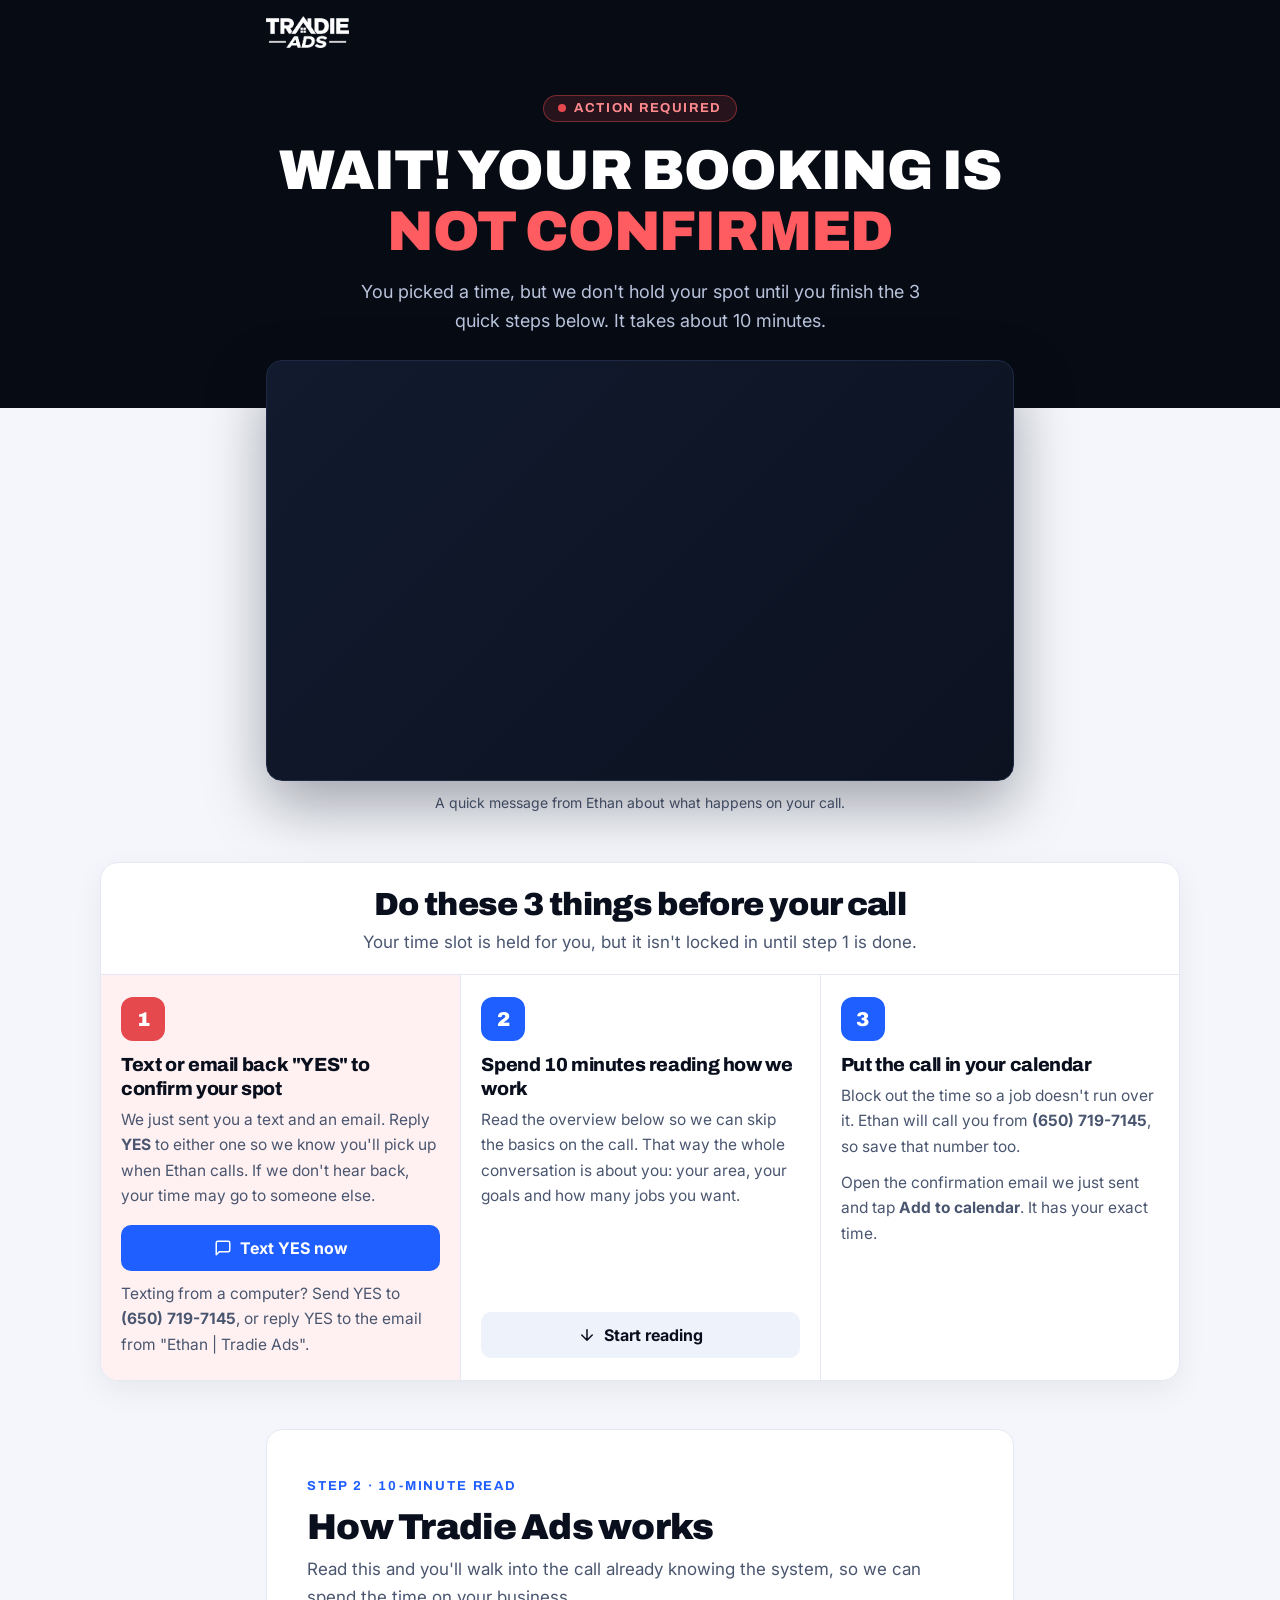
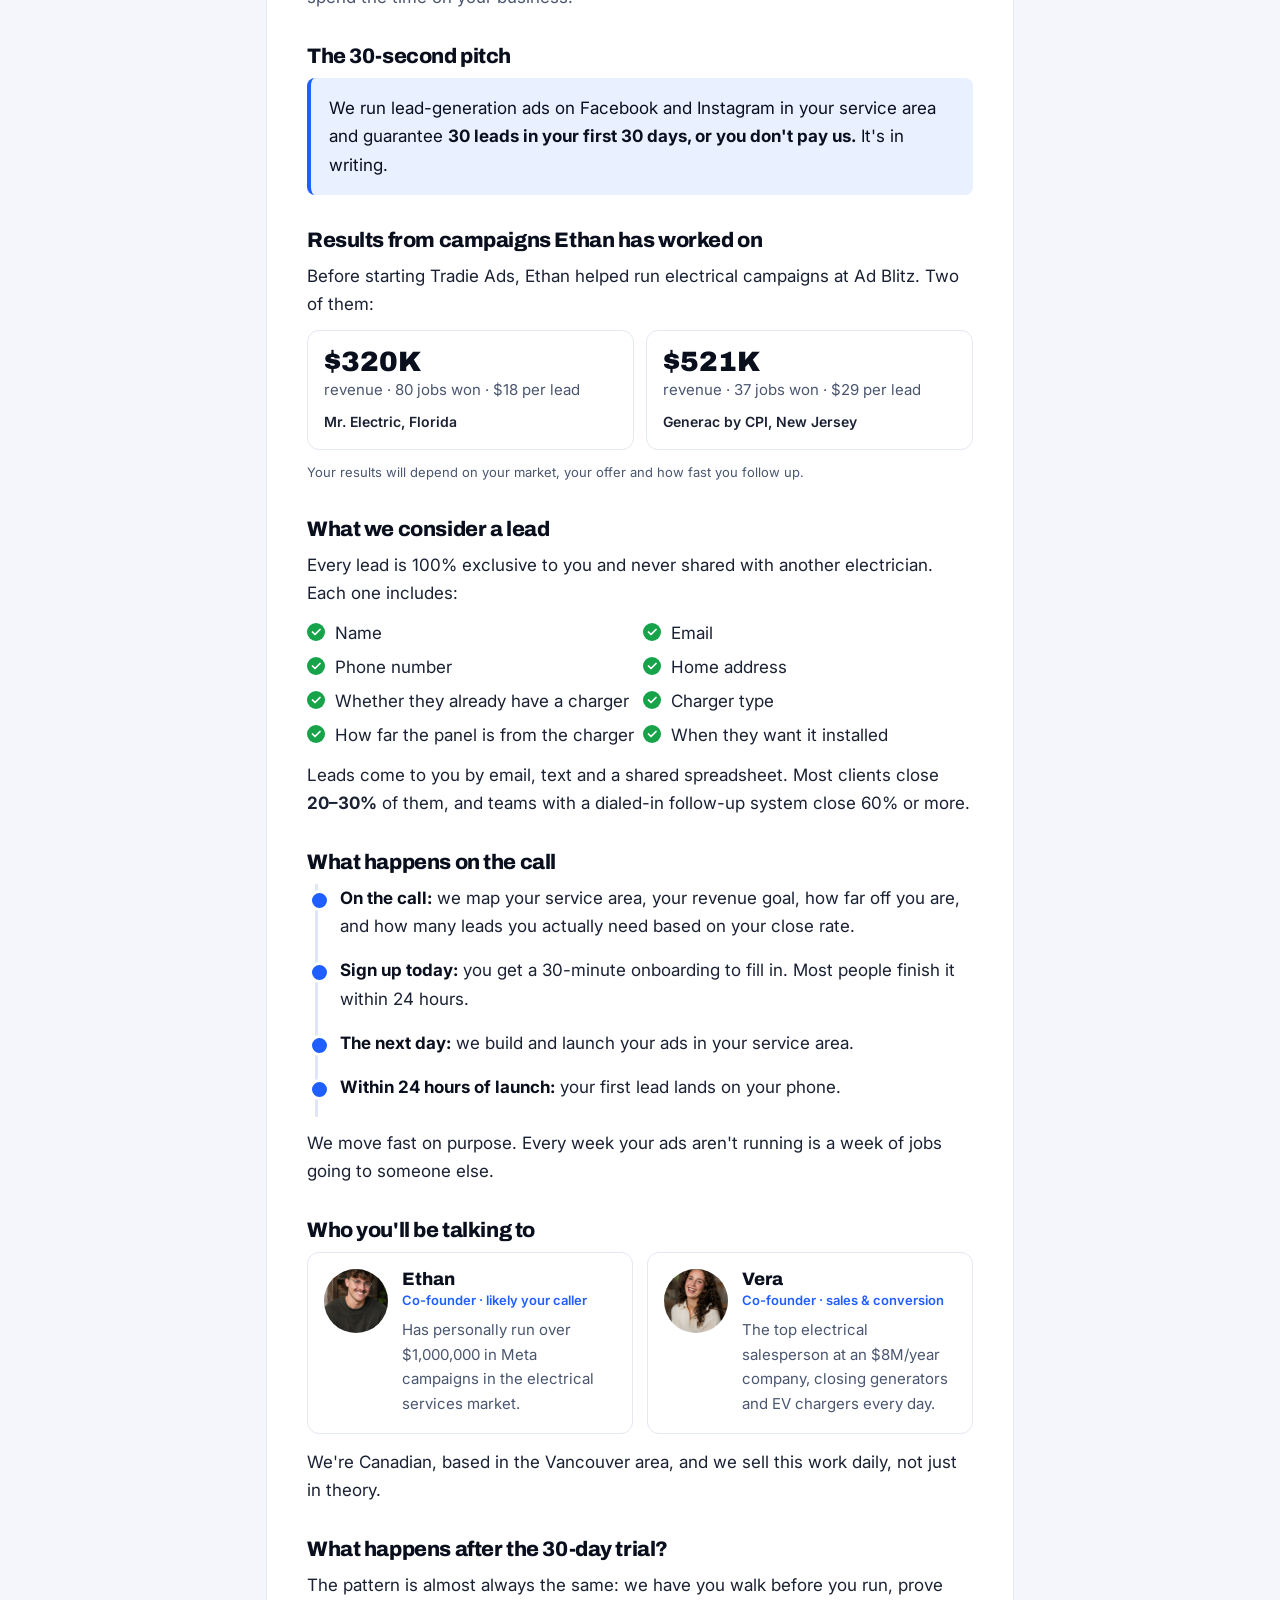
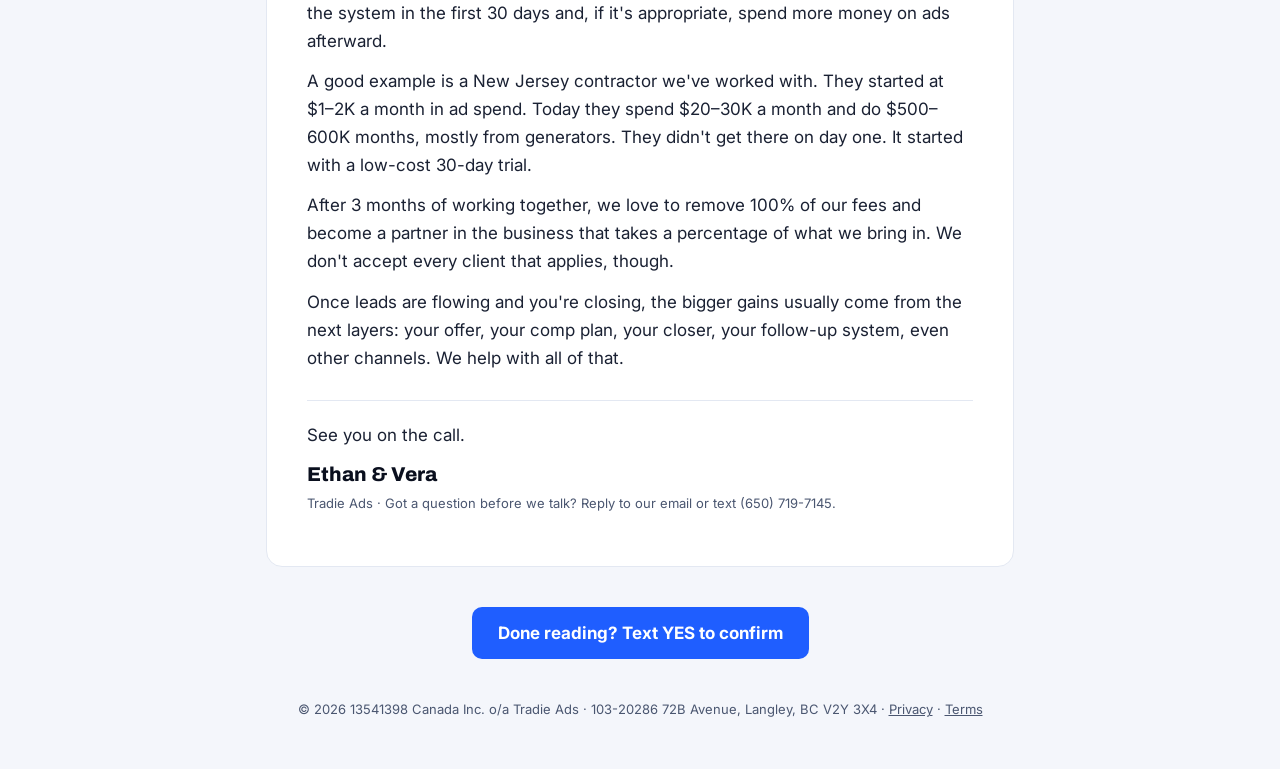
<file: booked.html>
<!doctype html>
<html lang="en">
<head>
<meta charset="utf-8">
<meta name="viewport" content="width=device-width, initial-scale=1, viewport-fit=cover">
<title>Your call isn't confirmed yet · Tradie Ads</title>
<meta name="robots" content="noindex, nofollow">
<link rel="icon" type="image/png" sizes="32x32" href="assets/favicon-32.png">
<link rel="apple-touch-icon" href="assets/apple-touch-icon.png">
<meta name="theme-color" content="#070b14">
<link rel="preconnect" href="https://fonts.googleapis.com">
<link rel="preconnect" href="https://fonts.gstatic.com" crossorigin>
<link href="https://fonts.googleapis.com/css2?family=Archivo:wght@700;800;900&family=Inter:wght@400;500;600&display=swap" rel="stylesheet">
<style>
  :root {
    --bg: #070b14; --panel: #111a2e; --line: #1e2a44;
    --blue: #1f5eff; --blue-hi: #4d82ff;
    --alert: #e5484d; --alert-bg: #fff1f1;
    --page: #f4f6fb; --card: #fff; --edge: #e3e8f2;
    --ink: #0a0f1e; --text: #1a2133; --muted: #4a5670;
    --ok: #16a34a;
  }
  * { box-sizing: border-box; margin: 0; padding: 0; }
  html { -webkit-text-size-adjust: 100%; text-size-adjust: 100%; scroll-behavior: smooth; }
  body { background: var(--page); color: var(--text); font: 400 17px/1.65 Inter, system-ui, -apple-system, "Segoe UI", sans-serif; -webkit-font-smoothing: antialiased; }
  img { max-width: 100%; display: block; }
  a { color: var(--blue); }
  h1, h2, h3 { font-family: Archivo, Inter, system-ui, sans-serif; color: var(--ink); letter-spacing: -.02em; line-height: 1.1; }
  .wrap { max-width: 780px; margin: 0 auto; padding: 0 16px; }

  .top { background: var(--bg); }
  .top .wrap { display: flex; align-items: center; height: 64px; }
  .top img { height: 32px; width: auto; }

  /* Alert hero */
  .hero { background: var(--bg); color: #eef2fb; padding: 28px 0 72px; text-align: center; }
  .badge { display: inline-flex; align-items: center; gap: 8px; background: rgba(229,72,77,.14); color: #ff8a8d; border: 1px solid rgba(229,72,77,.45); border-radius: 999px; padding: 6px 14px; font: 700 13px/1 Archivo, sans-serif; letter-spacing: .12em; text-transform: uppercase; }
  .badge::before { content: ""; width: 8px; height: 8px; border-radius: 50%; background: var(--alert); animation: pulse 1.4s ease-in-out infinite; }
  @keyframes pulse { 50% { opacity: .25; } }
  @media (prefers-reduced-motion: reduce) { .badge::before { animation: none; } }
  .hero h1 { color: #fff; font-weight: 900; font-size: clamp(32px, 8vw, 56px); margin: 18px 0 14px; text-transform: uppercase; }
  .hero h1 em { font-style: normal; color: #ff5c61; }
  .hero p { color: #b9c4dc; max-width: 560px; margin: 0 auto; font-size: 18px; }

  /* Video */
  .video { margin: -48px auto 0; position: relative; aspect-ratio: 16 / 9; border-radius: 16px; overflow: hidden; background: linear-gradient(135deg, #111a2e, #0c1220); border: 1px solid var(--line); box-shadow: 0 24px 60px rgba(7,11,20,.35); }
  .video iframe { position: absolute; inset: 0; width: 100%; height: 100%; border: 0; }
  .video .ph { position: absolute; inset: 0; display: grid; place-content: center; justify-items: center; gap: 14px; color: #93a0bb; font-size: 15px; text-align: center; padding: 16px; }
  .video .play { width: 72px; height: 72px; border-radius: 50%; background: var(--blue); display: grid; place-items: center; box-shadow: 0 0 0 10px rgba(31,94,255,.18); }
  .video .play svg { width: 28px; height: 28px; margin-left: 4px; fill: #fff; }
  .video-cap { text-align: center; color: var(--muted); font-size: 14px; margin-top: 10px; }

  /* Steps */
  .steps-card { background: var(--card); border: 1px solid var(--edge); border-radius: 18px; margin: 48px 0 0; overflow: hidden; box-shadow: 0 10px 30px rgba(10,15,30,.06); }
  @media (min-width: 900px) { .steps-card { width: min(1080px, calc(100vw - 32px)); margin-left: 50%; transform: translateX(-50%); } }
  .steps-head { padding: 24px 20px 18px; text-align: center; border-bottom: 1px solid var(--edge); }
  .steps-head h2 { font-size: clamp(24px, 5vw, 32px); font-weight: 900; }
  .steps-head p { color: var(--muted); margin-top: 6px; }
  .steps { list-style: none; display: grid; grid-template-columns: 1fr; }
  @media (min-width: 900px) { .steps { grid-template-columns: repeat(3, 1fr); } }
  .step { padding: 22px 20px; display: flex; flex-direction: column; gap: 12px; }
  .step + .step { border-top: 1px solid var(--edge); }
  @media (min-width: 900px) { .step + .step { border-top: 0; border-left: 1px solid var(--edge); } }
  .step > div:last-child { display: flex; flex-direction: column; flex: 1; }
  .step h3 { font-size: 19px; font-weight: 800; margin: 0 0 6px; line-height: 1.25; }
  .step p { color: var(--muted); font-size: 15.5px; }
  .step .actions { display: flex; flex-direction: column; gap: 8px; margin-top: auto; padding-top: 16px; }
  .step .actions .btn { width: 100%; }
  .step .actions[hidden] { display: none; }
  .step.urgent { background: var(--alert-bg); }
  .step.urgent .num { background: var(--alert); }
  .num { width: 44px; height: 44px; border-radius: 12px; background: var(--blue); color: #fff; display: grid; place-items: center; font: 900 20px/1 Archivo, sans-serif; }
  .btn { display: inline-flex; align-items: center; justify-content: center; gap: 8px; min-height: 46px; padding: 0 18px; border-radius: 10px; font: 700 16px/1 Inter, sans-serif; text-decoration: none; border: 0; cursor: pointer; }
  .btn-primary { background: var(--blue); color: #fff; }
  .btn-primary:hover { background: #1a50db; }
  .btn-ghost { background: #eef2fb; color: var(--ink); }
  .btn-ghost:hover { background: #e2e8f6; }
  .btn svg { width: 18px; height: 18px; flex: none; }
  .hint { font-size: 14px; color: var(--muted); margin-top: 10px; }

  /* Read section */
  .read { background: var(--card); border: 1px solid var(--edge); border-radius: 16px; padding: 28px 20px; margin: 48px 0 0; }
  @media (min-width: 640px) { .read { padding: 40px; } }
  .read .kicker { font: 700 13px/1 Archivo, sans-serif; letter-spacing: .14em; text-transform: uppercase; color: var(--blue); }
  .read > h2 { font-size: clamp(26px, 5.5vw, 36px); font-weight: 900; margin: 10px 0 8px; }
  .read .lede { color: var(--muted); }
  .read h3 { font-size: 21px; font-weight: 800; margin: 34px 0 10px; }
  .read p { margin-bottom: 12px; }
  .read ul { padding-left: 22px; margin-bottom: 12px; }
  .read li { margin-bottom: 6px; }
  .pitch { background: #e9f0ff; border-left: 4px solid var(--blue); border-radius: 8px; padding: 16px 18px; color: var(--ink); }
  .grid2 { display: grid; gap: 12px; grid-template-columns: 1fr; margin: 6px 0 12px; }
  @media (min-width: 600px) { .grid2 { grid-template-columns: 1fr 1fr; } }
  .result { border: 1px solid var(--edge); border-radius: 12px; padding: 16px; }
  .result b { display: block; font: 900 28px/1.1 Archivo, sans-serif; color: var(--ink); }
  .result span { display: block; color: var(--muted); font-size: 15px; }
  .result small { display: block; margin-top: 8px; font-weight: 600; color: var(--text); font-size: 14px; }
  .fine { font-size: 13px; color: var(--muted); }
  .checks { list-style: none; padding: 0 !important; display: grid; gap: 6px; grid-template-columns: 1fr; }
  @media (min-width: 600px) { .checks { grid-template-columns: 1fr 1fr; } }
  .checks li { display: flex; gap: 10px; align-items: flex-start; margin: 0; }
  .checks li::before { content: ""; flex: none; width: 18px; height: 18px; margin-top: 4px; border-radius: 50%; background: var(--ok) url("data:image/svg+xml,%3Csvg xmlns='http://www.w3.org/2000/svg' viewBox='0 0 24 24' fill='none' stroke='white' stroke-width='3.5' stroke-linecap='round' stroke-linejoin='round'%3E%3Cpath d='M5 12l5 5L20 7'/%3E%3C/svg%3E") center/12px no-repeat; }
  .timeline { list-style: none; padding: 0 !important; border-left: 3px solid #dfe6f5; margin-left: 8px; }
  .timeline li { position: relative; padding: 0 0 16px 22px; margin: 0; }
  .timeline li::before { content: ""; position: absolute; left: -9px; top: 6px; width: 15px; height: 15px; border-radius: 50%; background: var(--blue); border: 3px solid var(--card); }
  .timeline b { color: var(--ink); }
  .people { display: grid; gap: 14px; grid-template-columns: 1fr; margin-top: 6px; }
  @media (min-width: 600px) { .people { grid-template-columns: 1fr 1fr; } }
  .person { display: flex; gap: 14px; align-items: flex-start; border: 1px solid var(--edge); border-radius: 12px; padding: 16px; }
  .person img { width: 64px; height: 64px; border-radius: 50%; object-fit: cover; flex: none; }
  .person h4 { font: 800 18px/1.2 Archivo, sans-serif; color: var(--ink); }
  .person .role { font-size: 13px; color: var(--blue); font-weight: 600; margin-bottom: 6px; }
  .person p { font-size: 15px; color: var(--muted); margin: 0; }
  .signoff { margin-top: 28px; padding-top: 20px; border-top: 1px solid var(--edge); }
  .signoff b { font: 800 20px/1.2 Archivo, sans-serif; color: var(--ink); }

  .done { text-align: center; margin: 40px 0 0; }
  .done .btn { min-height: 52px; padding: 0 26px; font-size: 17px; }

  .foot { padding: 40px 0 48px; text-align: center; font-size: 13px; color: var(--muted); }
  .foot a { color: var(--muted); }
</style>
</head>
<body>

<header class="top"><div class="wrap"><img src="assets/logo-white.png" alt="Tradie Ads"></div></header>

<section class="hero">
  <div class="wrap">
    <span class="badge">Action required</span>
    <h1>Wait! Your booking is <em>not confirmed</em></h1>
    <p><span data-first-name></span><span data-you>You</span> picked a time, but we don't hold your spot until you finish the 3 quick steps below. It takes about 10 minutes.</p>
  </div>
</section>

<main class="wrap">

  <!-- VIDEO: paste a YouTube/Loom embed URL into data-src (e.g. https://www.youtube.com/embed/VIDEO_ID or https://www.loom.com/embed/VIDEO_ID) -->
  <div class="video" data-src="https://www.loom.com/embed/4d64f6ef987742cab0a466f12b461ea6">
    <div class="ph">
      <div class="play"><svg viewBox="0 0 24 24" aria-hidden="true"><path d="M7 4.5v15l13-7.5z"/></svg></div>
      <div>Watch this first: a quick message from Ethan<br><small>(video coming soon)</small></div>
    </div>
  </div>
  <p class="video-cap">A quick message from Ethan about what happens on your call.</p>

  <section class="steps-card">
  <div class="steps-head">
    <h2>Do these 3 things before your call</h2>
    <p>Your time slot is held for you, but it isn't locked in until step 1 is done.</p>
  </div>

  <ol class="steps">
    <li class="step urgent">
      <div class="num">1</div>
      <div>
        <h3>Text or email back "YES" to confirm your spot</h3>
        <p>We just sent you a text and an email. Reply <strong>YES</strong> to either one so we know you'll pick up when Ethan calls. If we don't hear back, your time may go to someone else.</p>
        <div class="actions">
          <a class="btn btn-primary" href="sms:+16507197145?&amp;body=YES">
            <svg viewBox="0 0 24 24" fill="none" stroke="currentColor" stroke-width="2" stroke-linecap="round" stroke-linejoin="round" aria-hidden="true"><path d="M21 15a2 2 0 0 1-2 2H7l-4 4V5a2 2 0 0 1 2-2h14a2 2 0 0 1 2 2z"/></svg>
            Text YES now
          </a>
        </div>
        <p class="hint">Texting from a computer? Send YES to <strong>(650) 719-7145</strong>, or reply YES to the email from "Ethan | Tradie Ads".</p>
      </div>
    </li>

    <li class="step">
      <div class="num">2</div>
      <div>
        <h3>Spend 10 minutes reading how we work</h3>
        <p>Read the overview below so we can skip the basics on the call. That way the whole conversation is about you: your area, your goals and how many jobs you want.</p>
        <div class="actions">
          <a class="btn btn-ghost" href="#read">
            <svg viewBox="0 0 24 24" fill="none" stroke="currentColor" stroke-width="2" stroke-linecap="round" stroke-linejoin="round" aria-hidden="true"><path d="M12 5v14M5 12l7 7 7-7"/></svg>
            Start reading
          </a>
        </div>
      </div>
    </li>

    <li class="step">
      <div class="num">3</div>
      <div>
        <h3>Put the call in your calendar</h3>
        <p>Block out the time so a job doesn't run over it. Ethan will call you from <strong>(650) 719-7145</strong>, so save that number too.</p>
        <div class="actions" data-cal-buttons hidden>
          <a class="btn btn-ghost" data-cal="google" href="#" target="_blank" rel="noopener">
            <svg viewBox="0 0 24 24" fill="none" stroke="currentColor" stroke-width="2" stroke-linecap="round" stroke-linejoin="round" aria-hidden="true"><rect x="3" y="4" width="18" height="18" rx="2"/><path d="M16 2v4M8 2v4M3 10h18"/></svg>
            Google Calendar
          </a>
          <a class="btn btn-ghost" data-cal="ics" href="#" download="tradie-ads-call.ics">
            <svg viewBox="0 0 24 24" fill="none" stroke="currentColor" stroke-width="2" stroke-linecap="round" stroke-linejoin="round" aria-hidden="true"><rect x="3" y="4" width="18" height="18" rx="2"/><path d="M16 2v4M8 2v4M3 10h18"/></svg>
            Apple / Outlook
          </a>
        </div>
        <p class="hint" data-cal-fallback>Open the confirmation email we just sent and tap <strong>Add to calendar</strong>. It has your exact time.</p>
      </div>
    </li>
  </ol>
  </section>

  <!-- ===== Step 2 reading ===== -->
  <article class="read" id="read">
    <span class="kicker">Step 2 · 10-minute read</span>
    <h2>How Tradie Ads works</h2>
    <p class="lede">Read this and you'll walk into the call already knowing the system, so we can spend the time on your business.</p>

    <h3>The 30-second pitch</h3>
    <p class="pitch">We run lead-generation ads on Facebook and Instagram in your service area and guarantee <strong>30 leads in your first 30 days, or you don't pay us.</strong> It's in writing.</p>

    <h3>Results from campaigns Ethan has worked on</h3>
    <p>Before starting Tradie Ads, Ethan helped run electrical campaigns at Ad Blitz. Two of them:</p>
    <div class="grid2">
      <div class="result"><b>$320K</b><span>revenue · 80 jobs won · $18 per lead</span><small>Mr. Electric, Florida</small></div>
      <div class="result"><b>$521K</b><span>revenue · 37 jobs won · $29 per lead</span><small>Generac by CPI, New Jersey</small></div>
    </div>
    <p class="fine">Your results will depend on your market, your offer and how fast you follow up.</p>

    <h3>What we consider a lead</h3>
    <p>Every lead is 100% exclusive to you and never shared with another electrician. Each one includes:</p>
    <ul class="checks">
      <li>Name</li>
      <li>Email</li>
      <li>Phone number</li>
      <li>Home address</li>
      <li>Whether they already have a charger</li>
      <li>Charger type</li>
      <li>How far the panel is from the charger</li>
      <li>When they want it installed</li>
    </ul>
    <p>Leads come to you by email, text and a shared spreadsheet. Most clients close <strong>20–30%</strong> of them, and teams with a dialed-in follow-up system close 60% or more.</p>

    <h3>What happens on the call</h3>
    <ul class="timeline">
      <li><b>On the call:</b> we map your service area, your revenue goal, how far off you are, and how many leads you actually need based on your close rate.</li>
      <li><b>Sign up today:</b> you get a 30-minute onboarding to fill in. Most people finish it within 24 hours.</li>
      <li><b>The next day:</b> we build and launch your ads in your service area.</li>
      <li><b>Within 24 hours of launch:</b> your first lead lands on your phone.</li>
    </ul>
    <p>We move fast on purpose. Every week your ads aren't running is a week of jobs going to someone else.</p>

    <h3>Who you'll be talking to</h3>
    <div class="people">
      <div class="person">
        <img src="assets/ethan.jpg" alt="Ethan">
        <div>
          <h4>Ethan</h4>
          <div class="role">Co-founder · likely your caller</div>
          <p>Has personally run over $1,000,000 in Meta campaigns in the electrical services market.</p>
        </div>
      </div>
      <div class="person">
        <img src="assets/vera.jpg" alt="Vera">
        <div>
          <h4>Vera</h4>
          <div class="role">Co-founder · sales &amp; conversion</div>
          <p>The top electrical salesperson at an $8M/year company, closing generators and EV chargers every day.</p>
        </div>
      </div>
    </div>
    <p style="margin-top:14px">We're Canadian, based in the Vancouver area, and we sell this work daily, not just in theory.</p>

    <h3>What happens after the 30-day trial?</h3>
    <p>The pattern is almost always the same: we have you walk before you run, prove the system in the first 30 days and, if it's appropriate, spend more money on ads afterward.</p>
    <p>A good example is a New Jersey contractor we've worked with. They started at $1–2K a month in ad spend. Today they spend $20–30K a month and do $500–600K months, mostly from generators. They didn't get there on day one. It started with a low-cost 30-day trial.</p>
    <p>After 3 months of working together, we love to remove 100% of our fees and become a partner in the business that takes a percentage of what we bring in. We don't accept every client that applies, though.</p>
    <p>Once leads are flowing and you're closing, the bigger gains usually come from the next layers: your offer, your comp plan, your closer, your follow-up system, even other channels. We help with all of that.</p>

    <div class="signoff">
      <p>See you on the call.</p>
      <b>Ethan &amp; Vera</b>
      <p class="fine" style="margin-top:4px">Tradie Ads · Got a question before we talk? Reply to our email or text (650) 719-7145.</p>
    </div>
  </article>

  <div class="done">
    <a class="btn btn-primary" href="sms:+16507197145?&amp;body=YES">Done reading? Text YES to confirm</a>
  </div>
</main>

<footer class="foot">
  <div class="wrap">
    © <span data-yr>2026</span> 13541398 Canada Inc. o/a Tradie Ads · 103-20286 72B Avenue, Langley, BC V2Y 3X4 ·
    <a href="privacy.html">Privacy</a> · <a href="terms.html">Terms</a>
  </div>
</footer>

<script>
(function () {
  var q = new URLSearchParams(location.search);
  function pick(keys) { for (var i = 0; i < keys.length; i++) { var v = q.get(keys[i]); if (v) return v; } return ""; }

  // Personalise the hero if the booking redirect passes a first name.
  var first = pick(["first_name", "firstName", "contact_first_name", "name"]).split(" ")[0];
  if (first && /^[\p{L}' -]{1,30}$/u.test(first)) {
    document.querySelector("[data-first-name]").textContent = first + ", ";
    document.querySelector("[data-you]").textContent = "you";
  }

  // Video: set data-src on .video to a YouTube/Loom embed URL.
  var v = document.querySelector(".video"), src = v && v.getAttribute("data-src");
  if (src && /^https:\/\/(www\.)?(youtube\.com|youtube-nocookie\.com|player\.vimeo\.com|www\.loom\.com)\//.test(src)) {
    var f = document.createElement("iframe");
    f.src = src; f.title = "A message from Ethan"; f.allow = "autoplay; fullscreen; picture-in-picture"; f.allowFullscreen = true;
    v.innerHTML = ""; v.appendChild(f);
  }

  // Add-to-calendar: only shown if the booking redirect passes a start time.
  var startRaw = pick(["appointment_start_time", "start_time", "startTime", "start", "selected_slot", "slot"]);
  var start = startRaw ? new Date(/^\d+$/.test(startRaw) ? Number(startRaw) : startRaw) : null;
  if (start && !isNaN(start) && start > Date.now() - 864e5) {
    var end = new Date(start.getTime() + 30 * 60000);
    var fmt = function (d) { return d.toISOString().replace(/[-:]/g, "").replace(/\.\d{3}/, ""); };
    var title = "Tradie Ads call with Ethan";
    var details = "Ethan from Tradie Ads will call you from (650) 719-7145. Before the call, read: https://tradie-ads.com/booked#read";
    var g = "https://calendar.google.com/calendar/render?action=TEMPLATE&text=" + encodeURIComponent(title) +
      "&dates=" + fmt(start) + "/" + fmt(end) + "&details=" + encodeURIComponent(details) + "&location=" + encodeURIComponent("Phone call");
    var ics = ["BEGIN:VCALENDAR", "VERSION:2.0", "PRODID:-//Tradie Ads//Booking//EN", "BEGIN:VEVENT",
      "UID:" + fmt(start) + "@tradie-ads.com", "DTSTAMP:" + fmt(new Date()), "DTSTART:" + fmt(start), "DTEND:" + fmt(end),
      "SUMMARY:" + title, "DESCRIPTION:" + details, "LOCATION:Phone call",
      "BEGIN:VALARM", "TRIGGER:-PT30M", "ACTION:DISPLAY", "DESCRIPTION:" + title, "END:VALARM",
      "END:VEVENT", "END:VCALENDAR"].join("\r\n");
    document.querySelector('[data-cal="google"]').href = g;
    document.querySelector('[data-cal="ics"]').href = "data:text/calendar;charset=utf-8," + encodeURIComponent(ics);
    document.querySelector("[data-cal-buttons]").hidden = false;
    document.querySelector("[data-cal-fallback]").textContent = "Or use the Add to calendar link in the confirmation email we just sent.";
  }

  document.querySelector("[data-yr]").textContent = new Date().getFullYear();
})();
</script>
</body>
</html>
</file>
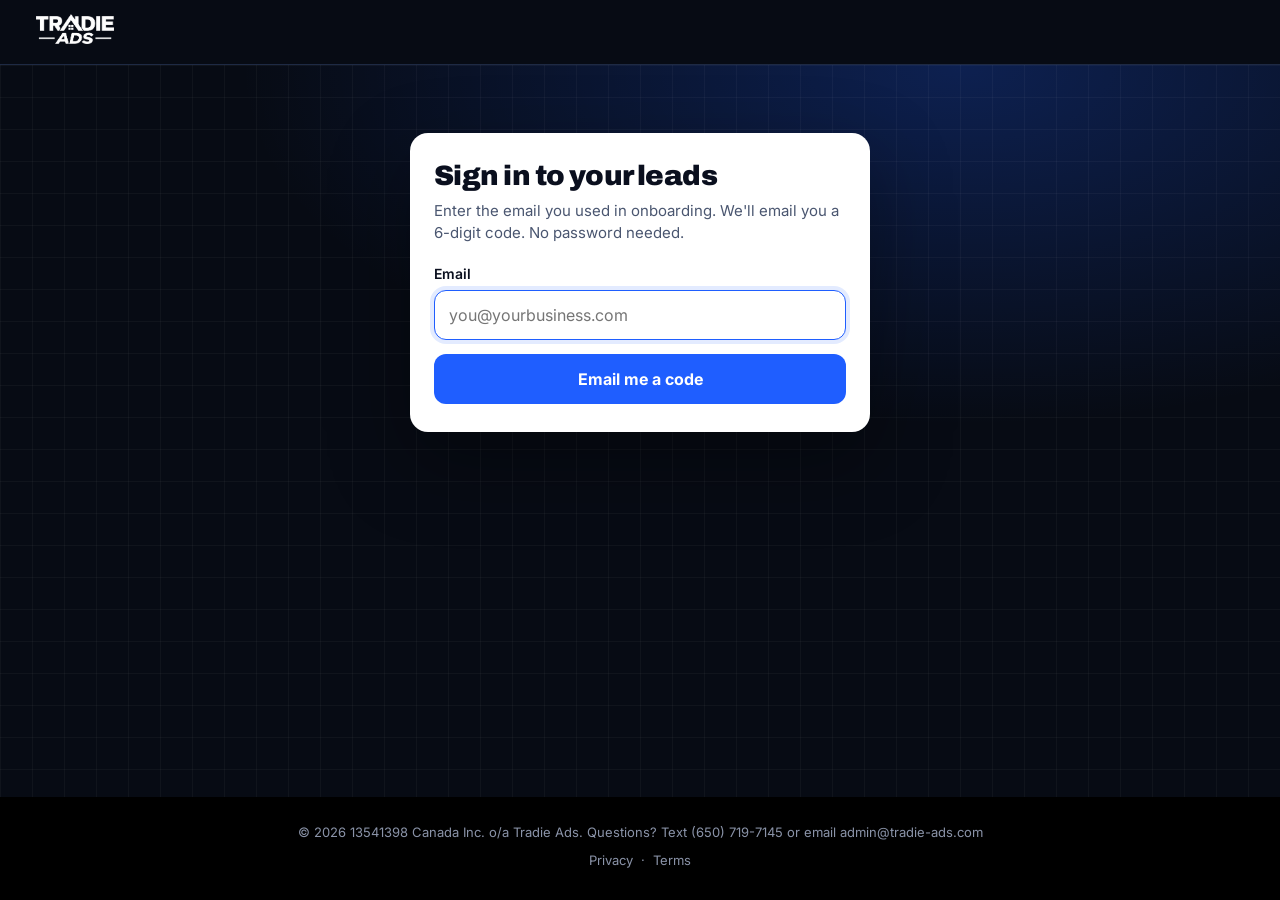
<file: leads.html>
<!doctype html>
<html lang="en">
<head>
<meta charset="utf-8">
<meta name="viewport" content="width=device-width, initial-scale=1, viewport-fit=cover">
<title>Your Leads · Tradie Ads</title>
<meta name="robots" content="noindex, nofollow">
<link rel="icon" type="image/png" sizes="32x32" href="assets/favicon-32.png">
<link rel="apple-touch-icon" href="assets/apple-touch-icon.png">
<meta name="theme-color" content="#070b14">
<link rel="preconnect" href="https://fonts.googleapis.com">
<link rel="preconnect" href="https://fonts.gstatic.com" crossorigin>
<link href="https://fonts.googleapis.com/css2?family=Archivo:wght@700;800;900&family=Inter:wght@400;500;600;700&display=swap" rel="stylesheet">
<style>
  :root {
    --bg: #070b14; --panel: #111a2e; --line: #1e2a44;
    --blue: #1f5eff; --blue-hi: #4d82ff; --blue-dark: #1a50db;
    --page: #f4f6fb; --card: #fff; --edge: #e3e8f2; --field: #d5dceb; --row: #f7f9fe;
    --ink: #0a0f1e; --text: #1a2133; --muted: #4a5670; --soft: #93a0bb;
    --alert: #e5484d; --ok: #16a34a; --new: #fff7d6; --new-edge: #f5c84b;
  }
  * { box-sizing: border-box; margin: 0; padding: 0; }
  html { -webkit-text-size-adjust: 100%; text-size-adjust: 100%; }
  body { background: var(--bg); color: var(--text); font: 400 16px/1.5 Inter, system-ui, -apple-system, "Segoe UI", sans-serif; -webkit-font-smoothing: antialiased; min-height: 100vh; display: flex; flex-direction: column; }
  a { color: var(--blue); }
  h1, h2, h3 { font-family: Archivo, Inter, system-ui, sans-serif; letter-spacing: -.02em; line-height: 1.1; }
  [hidden] { display: none !important; }
  button { font: inherit; }

  .top { background: var(--bg); border-bottom: 1px solid var(--line); }
  .top .in { max-width: 1240px; margin: 0 auto; padding: 0 16px; height: 64px; display: flex; align-items: center; justify-content: space-between; gap: 12px; }
  .top img { height: 30px; width: auto; }
  .top .right { display: flex; align-items: center; gap: 14px; min-width: 0; }
  .top .who { color: var(--soft); font-size: 14px; overflow: hidden; text-overflow: ellipsis; white-space: nowrap; }
  .top .out { background: none; border: 1px solid var(--line); color: #c9d2e6; border-radius: 9px; padding: 7px 12px; font-size: 13px; font-weight: 600; cursor: pointer; flex: none; }
  .top .out:hover { border-color: var(--blue-hi); color: #fff; }

  .stage { flex: 1; color: #eef2fb; padding: 32px 16px 56px;
    background:
      linear-gradient(rgba(255,255,255,.035) 1px, transparent 1px) 0 0 / 32px 32px,
      linear-gradient(90deg, rgba(255,255,255,.035) 1px, transparent 1px) 0 0 / 32px 32px,
      radial-gradient(1200px 600px at 75% 0%, rgba(31,94,255,.26), transparent 60%),
      var(--bg); }
  .shell { max-width: 1240px; margin: 0 auto; }

  .card { background: var(--card); color: var(--text); border-radius: 18px; box-shadow: 0 30px 80px rgba(0,0,0,.35); }

  /* ---------- sign in ---------- */
  .signin { max-width: 460px; margin: 4vh auto 0; padding: 28px 24px; }
  .signin h1 { color: var(--ink); font-size: 28px; font-weight: 900; }
  .signin .lede { color: var(--muted); margin: 8px 0 18px; font-size: 15px; }
  label.f { display: block; font-weight: 600; font-size: 14px; color: var(--ink); margin: 0 0 6px; }
  .in-field { width: 100%; height: 50px; border: 1.5px solid var(--field); border-radius: 12px; padding: 0 14px; font: 400 16px Inter, sans-serif; color: var(--ink); background: #fff; }
  .in-field:focus { outline: none; border-color: var(--blue); box-shadow: 0 0 0 4px rgba(31,94,255,.12); }
  .in-code { letter-spacing: .4em; font: 700 24px ui-monospace, Menlo, monospace; text-align: center; }
  .btn { display: inline-flex; align-items: center; justify-content: center; gap: 8px; min-height: 50px; padding: 0 22px; border-radius: 12px; font: 700 16px/1 Inter, sans-serif; border: 0; cursor: pointer; text-decoration: none; }
  .btn-primary { background: var(--blue); color: #fff; width: 100%; margin-top: 14px; }
  .btn-primary:hover { background: var(--blue-dark); }
  .btn-primary[disabled] { opacity: .5; cursor: wait; }
  .link { background: none; border: 0; color: var(--blue); cursor: pointer; font-size: 14px; font-weight: 600; padding: 0; }
  .msg { font-size: 14px; margin-top: 10px; }
  .msg.err { color: var(--alert); }
  .help { font-size: 13px; color: var(--muted); margin-top: 12px; }
  .row-between { display: flex; justify-content: space-between; align-items: center; margin-top: 14px; gap: 10px; flex-wrap: wrap; }

  /* ---------- dashboard ---------- */
  .welcome { display: flex; gap: 16px; align-items: flex-start; padding: 20px 22px; margin-bottom: 22px; position: relative; }
  .welcome .ic { width: 46px; height: 46px; border-radius: 50%; background: var(--ok); display: grid; place-items: center; flex: none; box-shadow: 0 0 0 7px rgba(22,163,74,.14); }
  .welcome .ic svg { width: 24px; height: 24px; color: #fff; }
  .welcome h2 { color: var(--ink); font-size: 22px; }
  .welcome p { color: var(--muted); font-size: 15px; margin-top: 4px; }
  .welcome .x { position: absolute; top: 10px; right: 10px; width: 34px; height: 34px; border: 0; background: none; border-radius: 8px; color: var(--soft); cursor: pointer; font-size: 22px; line-height: 1; }
  .welcome .x:hover { background: #eef2fb; color: var(--ink); }

  .teamview { display: flex; align-items: center; gap: 10px; flex-wrap: wrap; background: #fff4d6; color: #5a4300; border: 1px solid #f1d58a; border-radius: 12px; padding: 10px 14px; margin-bottom: 18px; font-size: 14px; }
  .teamview b { color: #3d2e00; }
  .teamview .tv-tag { font: 800 11px/1 Archivo, Inter, sans-serif; letter-spacing: .12em; text-transform: uppercase; background: #5a4300; color: #fff4d6; border-radius: 6px; padding: 5px 7px; }
  td.out select:disabled { opacity: .85; cursor: not-allowed; }
  .titlebar { display: flex; align-items: flex-end; justify-content: space-between; gap: 12px; flex-wrap: wrap; margin-bottom: 18px; }
  .titlebar h1 { color: #fff; font-size: clamp(28px, 5vw, 40px); font-weight: 900; }
  .titlebar .biz { color: #b9c4dc; margin-top: 6px; font-size: 15px; }
  .live { display: inline-flex; align-items: center; gap: 8px; color: #b9c4dc; font-size: 13px; }
  .live .dot { width: 9px; height: 9px; border-radius: 50%; background: var(--ok); box-shadow: 0 0 0 0 rgba(22,163,74,.6); animation: ping 2s infinite; }
  .live.off .dot { background: var(--soft); animation: none; }
  @keyframes ping { 70% { box-shadow: 0 0 0 8px rgba(22,163,74,0); } 100% { box-shadow: 0 0 0 0 rgba(22,163,74,0); } }

  .stats { display: grid; grid-template-columns: repeat(4, 1fr); gap: 12px; margin-bottom: 18px; }
  @media (max-width: 720px) { .stats { grid-template-columns: repeat(2, 1fr); } }
  .stat { background: rgba(17,26,46,.85); border: 1px solid var(--line); border-radius: 14px; padding: 14px 16px; }
  .stat small { display: block; font: 700 11px/1 Archivo, sans-serif; letter-spacing: .12em; text-transform: uppercase; color: var(--soft); }
  .stat b { display: block; font: 900 30px/1 Archivo, sans-serif; color: #fff; margin-top: 10px; font-variant-numeric: tabular-nums; }
  .stat.hi b { color: var(--blue-hi); }

  .roi { padding: 18px 20px; margin-bottom: 18px; }
  .roi .top-line { display: flex; justify-content: space-between; align-items: baseline; gap: 12px; flex-wrap: wrap; }
  .roi small { font: 700 11px/1 Archivo, sans-serif; letter-spacing: .12em; text-transform: uppercase; color: var(--muted); }
  .roi .big { font: 900 30px/1.1 Archivo, sans-serif; color: var(--ink); font-variant-numeric: tabular-nums; margin-top: 6px; }
  .roi .big span { font-size: 17px; color: var(--muted); font-weight: 700; }
  .roi .pill { font: 700 13px/1 Inter, sans-serif; padding: 7px 11px; border-radius: 999px; background: #eef2fb; color: var(--muted); white-space: nowrap; }
  .roi .pill.win { background: #e5f6ea; color: #116b32; }
  .roi .bar { height: 10px; border-radius: 99px; background: #e9eef8; margin: 14px 0 10px; overflow: hidden; }
  .roi .bar i { display: block; height: 100%; width: 0; background: var(--blue); border-radius: 99px; transition: width .4s; }
  .roi .bar i.win { background: var(--ok); }
  .roi p { font-size: 14px; color: var(--muted); }
  td.out { white-space: nowrap; cursor: default; }
  .out select, .out input { height: 36px; border: 1.5px solid var(--field); border-radius: 9px; font: 500 14px Inter, sans-serif; color: var(--ink); background: #fff; padding: 0 8px; }
  .out select:focus, .out input:focus { outline: none; border-color: var(--blue); }
  .out select.s-sold { border-color: var(--ok); background: #effaf2; }
  .out select.s-new { color: var(--muted); }
  .out .val { display: inline-flex; align-items: center; gap: 4px; margin-left: 6px; }
  .out input { width: 96px; font-variant-numeric: tabular-nums; }
  .out .saved { font-size: 12px; color: var(--ok); margin-left: 6px; }
  .out .oops { font-size: 12px; color: var(--alert); margin-left: 6px; }
  .sheet { overflow: hidden; }
  .toolbar { display: flex; gap: 10px; align-items: center; padding: 14px; border-bottom: 1px solid var(--edge); flex-wrap: wrap; }
  .search { position: relative; flex: 1; min-width: 200px; }
  .search svg { position: absolute; left: 12px; top: 50%; transform: translateY(-50%); width: 17px; height: 17px; color: var(--soft); pointer-events: none; }
  .search input { width: 100%; height: 42px; border: 1.5px solid var(--field); border-radius: 10px; padding: 0 12px 0 38px; font: 400 15px Inter, sans-serif; color: var(--ink); }
  .search input:focus { outline: none; border-color: var(--blue); }
  .tool { height: 42px; padding: 0 14px; border-radius: 10px; border: 1.5px solid var(--field); background: #fff; color: var(--ink); font: 600 14px Inter, sans-serif; cursor: pointer; display: inline-flex; align-items: center; gap: 7px; }
  .tool:hover { border-color: var(--blue); color: var(--blue); }
  .tool svg { width: 16px; height: 16px; }
  .count { font-size: 13px; color: var(--muted); padding: 10px 14px; border-bottom: 1px solid var(--edge); }

  .scroll { overflow-x: auto; }
  table { width: 100%; border-collapse: collapse; font-size: 14.5px; }
  th { position: sticky; top: 0; background: #f4f6fb; text-align: left; font: 700 11.5px/1.2 Archivo, sans-serif; letter-spacing: .08em; text-transform: uppercase; color: var(--muted); padding: 11px 14px; border-bottom: 1px solid var(--edge); white-space: nowrap; }
  td { padding: 12px 14px; border-bottom: 1px solid var(--edge); vertical-align: top; color: var(--text); max-width: 280px; overflow-wrap: anywhere; }
  tbody tr.lead { cursor: pointer; }
  tbody tr.lead:hover td { background: var(--row); }
  td.when { white-space: nowrap; color: var(--muted); }
  td.when b { display: block; color: var(--ink); font-weight: 600; }
  td.name { font-weight: 600; color: var(--ink); white-space: nowrap; }
  td.phone { white-space: nowrap; font-variant-numeric: tabular-nums; }
  td .empty { color: #b3bccd; }
  .badge { display: inline-block; font: 800 10px/1 Archivo, sans-serif; letter-spacing: .1em; text-transform: uppercase; background: var(--new-edge); color: #4a3500; padding: 4px 6px; border-radius: 5px; margin-left: 6px; vertical-align: 2px; }
  tr.is-new td { background: var(--new); }
  tr.flash td { animation: flash 2.4s ease-out; }
  @keyframes flash { 0% { background: #ffe58a; } 100% { background: var(--new); } }
  tr.detail td { background: var(--row); padding: 4px 14px 16px; cursor: default; }
  .qa { display: grid; grid-template-columns: repeat(auto-fill, minmax(240px, 1fr)); gap: 10px 22px; padding-top: 10px; }
  .qa div small { display: block; font-size: 12px; color: var(--muted); font-weight: 600; }
  .qa div span { color: var(--ink); overflow-wrap: anywhere; }
  .src { margin-top: 12px; font-size: 12.5px; color: var(--muted); }

  .blank { text-align: center; padding: 56px 20px 60px; color: var(--muted); }
  .blank .ic { width: 64px; height: 64px; margin: 0 auto 16px; border-radius: 18px; background: #e9f0ff; color: var(--blue); display: grid; place-items: center; }
  .blank .ic svg { width: 30px; height: 30px; }
  .blank h3 { color: var(--ink); font-size: 22px; margin-bottom: 8px; }
  .blank p { max-width: 460px; margin: 0 auto; font-size: 15px; }

  /* Phones: each lead becomes a card */
  @media (max-width: 760px) {
    thead { display: none; }
    table, tbody, tr, td { display: block; width: 100%; max-width: none; }
    tbody tr.lead { padding: 12px 14px; border-bottom: 1px solid var(--edge); display: flex; flex-direction: column; }
    tbody tr.lead td { border: 0; padding: 2px 0; background: none !important; }
    tr.is-new { background: var(--new); }
    tr.flash { animation: flash 2.4s ease-out; }
    td.when { order: -1; font-size: 13px; }
    td.when b { display: inline; margin-right: 6px; }
    td.name { font-size: 17px; white-space: normal; }
    td.ans { display: none; }
    tr.detail td { padding: 0 14px 14px; }
  }

  .notice { text-align: center; color: #b9c4dc; padding: 60px 16px; }
  .notice h1 { color: #fff; font-size: 28px; margin-bottom: 10px; }
  .spin { width: 28px; height: 28px; border: 3px solid rgba(255,255,255,.2); border-top-color: var(--blue-hi); border-radius: 50%; margin: 60px auto; animation: rot .8s linear infinite; }
  @keyframes rot { to { transform: rotate(360deg); } }

  .foot { background: #000; color: #8a93a8; text-align: center; padding: 26px 16px 30px; font-size: 13px; }
  .foot a { color: #8a93a8; text-decoration: none; margin: 0 8px; }
  .foot a:hover { color: #fff; }
</style>
</head>
<body>

<header class="top"><div class="in">
  <a href="leads.html"><img src="assets/logo-white.png" alt="Tradie Ads"></a>
  <div class="right"><span class="who" data-who></span><button type="button" class="out" data-signout hidden>Sign out</button></div>
</div></header>

<main class="stage"><div class="shell">

  <div class="spin" data-view="loading"></div>

  <div class="notice" data-view="offline" hidden>
    <h1>Your leads dashboard is almost ready</h1>
    <p>We're finishing the setup. Questions? Text <b>(650) 719-7145</b> or email <a href="mailto:admin@tradie-ads.com" style="color:var(--blue-hi)">admin@tradie-ads.com</a>.</p>
  </div>

  <!-- Sign in: email, then a 6-digit code -->
  <section class="card signin" data-view="signin" hidden>
    <form data-form="email" novalidate>
      <h1>Sign in to your leads</h1>
      <p class="lede">Enter the email you used in onboarding. We'll email you a 6-digit code. No password needed.</p>
      <label class="f" for="s-email">Email</label>
      <input class="in-field" id="s-email" name="email" type="email" autocomplete="email" placeholder="you@yourbusiness.com" required>
      <button class="btn btn-primary" type="submit">Email me a code</button>
      <p class="msg err" data-msg hidden></p>
    </form>
    <form data-form="code" novalidate hidden>
      <h1>Check your email</h1>
      <p class="lede">We sent a 6-digit code to <b data-sent-to></b>. It can take a minute to arrive, so check your spam folder too.</p>
      <label class="f" for="s-code">Sign-in code</label>
      <input class="in-field in-code" id="s-code" name="code" inputmode="numeric" autocomplete="one-time-code" maxlength="6" placeholder="••••••" required>
      <button class="btn btn-primary" type="submit">Sign in</button>
      <p class="msg err" data-msg hidden></p>
      <div class="row-between"><button type="button" class="link" data-change-email>Use a different email</button><button type="button" class="link" data-resend>Send a new code</button></div>
      <p class="help">No code? Make sure it's the same email you gave us in onboarding, or text (650) 719-7145.</p>
    </form>
    <p class="help" data-back-onb hidden style="margin-top:16px;text-align:center"><a href="onboarding.html" style="font-weight:600">← Back to onboarding</a></p>
  </section>

  <!-- Dashboard -->
  <section data-view="dash" hidden>
    <div class="card welcome" data-welcome hidden>
      <div class="ic"><svg viewBox="0 0 24 24" fill="none" stroke="currentColor" stroke-width="3" stroke-linecap="round" stroke-linejoin="round"><path d="M5 12l5 5L20 7"/></svg></div>
      <div>
        <h2>You're all set<span data-first></span>!</h2>
        <p>We're building your campaign now. On your strategy session we'll show you the ads and get your approval to go live. This is your leads dashboard: every lead shows up here the moment it comes in. Bookmark this page.</p>
      </div>
      <button type="button" class="x" data-dismiss aria-label="Close">×</button>
    </div>

    <div class="teamview" data-teamview hidden>
      <span class="tv-tag">Team view</span>
      <span>You're seeing <b data-tv-biz></b>'s dashboard exactly as they do. Read-only: outcomes can only be changed by the client.</span>
      <a href="ops.html" data-tv-back style="margin-left:auto;font-weight:700;color:#5a4300">← Back to Daily check</a>
    </div>

    <div class="titlebar">
      <div><h1>Your leads</h1><div class="biz" data-biz></div></div>
      <span class="live off" data-live><span class="dot"></span><span data-live-text>Connecting…</span></span>
    </div>

    <div class="card roi" data-roi hidden>
      <div class="top-line">
        <div><small>Sold from your leads</small><div class="big"><b data-roi-sold>$0</b> <span>of $<span data-roi-total>0</span> total spend</span></div></div>
        <span class="pill" data-roi-pill></span>
      </div>
      <div class="bar"><i data-roi-bar></i></div>
      <p data-roi-text></p>
    </div>

    <div class="stats">
      <div class="stat hi"><small>Today</small><b data-stat="today">0</b></div>
      <div class="stat"><small>Last 7 days</small><b data-stat="week">0</b></div>
      <div class="stat"><small>This month</small><b data-stat="month">0</b></div>
      <div class="stat"><small>All time</small><b data-stat="all">0</b></div>
    </div>

    <div class="card sheet">
      <div class="toolbar" data-toolbar hidden>
        <label class="search"><svg viewBox="0 0 24 24" fill="none" stroke="currentColor" stroke-width="2" stroke-linecap="round"><circle cx="11" cy="11" r="7"/><path d="m20 20-3.5-3.5"/></svg><input type="search" placeholder="Search name, phone, email or answers" data-search aria-label="Search leads"></label>
        <button type="button" class="tool" data-refresh><svg viewBox="0 0 24 24" fill="none" stroke="currentColor" stroke-width="2" stroke-linecap="round" stroke-linejoin="round"><path d="M20 12a8 8 0 1 1-2.4-5.7L20 8.5"/><path d="M20 3.5v5h-5"/></svg>Refresh</button>
        <button type="button" class="tool" data-csv><svg viewBox="0 0 24 24" fill="none" stroke="currentColor" stroke-width="2" stroke-linecap="round" stroke-linejoin="round"><path d="M12 4v11M7 10l5 5 5-5M5 20h14"/></svg>Download CSV</button>
      </div>
      <div class="count" data-count hidden></div>
      <div class="scroll" data-table-wrap hidden><table><thead data-thead></thead><tbody data-tbody></tbody></table></div>
      <div class="blank" data-blank hidden>
        <div class="ic"><svg viewBox="0 0 24 24" fill="none" stroke="currentColor" stroke-width="2" stroke-linecap="round" stroke-linejoin="round"><path d="M13 2 4 14h7l-1 8 9-12h-7z"/></svg></div>
        <h3 data-blank-title>No leads yet</h3>
        <p data-blank-text>Your dashboard is ready. As soon as your ads go live, every lead shows up here the moment it comes in, with their answers to your lead form.</p>
      </div>
    </div>
  </section>

</div></main>

<footer class="foot">
  <div>© <span data-yr>2026</span> 13541398 Canada Inc. o/a Tradie Ads. Questions? Text (650) 719-7145 or email <a href="mailto:admin@tradie-ads.com" style="margin:0">admin@tradie-ads.com</a></div>
  <div style="margin-top:8px"><a href="privacy.html">Privacy</a>·<a href="terms.html">Terms</a></div>
</footer>

<script src="assets/dashboard-config.js"></script>
<script>
(function () {
  "use strict";
  var API = window.TA_LEADS_API || "";
  var POLL_MS = 30000;
  var $ = function (s, r) { return (r || document).querySelector(s); };
  var $$ = function (s, r) { return Array.prototype.slice.call((r || document).querySelectorAll(s)); };
  $("[data-yr]").textContent = new Date().getFullYear();

  // ---------- storage (works without it, e.g. private windows) ----------
  var mem = {};
  function getItem(k) { try { return localStorage.getItem(k); } catch (e) { return mem[k] || null; } }
  function setItem(k, v) { try { localStorage.setItem(k, v); } catch (e) { mem[k] = v; } }
  function delItem(k) { try { localStorage.removeItem(k); } catch (e) {} delete mem[k]; }
  var AUTH_KEY = "ta_leads_auth";
  // Team view ("Log in as client" on /ops): a read-only token in the URL hash, kept for this tab only, so it never
  // replaces anyone's own sign-in. The hash is removed from the address bar straight away (it's screenshared).
  var VIEW_KEY = "ta_leads_view", viewTok = null;
  (function () {
    var m = /(?:^#|&)view=([^&]+)/.exec(location.hash);
    if (m) {
      viewTok = decodeURIComponent(m[1]);
      try { sessionStorage.setItem(VIEW_KEY, viewTok); } catch (e) {}
      try { history.replaceState(null, "", location.pathname + location.search); } catch (e) {}
    } else { try { viewTok = sessionStorage.getItem(VIEW_KEY); } catch (e) {} }
  })();
  function auth() {
    if (viewTok) return { token: viewTok, view: true };
    try { return JSON.parse(getItem(AUTH_KEY) || "null"); } catch (e) { return null; }
  }

  function api(action, data) {
    var body = JSON.stringify(Object.assign({ action: action }, data || {}));
    return fetch(API, { method: "POST", headers: { "Content-Type": "text/plain;charset=utf-8" }, body: body, redirect: "follow" })
      .then(function (r) { return r.json(); });
  }

  function view(name) { $$("[data-view]").forEach(function (v) { v.hidden = v.getAttribute("data-view") !== name; }); }

  var q = new URLSearchParams(location.search);
  if (q.get("welcome")) setItem("ta_leads_welcome", "1");

  // ---------- sign in ----------
  var fe = $('[data-form="email"]'), fc = $('[data-form="code"]');
  var pendingEmail = "";
  function msg(form, text) { var m = $("[data-msg]", form); m.textContent = text || ""; m.hidden = !text; }
  var ERR = {
    bad_email: "That email doesn't look right.",
    wait: "We just sent a code. Give it a minute before asking for another.",
    too_many: "Too many codes today. Email admin@tradie-ads.com and we'll sort it out.",
    bad_code: "That code isn't right. Check the email and try again.",
    expired: "That code has expired. Tap \"Send a new code\".",
    no_access: "This email doesn't have access. Text (650) 719-7145 and we'll sort it out."
  };
  function errText(r) { return (r && ERR[r.error]) || "Something went wrong. Please try again."; }

  function requestCode(email, form, btn) {
    if (btn) btn.disabled = true;
    return api("send_code", { email: email }).then(function (r) {
      if (btn) btn.disabled = false;
      if (!r.ok && r.error !== "wait") { msg(form, errText(r)); return; }
      pendingEmail = email;
      setItem("ta_leads_email", email);
      $("[data-sent-to]").textContent = email;
      fe.hidden = true; fc.hidden = false; msg(fc, r.ok ? "" : errText(r));
      $("#s-code").value = ""; $("#s-code").focus();
    }, function () { if (btn) btn.disabled = false; msg(form, errText()); });
  }
  fe.addEventListener("submit", function (e) {
    e.preventDefault();
    var email = fe.elements.email.value.trim().toLowerCase();
    if (!/^[^\s@]+@[^\s@]+\.[^\s@]+$/.test(email)) { msg(fe, ERR.bad_email); return; }
    msg(fe, ""); requestCode(email, fe, $("button[type=submit]", fe));
  });
  fc.addEventListener("submit", function (e) {
    e.preventDefault();
    var code = fc.elements.code.value.replace(/\D/g, ""), btn = $("button[type=submit]", fc);
    if (code.length !== 6) { msg(fc, "Enter the 6-digit code from the email."); return; }
    btn.disabled = true;
    api("verify", { email: pendingEmail, code: code }).then(function (r) {
      btn.disabled = false;
      if (!r.ok) { msg(fc, errText(r)); return; }
      setItem(AUTH_KEY, JSON.stringify({ token: r.token, email: r.email }));
      history.replaceState(null, "", location.pathname);
      startDash();
    }, function () { btn.disabled = false; msg(fc, errText()); });
  });
  fc.elements.code.addEventListener("input", function () {
    var v = fc.elements.code.value.replace(/\D/g, "").slice(0, 6);
    fc.elements.code.value = v;
    if (v.length === 6) fc.requestSubmit ? fc.requestSubmit() : fc.dispatchEvent(new Event("submit", { cancelable: true }));
  });
  $("[data-change-email]").addEventListener("click", function () { fc.hidden = true; fe.hidden = false; msg(fe, ""); fe.elements.email.focus(); });
  $("[data-resend]").addEventListener("click", function () { msg(fc, ""); requestCode(pendingEmail, fc, $("[data-resend]")); });

  function showSignin() {
    stopPoll();
    // Came from onboarding (or started it on this device): offer the way back.
    var onb = false; try { onb = !!localStorage.getItem("tradieads-onboarding-v1"); } catch (e) {}
    $("[data-back-onb]").hidden = !(onb || q.get("welcome"));
    view("signin");
    $("[data-signout]").hidden = true; $("[data-who]").textContent = "";
    var email = (q.get("email") || getItem("ta_leads_email") || "").trim().toLowerCase();
    fe.elements.email.value = email;
    fe.hidden = false; fc.hidden = true;
    // Coming straight from onboarding: send the code automatically, once per visit.
    var autoKey = "ta_leads_autosent";
    var already = false; try { already = sessionStorage.getItem(autoKey) === email; } catch (e) {}
    if (q.get("send") && email && !already) {
      try { sessionStorage.setItem(autoKey, email); } catch (e) {}
      requestCode(email, fe, $("button[type=submit]", fe));
    } else if (!email) fe.elements.email.focus();
  }

  function endTeamView(text) {   // the 4-hour team-view token ran out
    stopPoll(); try { sessionStorage.removeItem(VIEW_KEY); } catch (e) {}
    viewTok = null; view("offline");
    $("[data-view=offline] h1").textContent = text;
    $("[data-view=offline] p").textContent = "Open it again from the Daily check: tradie-ads.com/ops → the client → Log in as client.";
    $("[data-signout]").hidden = true; $("[data-who]").textContent = "";
  }
  function leaveTeamView() { try { sessionStorage.removeItem(VIEW_KEY); } catch (e) {} location.href = "ops.html"; }
  $("[data-tv-back]").addEventListener("click", function (e) { e.preventDefault(); leaveTeamView(); });
  $("[data-signout]").addEventListener("click", function () {
    if (viewTok) { leaveTeamView(); return; }
    delItem(AUTH_KEY); rows = []; outcomes = {}; info = null; known = null; openIds = {}; freshThisVisit = {}; $("[data-roi]").hidden = true; showSignin(); });

  // ---------- leads ----------
  var META = { id: 1, ad_id: 1, ad_name: 1, adset_id: 1, adset_name: 1, campaign_id: 1, campaign_name: 1, form_id: 1, form_name: 1,
    is_organic: 1, platform: 1, lead_status: 1, inbox_url: 1, retailer_item_id: 1, created_time: 1 };
  var cols = null, rows = [], known = null, lastSeen = 0, freshThisVisit = {}, openIds = {}, timer = null, lastOk = 0, info = null;
  var outcomes = {}, renderLater = false;
  var STATUSES = ["New", "Contacted", "Quoted", "Sold", "Not interested", "Bad lead"];
  function money(n) { return "$" + Math.round(Number(n) || 0).toString().replace(/\B(?=(\d{3})+(?!\d))/g, ","); }
  function outcomeOf(L) { return outcomes[L.id] || { status: "New", job_value: 0 }; }

  function key(h) { return String(h || "").trim().toLowerCase().replace(/\s+/g, "_"); }
  function nice(h) {
    var s = String(h || "").replace(/_/g, " ").replace(/\s+/g, " ").trim();
    return s.charAt(0).toUpperCase() + s.slice(1);
  }
  function niceVal(v) {
    v = String(v == null ? "" : v).trim();
    if (/^[a-z0-9]+(_[a-z0-9]+)+$/i.test(v)) v = v.replace(/_/g, " ");   // Meta stores some choices as snake_case
    return v;
  }
  function phone(v) {
    v = String(v || "").replace(/^p:/i, "").trim();
    var d = v.replace(/\D/g, "");
    if (d.length === 11 && d[0] === "1") d = d.slice(1);
    return d.length === 10 ? "(" + d.slice(0, 3) + ") " + d.slice(3, 6) + "-" + d.slice(6) : v;
  }
  function findCol(keys, test) {
    for (var i = 0; i < keys.length; i++) if (test(keys[i])) return i;
    return -1;
  }
  function classify(headers) {
    var k = headers.map(key);
    var c = {
      time: k.indexOf("created_time") > -1 ? k.indexOf("created_time") : findCol(k, function (x) { return /created|submitted|date|time/.test(x); }),
      id: k.indexOf("id"),
      name: findCol(k, function (x) { return x === "full_name" || x === "name"; }),
      first: k.indexOf("first_name"), last: k.indexOf("last_name"),
      phone: findCol(k, function (x) { return x === "phone_number" || x === "phone" || /phone|mobile/.test(x); }),
      email: findCol(k, function (x) { return x === "email" || /e-?mail/.test(x); }),
      platform: k.indexOf("platform"), ad: k.indexOf("ad_name"), form: k.indexOf("form_name"), campaign: k.indexOf("campaign_name"),
      answers: []
    };
    var used = [c.time, c.id, c.name, c.first, c.last, c.phone, c.email];
    k.forEach(function (x, i) { if (x && !META[x] && used.indexOf(i) < 0) c.answers.push(i); });
    c.headers = headers;
    return c;
  }
  function parseTime(v) {
    if (!v) return 0;
    var t = Date.parse(v);
    if (isNaN(t)) t = Date.parse(String(v).replace(" ", "T"));
    return isNaN(t) ? 0 : t;
  }
  function toLead(r, idx) {
    var c = cols, g = function (i) { return i > -1 ? String(r[i] == null ? "" : r[i]).trim() : ""; };
    var name = g(c.name) || [g(c.first), g(c.last)].filter(Boolean).join(" ");
    return {
      id: g(c.id) || ("t:" + g(c.time) + "|" + g(c.phone).replace(/\D/g, "")).slice(0, 200), t: parseTime(g(c.time)), rawTime: g(c.time), order: idx,
      name: name, phone: phone(g(c.phone)), email: g(c.email),
      answers: c.answers.map(function (i) { return niceVal(r[i]); }),
      platform: g(c.platform), ad: g(c.ad), form: g(c.form), campaign: g(c.campaign)
    };
  }

  var MON = ["Jan", "Feb", "Mar", "Apr", "May", "Jun", "Jul", "Aug", "Sep", "Oct", "Nov", "Dec"];
  function clock(d) { var h = d.getHours(), m = ("0" + d.getMinutes()).slice(-2); return (h % 12 || 12) + ":" + m + (h < 12 ? " AM" : " PM"); }
  function dayStart(d) { return new Date(d.getFullYear(), d.getMonth(), d.getDate()).getTime(); }
  function when(t) {
    if (!t) return { top: "", sub: "" };
    var d = new Date(t), now = Date.now(), diff = Math.max(0, now - t), today = dayStart(new Date());
    var rel = diff < 60e3 ? "Just now" : diff < 3600e3 ? Math.floor(diff / 60e3) + " min ago" : diff < 6 * 3600e3 ? Math.floor(diff / 3600e3) + " hr ago" : "";
    var day = t >= today ? "Today" : t >= today - 864e5 ? "Yesterday" : MON[d.getMonth()] + " " + d.getDate() + (d.getFullYear() !== new Date().getFullYear() ? ", " + d.getFullYear() : "");
    return { top: rel || day, sub: (rel ? day + " " : "") + clock(d) };
  }

  function el(tag, cls, text) { var e = document.createElement(tag); if (cls) e.className = cls; if (text != null) e.textContent = text; return e; }
  function cellText(td, v) { if (v) td.textContent = v; else td.appendChild(el("span", "empty", "—")); }

  var search = $("[data-search]");
  search.addEventListener("input", function () { render(); });

  function render() {
    var tb = $("[data-tbody]"), th = $("[data-thead]");
    var term = search.value.trim().toLowerCase();
    var list = rows.filter(function (L) {
      if (!term) return true;
      return [L.name, L.phone, L.email, L.phone.replace(/\D/g, "")].concat(L.answers).join(" ").toLowerCase().indexOf(term) > -1;
    });

    // header
    th.innerHTML = "";
    var hr = el("tr");
    ["Received", "Name", "Phone", "Email", "Outcome"].concat(cols.answers.map(function (i) { return nice(cols.headers[i]); }))
      .forEach(function (h, i) { var c = el("th", null, h); hr.appendChild(c); });
    th.appendChild(hr);

    tb.innerHTML = "";
    list.forEach(function (L) {
      var tr = el("tr", "lead"), w = when(L.t);
      var isNew = L.t ? L.t > lastSeen : false;
      if (isNew || freshThisVisit[L.id]) tr.classList.add("is-new");
      if (freshThisVisit[L.id] === 1) { tr.classList.add("flash"); freshThisVisit[L.id] = 2; }
      var tdW = el("td", "when"); tdW.setAttribute("data-label", "Received");
      if (L.t) { tdW.appendChild(el("b", null, w.top)); tdW.appendChild(document.createTextNode(w.sub)); tdW.title = new Date(L.t).toString(); }
      else cellText(tdW, L.rawTime);
      var tdN = el("td", "name"); cellText(tdN, L.name);
      if (isNew || freshThisVisit[L.id]) tdN.appendChild(el("span", "badge", "New"));
      var tdP = el("td", "phone"); cellText(tdP, L.phone);
      var tdE = el("td", "email"); cellText(tdE, L.email);
      [tdW, tdN, tdP, tdE, outcomeCell(L)].forEach(function (c) { tr.appendChild(c); });
      L.answers.forEach(function (a) { var c = el("td", "ans"); cellText(c, a); tr.appendChild(c); });
      tr.addEventListener("click", function (ev) {
        if (window.getSelection && String(window.getSelection())) return;   // let people select text to copy
        if (ev.target.closest && ev.target.closest("td.out")) return;       // outcome controls don't open the row
        var next = tr.nextElementSibling;
        if (next && next.classList.contains("detail")) { next.remove(); delete openIds[L.id]; return; }
        openIds[L.id] = 1;
        tr.after(detailRow(L, 5 + L.answers.length));
      });
      tb.appendChild(tr);
      if (openIds[L.id]) tb.appendChild(detailRow(L, 5 + L.answers.length));
    });

    var total = rows.length;
    $("[data-count]").textContent = term ? list.length + " of " + total + " leads match \"" + search.value.trim() + "\"" : total + (total === 1 ? " lead" : " leads") + " · tap a lead to see all their answers";
  }

  // ---------- outcomes (what the Positive-ROI Guarantee is measured on) ----------
  function outcomeCell(L) {
    var td = el("td", "out"), o = outcomeOf(L);
    var sel = el("select"); sel.setAttribute("aria-label", "Outcome for " + (L.name || "this lead"));
    STATUSES.forEach(function (st) { var op = el("option", null, st); op.value = st; if (st === o.status) op.selected = true; sel.appendChild(op); });
    sel.className = "s-" + o.status.toLowerCase().replace(/\s+/g, "-");
    var wrap = el("span", "val"), inp = el("input");
    inp.type = "text"; inp.inputMode = "numeric"; inp.placeholder = "Job $"; inp.setAttribute("aria-label", "Sold job value in dollars");
    inp.value = o.job_value ? money(o.job_value).slice(1) : "";
    wrap.appendChild(document.createTextNode("$")); wrap.appendChild(inp);
    wrap.hidden = o.status !== "Sold";
    var note = el("span");
    function flash(ok, text) { note.className = ok ? "saved" : "oops"; note.textContent = text; if (ok) setTimeout(function () { note.textContent = ""; }, 2000); }
    function save() {
      var status = sel.value, value = status === "Sold" ? Number(inp.value.replace(/[$,\s]/g, "")) || 0 : 0;
      var before = outcomeOf(L);
      outcomes[L.id] = { status: status, job_value: value }; roi();
      api("outcome", { token: (auth() || {}).token, lead_id: L.id, status: status, job_value: value }).then(function (r) {
        if (r && r.ok) flash(true, "Saved");
        else { outcomes[L.id] = before; roi(); flash(false, r && r.error === "signed_out" ? "Signed out" : "Not saved, try again"); }
      }, function () { outcomes[L.id] = before; roi(); flash(false, "Not saved, try again"); });
    }
    sel.addEventListener("change", function () {
      sel.className = "s-" + sel.value.toLowerCase().replace(/\s+/g, "-");
      wrap.hidden = sel.value !== "Sold";
      if (sel.value === "Sold" && !inp.value) { inp.focus(); return; }   // saved once they enter the job value
      save();
    });
    inp.addEventListener("input", function () { inp.value = inp.value.replace(/[^\d,]/g, ""); });
    inp.addEventListener("change", save);
    inp.addEventListener("keydown", function (e) { if (e.key === "Enter") inp.blur(); });
    if (viewTok) { sel.disabled = true; inp.disabled = true; sel.title = "Team view is read-only"; }
    td.appendChild(sel); td.appendChild(wrap); td.appendChild(note);
    td.addEventListener("focusout", function () { setTimeout(function () { if (renderLater && !editing()) { renderLater = false; render(); } }, 0); });
    return td;
  }
  function editing() { var a = document.activeElement; return !!(a && a.closest && a.closest("td.out")); }

  function roi() {
    var p = (info && info.plan) || {}, total = (p.fee || 0) + (p.spend || 0), box = $("[data-roi]");
    if (!total) { box.hidden = true; return; }
    var sold = 0, nSold = 0, nQuoted = 0, ids = {};
    rows.forEach(function (L) { ids[L.id] = 1; });
    Object.keys(outcomes).forEach(function (id) {
      if (!ids[id]) return;
      var o = outcomes[id];
      if (o.status === "Sold") { sold += o.job_value || 0; nSold++; } else if (o.status === "Quoted") nQuoted++;
    });
    var win = sold > total;
    box.hidden = false;
    $("[data-roi-sold]").textContent = money(sold);
    $("[data-roi-total]").textContent = money(total).slice(1);
    var bar = $("[data-roi-bar]"); bar.style.width = Math.min(100, total ? sold / total * 100 : 0) + "%"; bar.classList.toggle("win", win);
    var pill = $("[data-roi-pill]"); pill.classList.toggle("win", win);
    pill.textContent = win ? "Positive ROI" : money(total - sold) + " to go";
    $("[data-roi-text]").textContent = nSold + (nSold === 1 ? " job sold" : " jobs sold") + " · " + nQuoted + " quoted. " +
      "Total spend is your " + money(p.fee) + " fee + " + money(p.spend) + " ad spend. Mark every lead's outcome below, and add the job value when you sell one.";
  }

  function detailRow(L, span) {
    var tr = el("tr", "detail"), td = el("td"); td.colSpan = span;
    var grid = el("div", "qa");
    function item(label, val) { if (!val) return; var d = el("div"); d.appendChild(el("small", null, label)); d.appendChild(el("span", null, val)); grid.appendChild(d); }
    cols.answers.forEach(function (i, j) { item(nice(cols.headers[i]), L.answers[j]); });
    if (!grid.children.length) grid.appendChild(el("div", null, "No other answers on this lead form."));
    td.appendChild(grid);
    var src = [L.platform ? (/^ig$|insta/i.test(L.platform) ? "Instagram" : /^fb$|face/i.test(L.platform) ? "Facebook" : L.platform) : "", L.form ? "Form: " + L.form : "", L.ad ? "Ad: " + L.ad : ""].filter(Boolean);
    if (L.t) src.unshift(new Date(L.t).toLocaleString());
    if (src.length) td.appendChild(el("div", "src", src.join("  ·  ")));
    tr.appendChild(td);
    return tr;
  }

  function stats() {
    var now = new Date(), today = dayStart(now), week = Date.now() - 7 * 864e5, month = new Date(now.getFullYear(), now.getMonth(), 1).getTime();
    var n = { today: 0, week: 0, month: 0, all: rows.length };
    rows.forEach(function (L) { if (!L.t) return; if (L.t >= today) n.today++; if (L.t >= week) n.week++; if (L.t >= month) n.month++; });
    Object.keys(n).forEach(function (k) { $('[data-stat="' + k + '"]').textContent = n[k]; });
  }

  function setLive(ok) {
    var lv = $("[data-live]");
    lv.classList.toggle("off", !ok);
    if (ok) lastOk = Date.now();
    tickLive();
  }
  function tickLive() {
    var s = lastOk ? Math.round((Date.now() - lastOk) / 1000) : -1;
    $("[data-live-text]").textContent = s < 0 ? "Connecting…" : (s < 10 ? "Live · updated just now" : s < 60 ? "Live · updated " + s + "s ago" : "Live · updated " + Math.floor(s / 60) + " min ago");
  }
  setInterval(tickLive, 5000);

  var newCount = 0;
  function titleBadge() { document.title = (newCount ? "(" + newCount + ") " : "") + "Your Leads · Tradie Ads"; }
  document.addEventListener("visibilitychange", function () {
    if (!document.hidden) { newCount = 0; titleBadge(); if (auth()) load(); }
  });

  function load() {
    var a = auth();
    if (!a) { showSignin(); return Promise.resolve(); }
    return api("leads", { token: a.token }).then(function (r) {
      if (!r.ok) {
        if (r.error === "signed_out") { if (viewTok) { endTeamView("Team view expired"); return; } delItem(AUTH_KEY); showSignin(); }
        else setLive(false);
        return;
      }
      info = r;
      view("dash");
      $("[data-signout]").hidden = false;
      $("[data-signout]").textContent = viewTok ? "Exit team view" : "Sign out";
      $("[data-teamview]").hidden = !viewTok;
      $("[data-tv-biz]").textContent = r.business || r.email;
      $("[data-who]").textContent = r.business || r.email;
      $("[data-biz]").textContent = r.business ? r.business + " · " + r.email : r.email;
      var first = (r.name || "").split(/\s+/)[0];
      $("[data-first]").textContent = first ? ", " + first : "";
      $("[data-welcome]").hidden = !!viewTok || getItem("ta_leads_welcome") !== "1";
      setLive(true);

      var headers = r.headers || [], data = r.rows || [];
      var has = r.status === "live" && headers.length && data.length;
      $("[data-toolbar]").hidden = !has; $("[data-count]").hidden = !has; $("[data-table-wrap]").hidden = !has; $("[data-blank]").hidden = !!has;
      if (!has) {
        rows = []; stats(); roi();
        $("[data-blank-title]").textContent = "No leads yet";
        return;
      }
      cols = classify(headers);
      var next = data.map(toLead);
      next.sort(function (x, y) { return (y.t - x.t) || (y.order - x.order); });

      var seenKey = "ta_leads_seen:" + r.email;
      if (known === null) {
        // First load this visit: anything newer than last visit gets a "New" badge.
        var stored = getItem(seenKey);
        lastSeen = stored === null ? Infinity : Number(stored) || 0;   // first ever visit: no badges
        known = {};
        next.forEach(function (L) { known[L.id] = 1; });
      } else {
        next.forEach(function (L) {
          if (!known[L.id]) { known[L.id] = 1; freshThisVisit[L.id] = 1; if (document.hidden) newCount++; }
        });
        titleBadge();
      }
      var newest = next.reduce(function (m, L) { return Math.max(m, L.t || 0); }, 0);
      if (newest) setItem(seenKey, String(newest));
      rows = next;
      outcomes = r.outcomes || {};
      stats(); roi();
      if (editing()) renderLater = true; else render();
    }, function () { setLive(false); });
  }

  function stopPoll() { if (timer) clearInterval(timer); timer = null; }
  function startDash() {
    view("loading");
    load().then(function () {
      stopPoll();
      timer = setInterval(function () { if (!document.hidden && auth()) load(); }, POLL_MS);
    });
  }

  $("[data-refresh]").addEventListener("click", function () { load(); });
  $("[data-dismiss]").addEventListener("click", function () { delItem("ta_leads_welcome"); $("[data-welcome]").hidden = true; });

  $("[data-csv]").addEventListener("click", function () {
    if (!rows.length) return;
    var head = ["Received", "Name", "Phone", "Email", "Outcome", "Job value"].concat(cols.answers.map(function (i) { return nice(cols.headers[i]); }));
    var esc = function (v) { v = String(v == null ? "" : v); if (/^[=+\-@]/.test(v)) v = "'" + v; return /[",\n]/.test(v) ? '"' + v.replace(/"/g, '""') + '"' : v; };
    var lines = [head.map(esc).join(",")].concat(rows.map(function (L) {
      var o = outcomeOf(L);
      return [L.t ? new Date(L.t).toLocaleString() : L.rawTime, L.name, L.phone, L.email, o.status, o.status === "Sold" ? o.job_value : ""].concat(L.answers).map(esc).join(",");
    }));
    var blob = new Blob(["\ufeff" + lines.join("\n")], { type: "text/csv;charset=utf-8" });
    var a = document.createElement("a"); a.href = URL.createObjectURL(blob);
    a.download = "tradie-ads-leads-" + new Date().toISOString().slice(0, 10) + ".csv";
    document.body.appendChild(a); a.click(); a.remove();
    setTimeout(function () { URL.revokeObjectURL(a.href); }, 2000);
  });

  // ---------- start ----------
  if (!API) { view("offline"); return; }
  if (auth()) startDash(); else showSignin();
})();
</script>
</body>
</html>
</file>
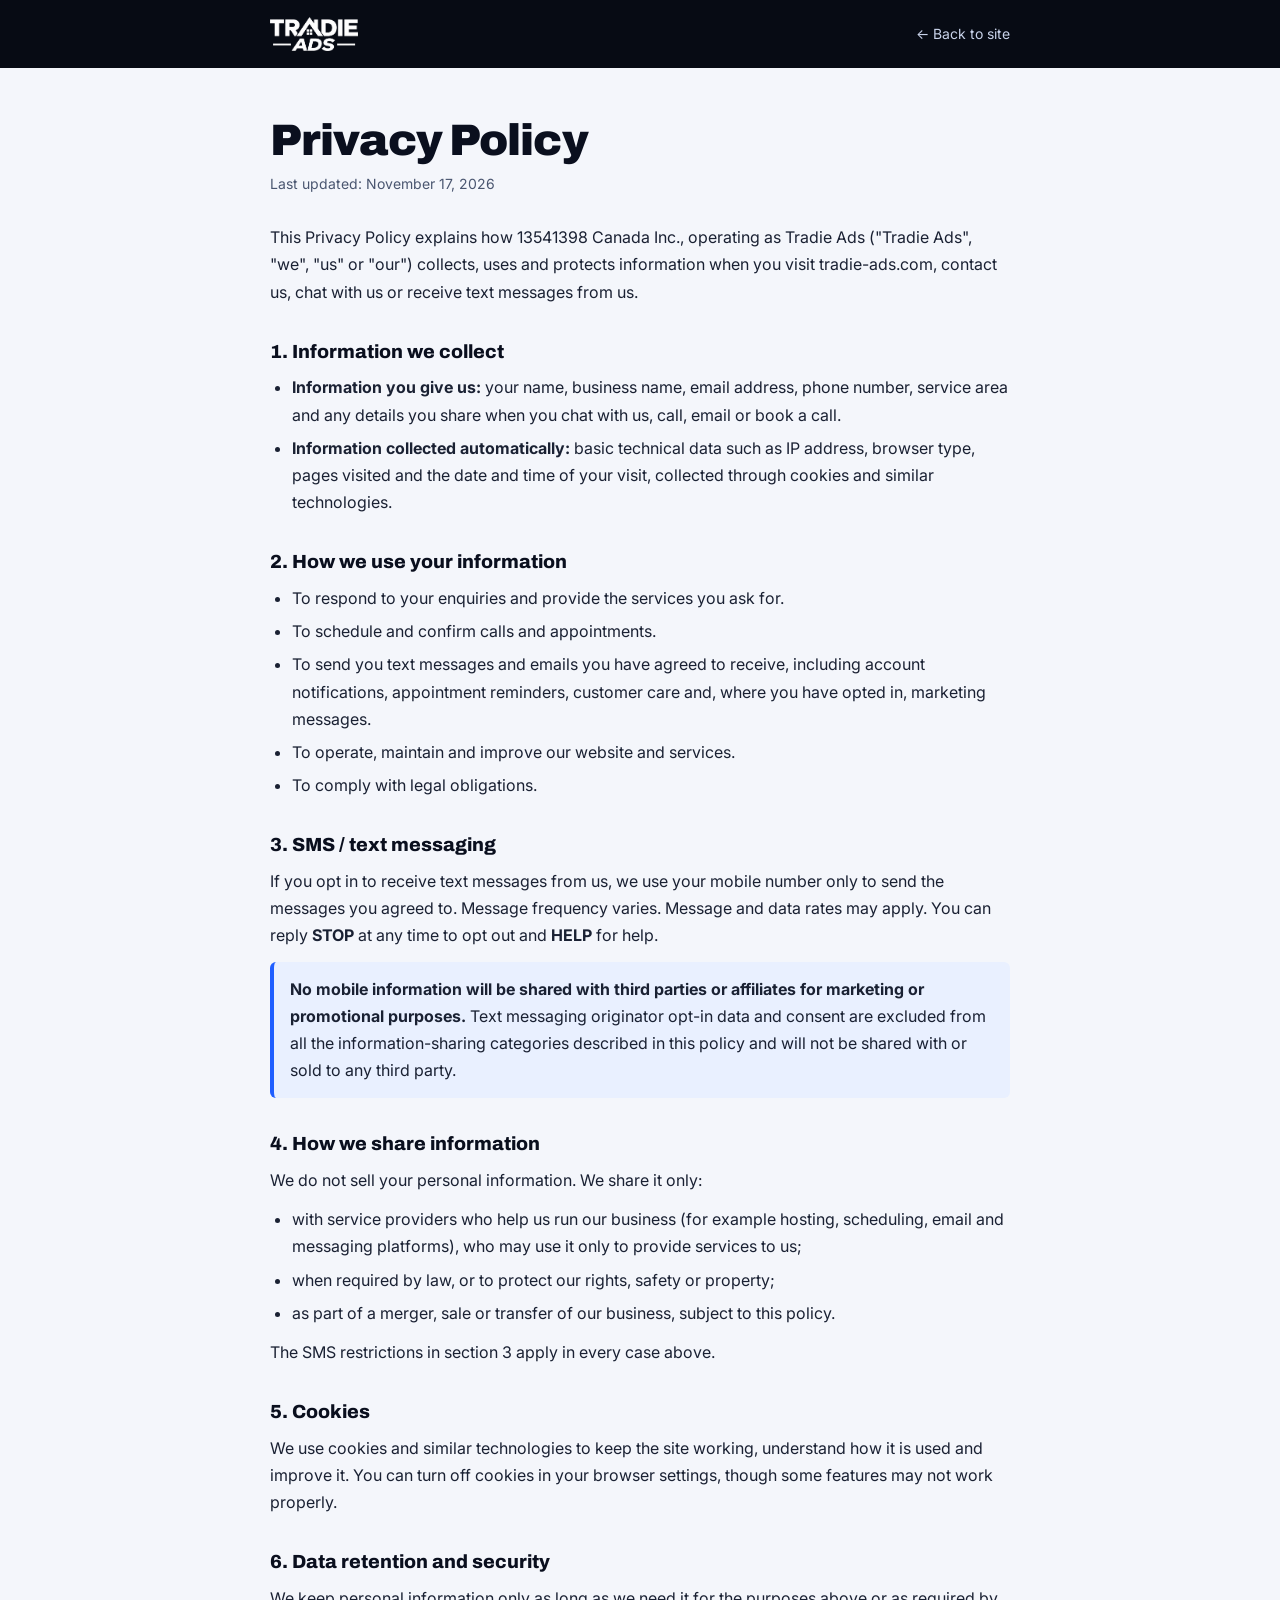
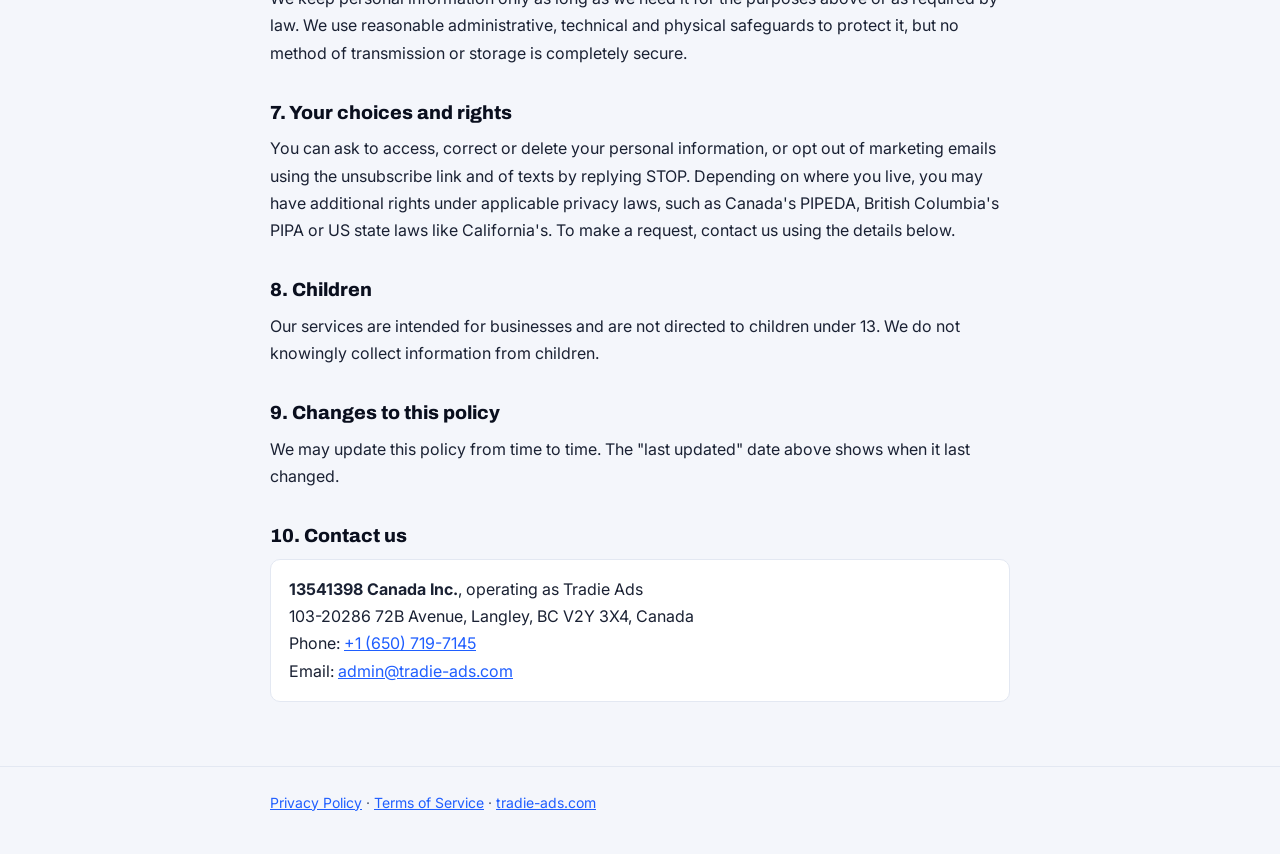
<file: privacy.html>
<!doctype html>
<html lang="en">
<head>
<meta charset="utf-8">
<meta name="viewport" content="width=device-width, initial-scale=1, viewport-fit=cover">
<title>Privacy Policy · Tradie Ads</title>
<meta name="robots" content="noindex">
<link rel="icon" type="image/png" sizes="32x32" href="assets/favicon-32.png">
<link href="https://fonts.googleapis.com/css2?family=Archivo:wght@800;900&family=Inter:wght@400;600&display=swap" rel="stylesheet">
<link rel="stylesheet" href="assets/legal.css">
</head>
<body>
<header class="lg-top"><div class="lg-wrap"><a href="index.html"><img src="assets/logo-white.png" alt="Tradie Ads"></a><a class="back" href="index.html">← Back to site</a></div></header>
<main class="lg-wrap lg-doc">
<h1>Privacy Policy</h1>
<p class="upd">Last updated: <span data-biz="updated">November 17, 2026</span></p>

<p>This Privacy Policy explains how <span data-biz="legal">13541398 Canada Inc.</span>, operating as Tradie Ads ("Tradie Ads", "we", "us" or "our") collects, uses and protects information when you visit tradie-ads.com, contact us, chat with us or receive text messages from us.</p>

<h2>1. Information we collect</h2>
<ul>
  <li><strong>Information you give us:</strong> your name, business name, email address, phone number, service area and any details you share when you chat with us, call, email or book a call.</li>
  <li><strong>Information collected automatically:</strong> basic technical data such as IP address, browser type, pages visited and the date and time of your visit, collected through cookies and similar technologies.</li>
</ul>

<h2>2. How we use your information</h2>
<ul>
  <li>To respond to your enquiries and provide the services you ask for.</li>
  <li>To schedule and confirm calls and appointments.</li>
  <li>To send you text messages and emails you have agreed to receive, including account notifications, appointment reminders, customer care and, where you have opted in, marketing messages.</li>
  <li>To operate, maintain and improve our website and services.</li>
  <li>To comply with legal obligations.</li>
</ul>

<h2>3. SMS / text messaging</h2>
<p>If you opt in to receive text messages from us, we use your mobile number only to send the messages you agreed to. Message frequency varies. Message and data rates may apply. You can reply <strong>STOP</strong> at any time to opt out and <strong>HELP</strong> for help.</p>
<p class="key"><strong>No mobile information will be shared with third parties or affiliates for marketing or promotional purposes.</strong> Text messaging originator opt-in data and consent are excluded from all the information-sharing categories described in this policy and will not be shared with or sold to any third party.</p>

<h2>4. How we share information</h2>
<p>We do not sell your personal information. We share it only:</p>
<ul>
  <li>with service providers who help us run our business (for example hosting, scheduling, email and messaging platforms), who may use it only to provide services to us;</li>
  <li>when required by law, or to protect our rights, safety or property;</li>
  <li>as part of a merger, sale or transfer of our business, subject to this policy.</li>
</ul>
<p>The SMS restrictions in section 3 apply in every case above.</p>

<h2>5. Cookies</h2>
<p>We use cookies and similar technologies to keep the site working, understand how it is used and improve it. You can turn off cookies in your browser settings, though some features may not work properly.</p>

<h2>6. Data retention and security</h2>
<p>We keep personal information only as long as we need it for the purposes above or as required by law. We use reasonable administrative, technical and physical safeguards to protect it, but no method of transmission or storage is completely secure.</p>

<h2>7. Your choices and rights</h2>
<p>You can ask to access, correct or delete your personal information, or opt out of marketing emails using the unsubscribe link and of texts by replying STOP. Depending on where you live, you may have additional rights under applicable privacy laws, such as Canada's PIPEDA, British Columbia's PIPA or US state laws like California's. To make a request, contact us using the details below.</p>

<h2>8. Children</h2>
<p>Our services are intended for businesses and are not directed to children under 13. We do not knowingly collect information from children.</p>

<h2>9. Changes to this policy</h2>
<p>We may update this policy from time to time. The "last updated" date above shows when it last changed.</p>

<h2>10. Contact us</h2>
<address>
  <strong>13541398 Canada Inc.</strong>, operating as Tradie Ads<br>
  <span data-biz="address">103-20286 72B Avenue, Langley, BC V2Y 3X4, Canada</span><br>
  Phone: <a data-biz="phone" href="tel:+16507197145">+1 (650) 719-7145</a><br>
  Email: <a data-biz="email" href="mailto:admin@tradie-ads.com">admin@tradie-ads.com</a>
</address>
</main>
<footer class="lg-foot"><div class="lg-wrap"><a href="privacy.html">Privacy Policy</a> · <a href="terms.html">Terms of Service</a> · <a href="index.html">tradie-ads.com</a></div></footer>
</body>
</html>
</file>
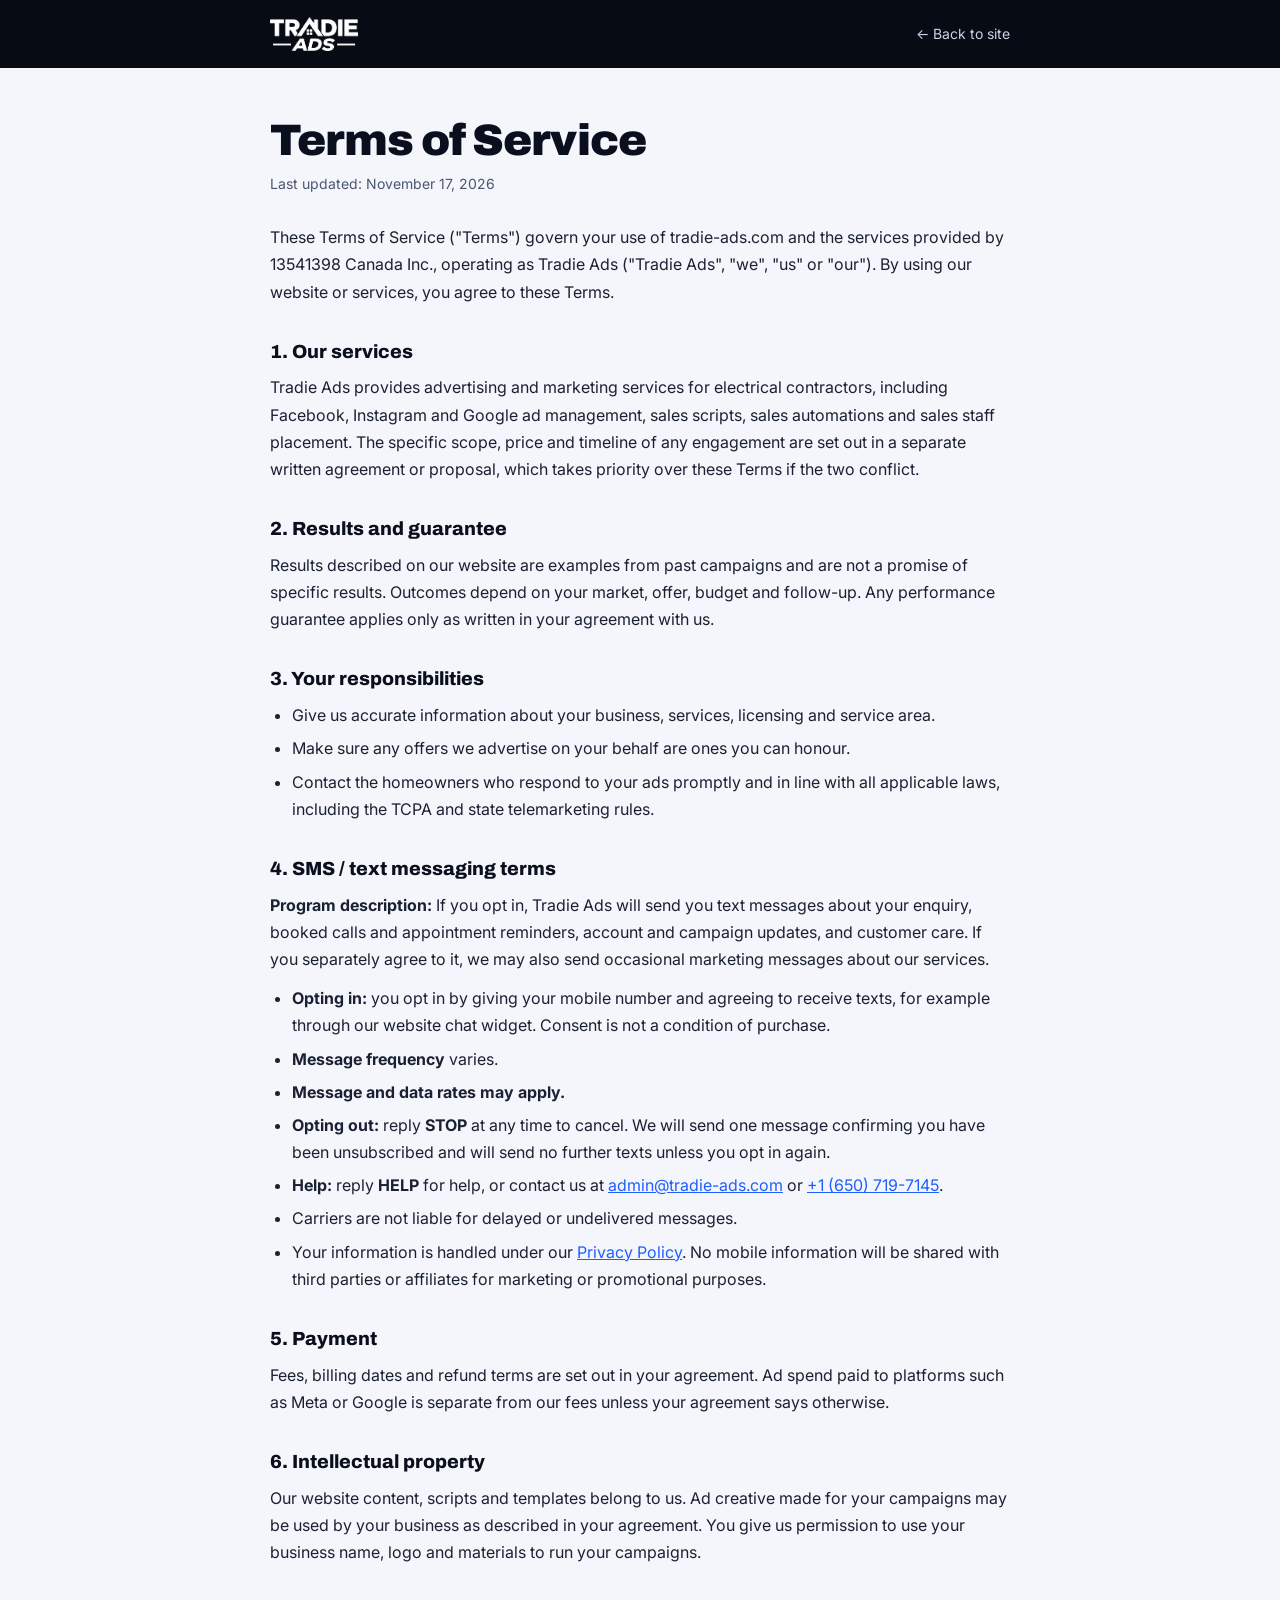
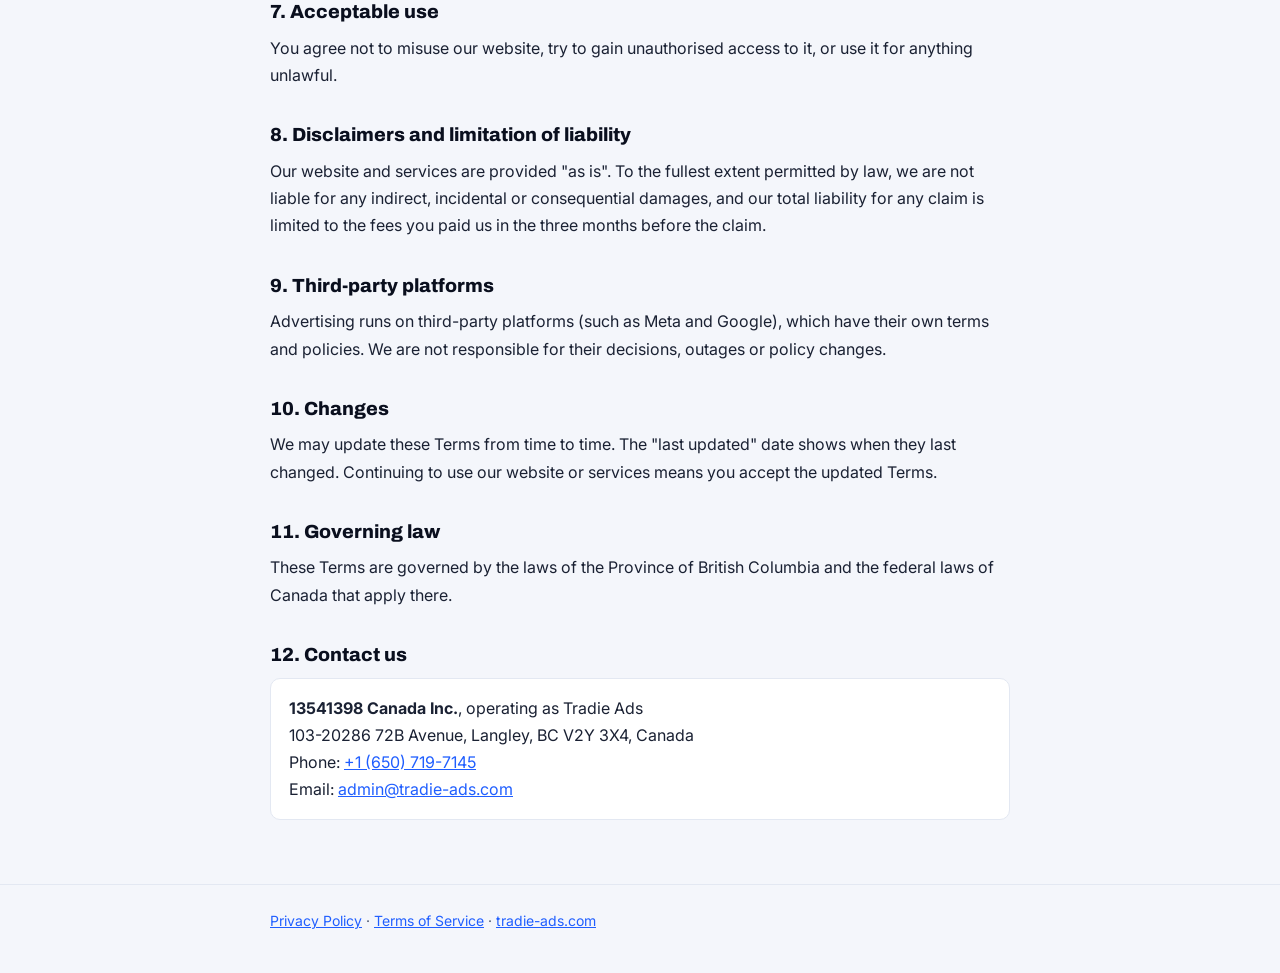
<file: terms.html>
<!doctype html>
<html lang="en">
<head>
<meta charset="utf-8">
<meta name="viewport" content="width=device-width, initial-scale=1, viewport-fit=cover">
<title>Terms of Service · Tradie Ads</title>
<meta name="robots" content="noindex">
<link rel="icon" type="image/png" sizes="32x32" href="assets/favicon-32.png">
<link href="https://fonts.googleapis.com/css2?family=Archivo:wght@800;900&family=Inter:wght@400;600&display=swap" rel="stylesheet">
<link rel="stylesheet" href="assets/legal.css">
</head>
<body>
<header class="lg-top"><div class="lg-wrap"><a href="index.html"><img src="assets/logo-white.png" alt="Tradie Ads"></a><a class="back" href="index.html">← Back to site</a></div></header>
<main class="lg-wrap lg-doc">
<h1>Terms of Service</h1>
<p class="upd">Last updated: November 17, 2026</p>

<p>These Terms of Service ("Terms") govern your use of tradie-ads.com and the services provided by <span data-biz="legal">13541398 Canada Inc.</span>, operating as Tradie Ads ("Tradie Ads", "we", "us" or "our"). By using our website or services, you agree to these Terms.</p>

<h2>1. Our services</h2>
<p>Tradie Ads provides advertising and marketing services for electrical contractors, including Facebook, Instagram and Google ad management, sales scripts, sales automations and sales staff placement. The specific scope, price and timeline of any engagement are set out in a separate written agreement or proposal, which takes priority over these Terms if the two conflict.</p>

<h2>2. Results and guarantee</h2>
<p>Results described on our website are examples from past campaigns and are not a promise of specific results. Outcomes depend on your market, offer, budget and follow-up. Any performance guarantee applies only as written in your agreement with us.</p>

<h2>3. Your responsibilities</h2>
<ul>
  <li>Give us accurate information about your business, services, licensing and service area.</li>
  <li>Make sure any offers we advertise on your behalf are ones you can honour.</li>
  <li>Contact the homeowners who respond to your ads promptly and in line with all applicable laws, including the TCPA and state telemarketing rules.</li>
</ul>

<h2>4. SMS / text messaging terms</h2>
<p><strong>Program description:</strong> If you opt in, <span data-biz="legal">Tradie Ads</span> will send you text messages about your enquiry, booked calls and appointment reminders, account and campaign updates, and customer care. If you separately agree to it, we may also send occasional marketing messages about our services.</p>
<ul>
  <li><strong>Opting in:</strong> you opt in by giving your mobile number and agreeing to receive texts, for example through our website chat widget. Consent is not a condition of purchase.</li>
  <li><strong>Message frequency</strong> varies.</li>
  <li><strong>Message and data rates may apply.</strong></li>
  <li><strong>Opting out:</strong> reply <strong>STOP</strong> at any time to cancel. We will send one message confirming you have been unsubscribed and will send no further texts unless you opt in again.</li>
  <li><strong>Help:</strong> reply <strong>HELP</strong> for help, or contact us at <a data-biz="email" href="mailto:admin@tradie-ads.com">admin@tradie-ads.com</a> or <a data-biz="phone" href="tel:+16507197145">+1 (650) 719-7145</a>.</li>
  <li>Carriers are not liable for delayed or undelivered messages.</li>
  <li>Your information is handled under our <a href="privacy.html">Privacy Policy</a>. No mobile information will be shared with third parties or affiliates for marketing or promotional purposes.</li>
</ul>

<h2>5. Payment</h2>
<p>Fees, billing dates and refund terms are set out in your agreement. Ad spend paid to platforms such as Meta or Google is separate from our fees unless your agreement says otherwise.</p>

<h2>6. Intellectual property</h2>
<p>Our website content, scripts and templates belong to us. Ad creative made for your campaigns may be used by your business as described in your agreement. You give us permission to use your business name, logo and materials to run your campaigns.</p>

<h2>7. Acceptable use</h2>
<p>You agree not to misuse our website, try to gain unauthorised access to it, or use it for anything unlawful.</p>

<h2>8. Disclaimers and limitation of liability</h2>
<p>Our website and services are provided "as is". To the fullest extent permitted by law, we are not liable for any indirect, incidental or consequential damages, and our total liability for any claim is limited to the fees you paid us in the three months before the claim.</p>

<h2>9. Third-party platforms</h2>
<p>Advertising runs on third-party platforms (such as Meta and Google), which have their own terms and policies. We are not responsible for their decisions, outages or policy changes.</p>

<h2>10. Changes</h2>
<p>We may update these Terms from time to time. The "last updated" date shows when they last changed. Continuing to use our website or services means you accept the updated Terms.</p>

<h2>11. Governing law</h2>
<p>These Terms are governed by the laws of the Province of British Columbia and the federal laws of Canada that apply there.</p>

<h2>12. Contact us</h2>
<address>
  <strong>13541398 Canada Inc.</strong>, operating as Tradie Ads<br>
  <span data-biz="address">103-20286 72B Avenue, Langley, BC V2Y 3X4, Canada</span><br>
  Phone: <a data-biz="phone" href="tel:+16507197145">+1 (650) 719-7145</a><br>
  Email: <a data-biz="email" href="mailto:admin@tradie-ads.com">admin@tradie-ads.com</a>
</address>
</main>
<footer class="lg-foot"><div class="lg-wrap"><a href="privacy.html">Privacy Policy</a> · <a href="terms.html">Terms of Service</a> · <a href="index.html">tradie-ads.com</a></div></footer>
</body>
</html>
</file>
<file: assets/legal.css>
:root { --bg: #070b14; --line: #1e2a44; --text: #1a2133; --muted: #4a5670; --blue: #1f5eff; }
* { box-sizing: border-box; margin: 0; padding: 0; }
html { -webkit-text-size-adjust: 100%; text-size-adjust: 100%; }
body { background: #f4f6fb; color: var(--text); font: 400 16px/1.7 Inter, system-ui, -apple-system, "Segoe UI", sans-serif; }
a { color: var(--blue); }
.lg-wrap { max-width: 780px; margin: 0 auto; padding: 0 20px; }
.lg-top { background: var(--bg); }
.lg-top .lg-wrap { display: flex; align-items: center; justify-content: space-between; height: 68px; }
.lg-top img { height: 34px; width: auto; display: block; }
.lg-top .back { color: #c9d3ea; text-decoration: none; font-size: 14px; }
.lg-doc { padding-top: 48px; padding-bottom: 64px; }
.lg-doc h1 { font: 900 clamp(30px, 6vw, 44px)/1.1 Archivo, Inter, system-ui, sans-serif; letter-spacing: -.02em; color: #0a0f1e; }
.lg-doc .upd { color: var(--muted); font-size: 14px; margin: 8px 0 28px; }
.lg-doc h2 { font: 800 19px/1.3 Archivo, Inter, system-ui, sans-serif; color: #0a0f1e; margin: 34px 0 10px; }
.lg-doc p, .lg-doc ul { margin-bottom: 12px; }
.lg-doc ul { padding-left: 22px; }
.lg-doc li { margin-bottom: 6px; }
.lg-doc .key { background: #e9f0ff; border-left: 4px solid var(--blue); padding: 14px 16px; border-radius: 6px; }
.lg-doc address { font-style: normal; background: #fff; border: 1px solid #e3e8f2; border-radius: 10px; padding: 16px 18px; }
.lg-foot { border-top: 1px solid #e3e8f2; padding: 24px 0 40px; font-size: 14px; color: var(--muted); }
</file>
